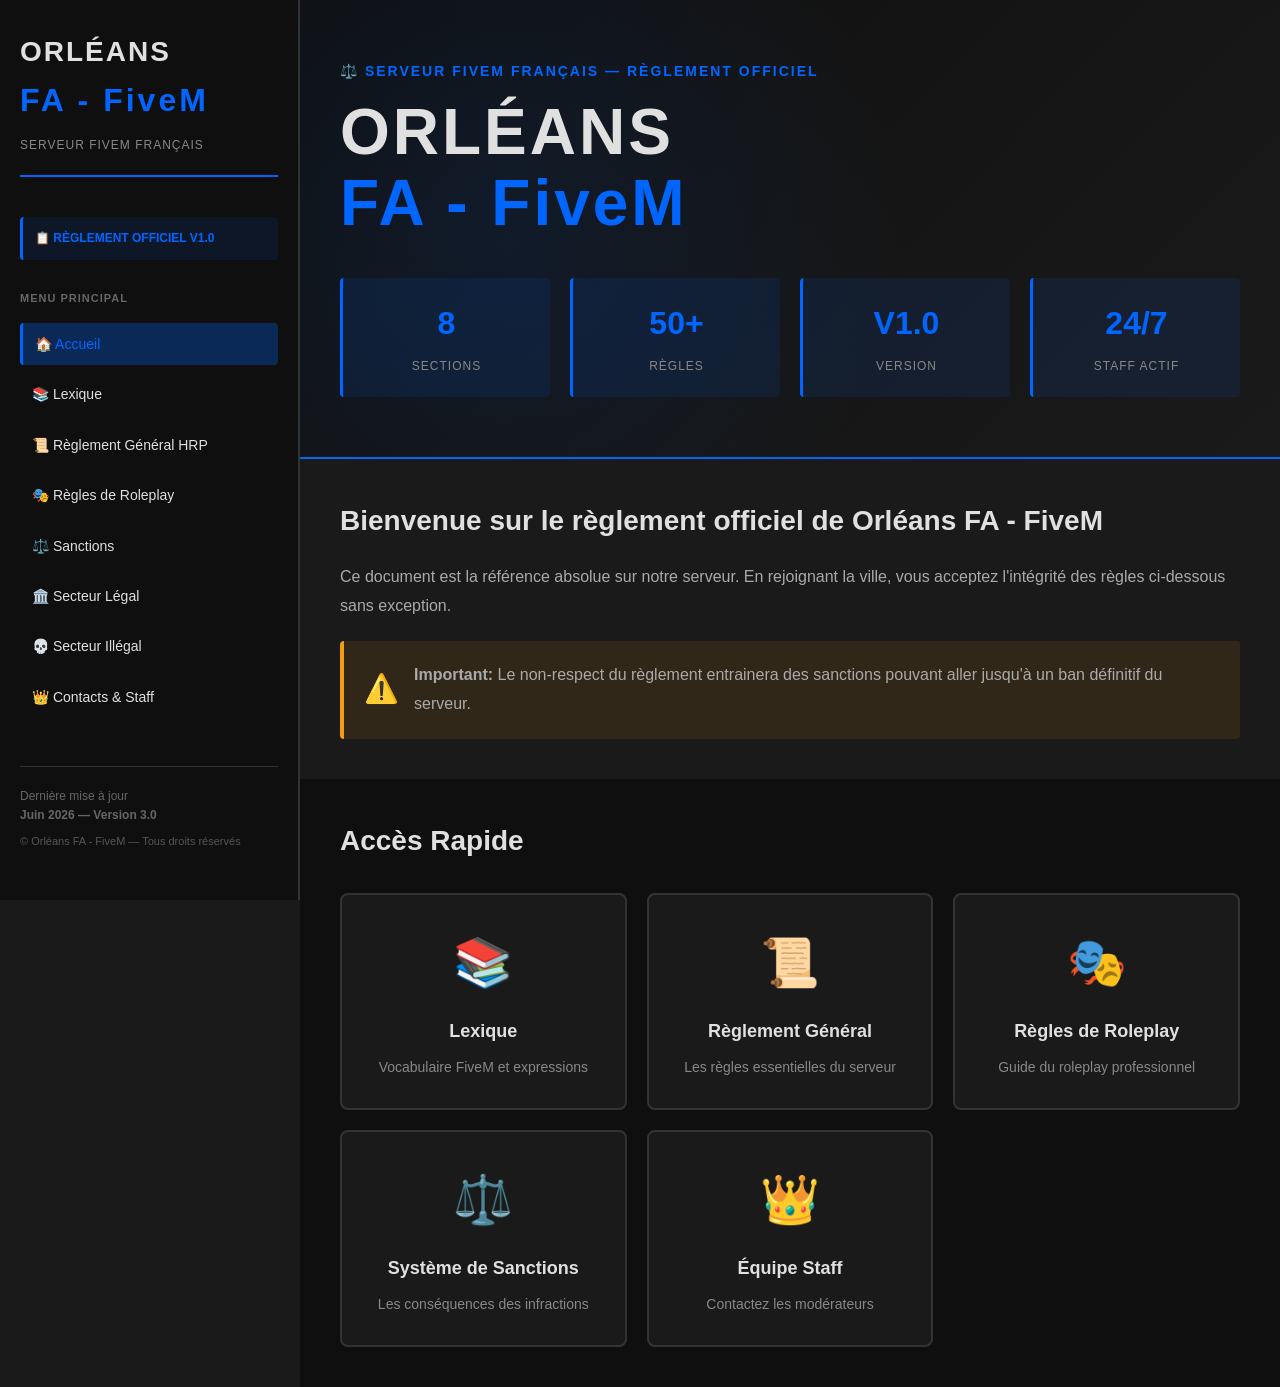
<file: index.html>
﻿<!DOCTYPE html>
<html lang="fr">
<head>
    <meta charset="UTF-8">
    <meta name="viewport" content="width=device-width, initial-scale=1.0">
    <title>Orléans FA - FiveM | Règlement Officiel</title>
    <link rel="stylesheet" href="styles.css">
</head>
<body>
    <!-- Écran de Chargement -->
    <div class="loader-container" id="loaderContainer">
        <div class="loader">
            <div class="loader-text">ORLÉANS FA - FIVEM</div>
            <div class="loader-bar"></div>
        </div>
    </div>

    <!-- Barre de Défilement -->
    <div class="scroll-progress" id="scrollProgress"></div>

    <!-- Bouton Scroll to Top -->
    <button id="scrollToTopBtn" title="Retour en haut" aria-label="Retour en haut"></button>

    <div class="container">
        <!-- Sidebar Navigation -->
        <aside class="sidebar">
            <div class="logo-section">
                <h1>ORLÉANS</h1>
                <h2>FA - FiveM</h2>
                <p class="subtitle">SERVEUR FIVEM FRANÇAIS</p>
            </div>

            <div class="version-info">
                <p class="version-title">📋 RÈGLEMENT OFFICIEL V1.0</p>
            </div>

            <nav class="menu-principal">
                <h3>MENU PRINCIPAL</h3>
                <ul>
                    <li><a href="index.html" class="nav-link active">🏠 Accueil</a></li>
                    <li><a href="pages/lexique.html" class="nav-link">📚 Lexique</a></li>
                    <li><a href="pages/reglement-general.html" class="nav-link">📜 Règlement Général HRP</a></li>
                    <li><a href="pages/regles-roleplay.html" class="nav-link">🎭 Règles de Roleplay</a></li>
                    <li><a href="pages/sanctions.html" class="nav-link">⚖️ Sanctions</a></li>
                    <li><a href="pages/secteur-legal.html" class="nav-link">🏛️ Secteur Légal</a></li>
                    <li><a href="pages/secteur-illegal.html" class="nav-link">💀 Secteur Illégal</a></li>
                    <li><a href="pages/contacts-staff.html" class="nav-link">👑 Contacts & Staff</a></li>
                </ul>
            </nav>

            <div class="footer-sidebar">
                <p>Dernière mise à jour<br><strong>Juin 2026 — Version 3.0</strong></p>
                <p class="copyright">© Orléans FA - FiveM — Tous droits réservés</p>
            </div>
        </aside>

        <!-- Menu Hamburger pour Mobile -->
        <div class="mobile-menu-toggle" id="mobileMenuToggle">
            <span></span>
            <span></span>
            <span></span>
        </div>

        <!-- Main Content -->
        <main class="main-content">
            <header class="header-banner">
                <div class="banner-content">
                    <p class="banner-subtitle">⚖️ SERVEUR FIVEM FRANÇAIS — RÈGLEMENT OFFICIEL</p>
                    <h1 class="banner-title">ORLÉANS<br><span class="highlight">FA - FiveM</span></h1>
                    <div class="stats">
                        <div class="stat-box">
                            <span class="stat-number">8</span>
                            <span class="stat-label">SECTIONS</span>
                        </div>
                        <div class="stat-box">
                            <span class="stat-number">50+</span>
                            <span class="stat-label">RÈGLES</span>
                        </div>
                        <div class="stat-box">
                            <span class="stat-number">V1.0</span>
                            <span class="stat-label">VERSION</span>
                        </div>
                        <div class="stat-box">
                            <span class="stat-number">24/7</span>
                            <span class="stat-label">STAFF ACTIF</span>
                        </div>
                    </div>
                </div>
            </header>

            <section class="welcome-section">
                <h2>Bienvenue sur le règlement officiel de <strong>Orléans FA - FiveM</strong></h2>
                <p>Ce document est la référence absolue sur notre serveur. En rejoignant la ville, vous acceptez l'intégrité des règles ci-dessous sans exception.</p>
                <div class="alert-banner">
                    <span class="alert-icon">⚠️</span>
                    <p><strong>Important:</strong> Le non-respect du règlement entrainera des sanctions pouvant aller jusqu'à un ban définitif du serveur.</p>
                </div>
            </section>

            <section class="quick-access">
                <h2>Accès Rapide</h2>
                <div class="quick-cards">
                    <a href="pages/lexique.html" class="quick-card">
                        <span class="card-icon">📚</span>
                        <h3>Lexique</h3>
                        <p>Vocabulaire FiveM et expressions</p>
                    </a>
                    <a href="pages/reglement-general.html" class="quick-card">
                        <span class="card-icon">📜</span>
                        <h3>Règlement Général</h3>
                        <p>Les règles essentielles du serveur</p>
                    </a>
                    <a href="pages/regles-roleplay.html" class="quick-card">
                        <span class="card-icon">🎭</span>
                        <h3>Règles de Roleplay</h3>
                        <p>Guide du roleplay professionnel</p>
                    </a>
                    <a href="pages/sanctions.html" class="quick-card">
                        <span class="card-icon">⚖️</span>
                        <h3>Système de Sanctions</h3>
                        <p>Les conséquences des infractions</p>
                    </a>
                    <a href="pages/contacts-staff.html" class="quick-card">
                        <span class="card-icon">👑</span>
                        <h3>Équipe Staff</h3>
                        <p>Contactez les modérateurs</p>
                    </a>
                </div>
            </section>
        </main>
    </div>

    <script src="script.js"></script>
</body>
</html>
</file>
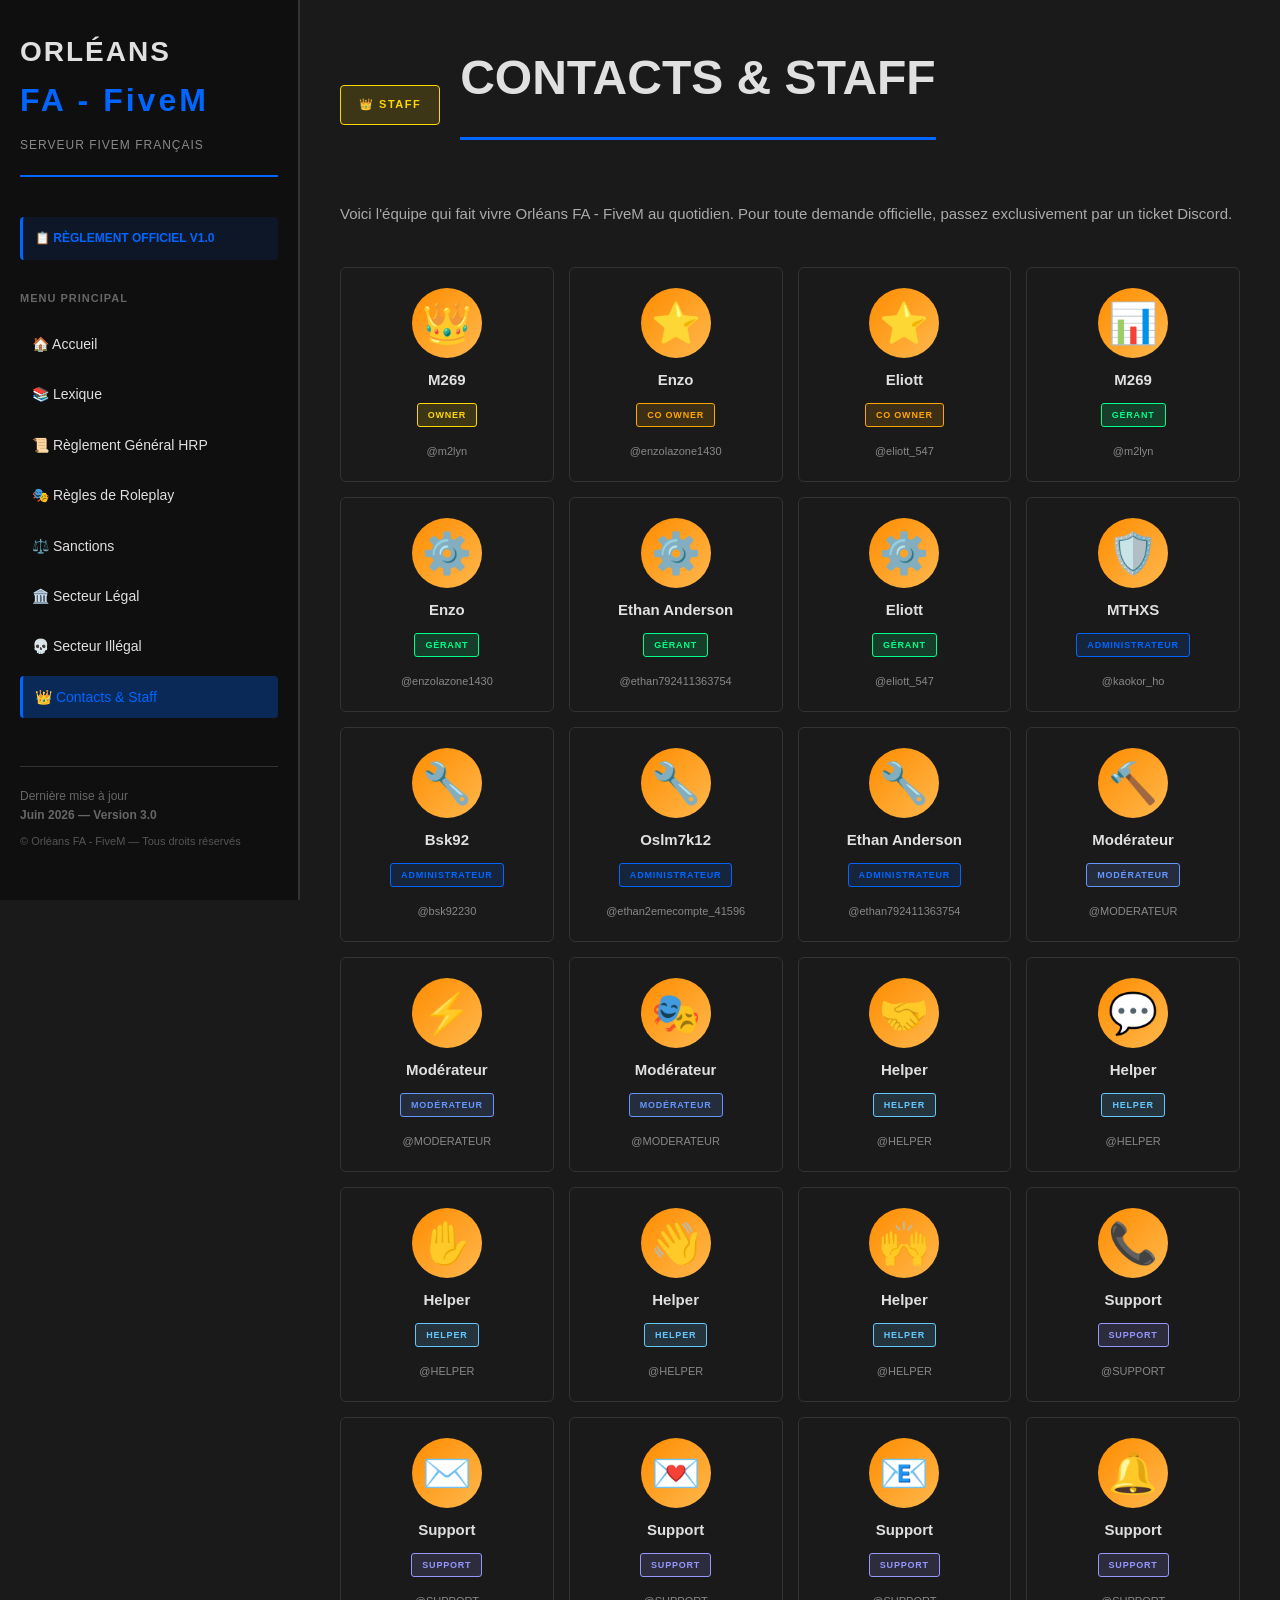
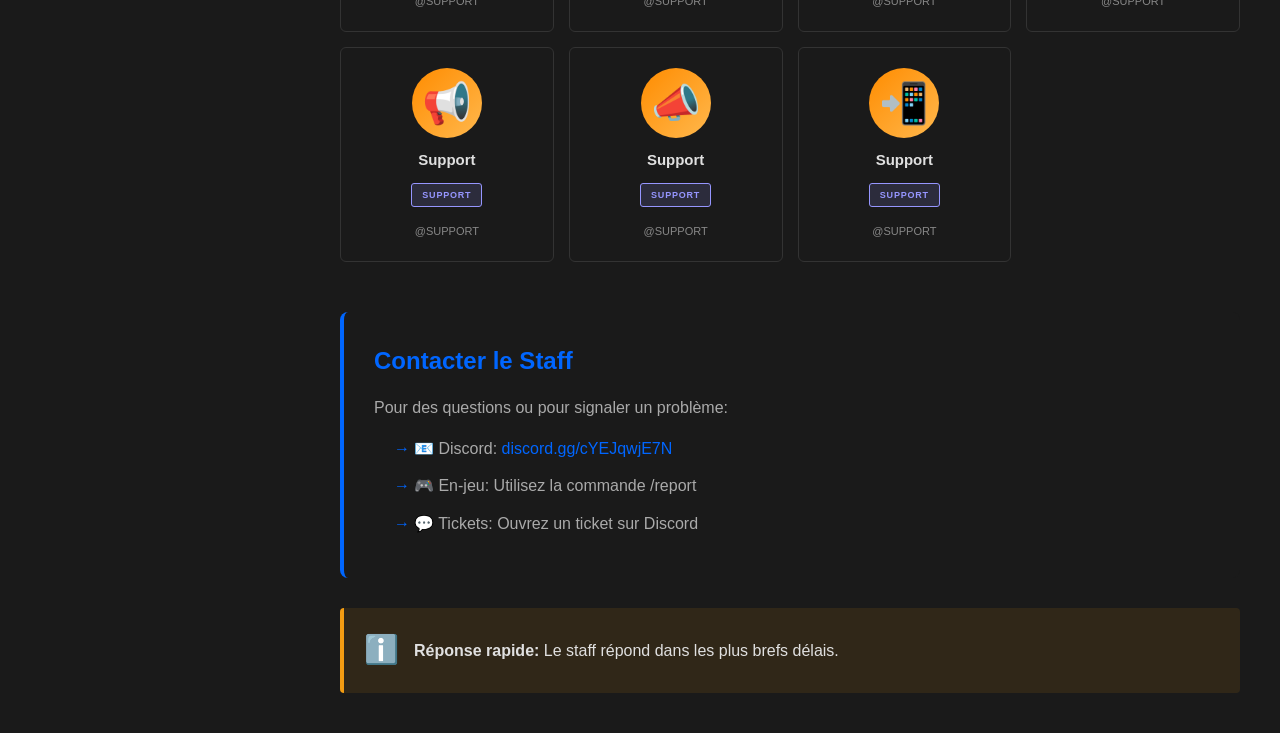
<file: pages/contacts-staff.html>
﻿<!DOCTYPE html>
<html lang="fr">
<head>
    <meta charset="UTF-8">
    <meta name="viewport" content="width=device-width, initial-scale=1.0">
    <title>Équipe Staff - Orléans FA - FiveM</title>
    <link rel="stylesheet" href="../styles.css">
    <link rel="stylesheet" href="../staff-styles.css">
</head>
<body>
    <div class="loader-container" id="loaderContainer">
        <div class="loader">
            <div class="loader-text">ORLÉANS FA - FIVEM</div>
            <div class="loader-bar"></div>
        </div>
    </div>

    <div class="scroll-progress" id="scrollProgress"></div>

    <button id="scrollToTopBtn" title="Retour en haut" aria-label="Retour en haut"></button>

    <div class="container">
        <aside class="sidebar">
            <div class="logo-section">
                <h1>ORLÉANS</h1>
                <h2>FA - FiveM</h2>
                <p class="subtitle">SERVEUR FIVEM FRANÇAIS</p>
            </div>

            <div class="version-info">
                <p class="version-title">📋 RÈGLEMENT OFFICIEL V1.0</p>
            </div>

            <nav class="menu-principal">
                <h3>MENU PRINCIPAL</h3>
                <ul>
                    <li><a href="../index.html" class="nav-link">🏠 Accueil</a></li>
                    <li><a href="lexique.html" class="nav-link">📚 Lexique</a></li>
                    <li><a href="reglement-general.html" class="nav-link">📜 Règlement Général HRP</a></li>
                    <li><a href="regles-roleplay.html" class="nav-link">🎭 Règles de Roleplay</a></li>
                    <li><a href="sanctions.html" class="nav-link">⚖️ Sanctions</a></li>
                    <li><a href="secteur-legal.html" class="nav-link">🏛️ Secteur Légal</a></li>
                    <li><a href="secteur-illegal.html" class="nav-link">💀 Secteur Illégal</a></li>
                    <li><a href="contacts-staff.html" class="nav-link active">👑 Contacts & Staff</a></li>
                </ul>
            </nav>

            <div class="footer-sidebar">
                <p>Dernière mise à jour<br><strong>Juin 2026 — Version 3.0</strong></p>
                <p class="copyright">© Orléans FA - FiveM — Tous droits réservés</p>
            </div>
        </aside>

        <div class="mobile-menu-toggle" id="mobileMenuToggle">
            <span></span>
            <span></span>
            <span></span>
        </div>

        <main class="main-content">
            <div class="page-content staff-page">
                <div class="staff-header">
                    <div class="staff-badge">👑 STAFF</div>
                    <h1 class="page-title">CONTACTS & STAFF</h1>
                </div>

                <p class="staff-intro">Voici l'équipe qui fait vivre Orléans FA - FiveM au quotidien. Pour toute demande officielle, passez exclusivement par un ticket Discord.</p>

                <!-- ALL STAFF GRID -->
                <div class="staff-grid">
                    <!-- OWNER -->
                    <div class="staff-card" data-role="Owner">
                        <div class="staff-card-hover-bar"></div>
                        <div class="staff-avatar">👑</div>
                        <h3 class="staff-name">M269</h3>
                        <div class="staff-role owner">Owner</div>
                        <p class="staff-discord">@m2lyn</p>
                    </div>

                    <!-- CO-OWNER -->
                    <div class="staff-card" data-role="Co Owner">
                        <div class="staff-card-hover-bar"></div>
                        <div class="staff-avatar">⭐</div>
                        <h3 class="staff-name">Enzo</h3>
                        <div class="staff-role co-owner">Co Owner</div>
                        <p class="staff-discord">@enzolazone1430</p>
                    </div>

                    <div class="staff-card" data-role="Co Owner">
                        <div class="staff-card-hover-bar"></div>
                        <div class="staff-avatar">⭐</div>
                        <h3 class="staff-name">Eliott</h3>
                        <div class="staff-role co-owner">Co Owner</div>
                        <p class="staff-discord">@eliott_547</p>
                    </div>

                    <!-- GÉRANTS -->
                    <div class="staff-card" data-role="Gérant">
                        <div class="staff-card-hover-bar"></div>
                        <div class="staff-avatar">📊</div>
                        <h3 class="staff-name">M269</h3>
                        <div class="staff-role gerant">Gérant</div>
                        <p class="staff-discord">@m2lyn</p>
                    </div>

                    <div class="staff-card" data-role="Gérant">
                        <div class="staff-card-hover-bar"></div>
                        <div class="staff-avatar">⚙️</div>
                        <h3 class="staff-name">Enzo</h3>
                        <div class="staff-role gerant">Gérant</div>
                        <p class="staff-discord">@enzolazone1430</p>
                    </div>

                    <div class="staff-card" data-role="Gérant">
                        <div class="staff-card-hover-bar"></div>
                        <div class="staff-avatar">⚙️</div>
                        <h3 class="staff-name">Ethan Anderson</h3>
                        <div class="staff-role gerant">Gérant</div>
                        <p class="staff-discord">@ethan792411363754</p>
                    </div>

                    <div class="staff-card" data-role="Gérant">
                        <div class="staff-card-hover-bar"></div>
                        <div class="staff-avatar">⚙️</div>
                        <h3 class="staff-name">Eliott</h3>
                        <div class="staff-role gerant">Gérant</div>
                        <p class="staff-discord">@eliott_547</p>
                    </div>

                    <!-- ADMINISTRATEURS -->
                    <div class="staff-card" data-role="Administrateur">
                        <div class="staff-card-hover-bar"></div>
                        <div class="staff-avatar">🛡️</div>
                        <h3 class="staff-name">MTHXS</h3>
                        <div class="staff-role admin">Administrateur</div>
                        <p class="staff-discord">@kaokor_ho</p>
                    </div>

                    <div class="staff-card" data-role="Administrateur">
                        <div class="staff-card-hover-bar"></div>
                        <div class="staff-avatar">🔧</div>
                        <h3 class="staff-name">Bsk92</h3>
                        <div class="staff-role admin">Administrateur</div>
                        <p class="staff-discord">@bsk92230</p>
                    </div>

                    <div class="staff-card" data-role="Administrateur">
                        <div class="staff-card-hover-bar"></div>
                        <div class="staff-avatar">🔧</div>
                        <h3 class="staff-name">Oslm7k12</h3>
                        <div class="staff-role admin">Administrateur</div>
                        <p class="staff-discord">@ethan2emecompte_41596</p>
                    </div>

                    <div class="staff-card" data-role="Administrateur">
                        <div class="staff-card-hover-bar"></div>
                        <div class="staff-avatar">🔧</div>
                        <h3 class="staff-name">Ethan Anderson</h3>
                        <div class="staff-role admin">Administrateur</div>
                        <p class="staff-discord">@ethan792411363754</p>
                    </div>

                    <!-- MODÉRATEURS -->
                    <div class="staff-card" data-role="Modérateur">
                        <div class="staff-card-hover-bar"></div>
                        <div class="staff-avatar">🔨</div>
                        <h3 class="staff-name">Modérateur</h3>
                        <div class="staff-role moderator">Modérateur</div>
                        <p class="staff-discord">@MODERATEUR</p>
                    </div>

                    <div class="staff-card" data-role="Modérateur">
                        <div class="staff-card-hover-bar"></div>
                        <div class="staff-avatar">⚡</div>
                        <h3 class="staff-name">Modérateur</h3>
                        <div class="staff-role moderator">Modérateur</div>
                        <p class="staff-discord">@MODERATEUR</p>
                    </div>

                    <div class="staff-card" data-role="Modérateur">
                        <div class="staff-card-hover-bar"></div>
                        <div class="staff-avatar">🎭</div>
                        <h3 class="staff-name">Modérateur</h3>
                        <div class="staff-role moderator">Modérateur</div>
                        <p class="staff-discord">@MODERATEUR</p>
                    </div>

                    <!-- HELPERS -->
                    <div class="staff-card" data-role="Helper">
                        <div class="staff-card-hover-bar"></div>
                        <div class="staff-avatar">🤝</div>
                        <h3 class="staff-name">Helper</h3>
                        <div class="staff-role helper">Helper</div>
                        <p class="staff-discord">@HELPER</p>
                    </div>

                    <div class="staff-card" data-role="Helper">
                        <div class="staff-card-hover-bar"></div>
                        <div class="staff-avatar">💬</div>
                        <h3 class="staff-name">Helper</h3>
                        <div class="staff-role helper">Helper</div>
                        <p class="staff-discord">@HELPER</p>
                    </div>

                    <div class="staff-card" data-role="Helper">
                        <div class="staff-card-hover-bar"></div>
                        <div class="staff-avatar">✋</div>
                        <h3 class="staff-name">Helper</h3>
                        <div class="staff-role helper">Helper</div>
                        <p class="staff-discord">@HELPER</p>
                    </div>

                    <div class="staff-card" data-role="Helper">
                        <div class="staff-card-hover-bar"></div>
                        <div class="staff-avatar">👋</div>
                        <h3 class="staff-name">Helper</h3>
                        <div class="staff-role helper">Helper</div>
                        <p class="staff-discord">@HELPER</p>
                    </div>

                    <div class="staff-card" data-role="Helper">
                        <div class="staff-card-hover-bar"></div>
                        <div class="staff-avatar">🙌</div>
                        <h3 class="staff-name">Helper</h3>
                        <div class="staff-role helper">Helper</div>
                        <p class="staff-discord">@HELPER</p>
                    </div>

                    <!-- SUPPORT -->
                    <div class="staff-card" data-role="Support">
                        <div class="staff-card-hover-bar"></div>
                        <div class="staff-avatar">📞</div>
                        <h3 class="staff-name">Support</h3>
                        <div class="staff-role support">Support</div>
                        <p class="staff-discord">@SUPPORT</p>
                    </div>

                    <div class="staff-card" data-role="Support">
                        <div class="staff-card-hover-bar"></div>
                        <div class="staff-avatar">✉️</div>
                        <h3 class="staff-name">Support</h3>
                        <div class="staff-role support">Support</div>
                        <p class="staff-discord">@SUPPORT</p>
                    </div>

                    <div class="staff-card" data-role="Support">
                        <div class="staff-card-hover-bar"></div>
                        <div class="staff-avatar">💌</div>
                        <h3 class="staff-name">Support</h3>
                        <div class="staff-role support">Support</div>
                        <p class="staff-discord">@SUPPORT</p>
                    </div>

                    <div class="staff-card" data-role="Support">
                        <div class="staff-card-hover-bar"></div>
                        <div class="staff-avatar">📧</div>
                        <h3 class="staff-name">Support</h3>
                        <div class="staff-role support">Support</div>
                        <p class="staff-discord">@SUPPORT</p>
                    </div>

                    <div class="staff-card" data-role="Support">
                        <div class="staff-card-hover-bar"></div>
                        <div class="staff-avatar">🔔</div>
                        <h3 class="staff-name">Support</h3>
                        <div class="staff-role support">Support</div>
                        <p class="staff-discord">@SUPPORT</p>
                    </div>

                    <div class="staff-card" data-role="Support">
                        <div class="staff-card-hover-bar"></div>
                        <div class="staff-avatar">📢</div>
                        <h3 class="staff-name">Support</h3>
                        <div class="staff-role support">Support</div>
                        <p class="staff-discord">@SUPPORT</p>
                    </div>

                    <div class="staff-card" data-role="Support">
                        <div class="staff-card-hover-bar"></div>
                        <div class="staff-avatar">📣</div>
                        <h3 class="staff-name">Support</h3>
                        <div class="staff-role support">Support</div>
                        <p class="staff-discord">@SUPPORT</p>
                    </div>

                    <div class="staff-card" data-role="Support">
                        <div class="staff-card-hover-bar"></div>
                        <div class="staff-avatar">📲</div>
                        <h3 class="staff-name">Support</h3>
                        <div class="staff-role support">Support</div>
                        <p class="staff-discord">@SUPPORT</p>
                    </div>
                </div>

                <!-- CONTACT INFO -->
                <div class="contact-section">
                    <h2>Contacter le Staff</h2>
                    <p>Pour des questions ou pour signaler un problème:</p>
                    <ul>
                        <li>📧 Discord: <a href="https://discord.gg/cYEJqwjE7N" target="_blank" style="color: #0066FF; text-decoration: none;">discord.gg/cYEJqwjE7N</a></li>
                        <li>🎮 En-jeu: Utilisez la commande /report</li>
                        <li>💬 Tickets: Ouvrez un ticket sur Discord</li>
                    </ul>
                </div>

                <div class="alert-banner">
                    <span class="alert-icon">ℹ️</span>
                    <p><strong>Réponse rapide:</strong> Le staff répond dans les plus brefs délais.</p>
                </div>
            </div>
        </main>
    </div>

    <script src="../script.js"></script>
    <script src="../staff-script.js"></script>
</body>
</html>
</file>
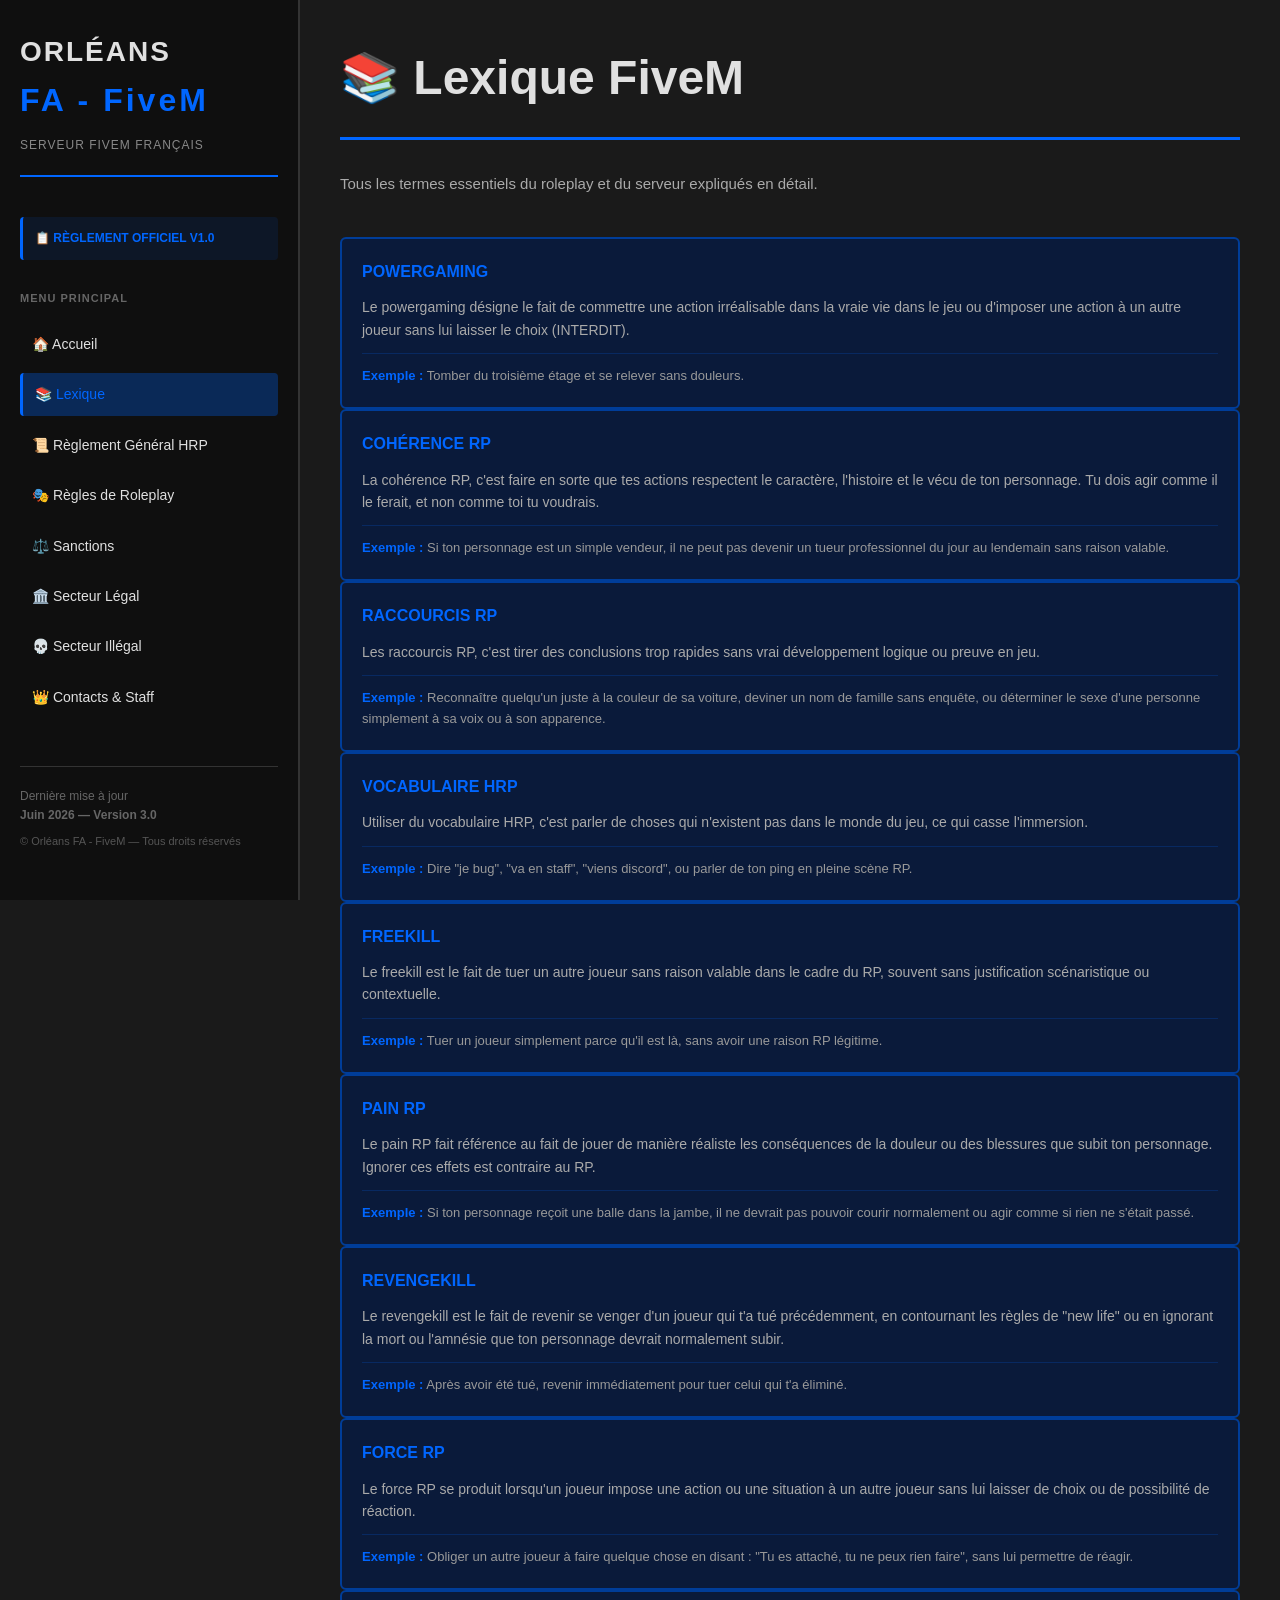
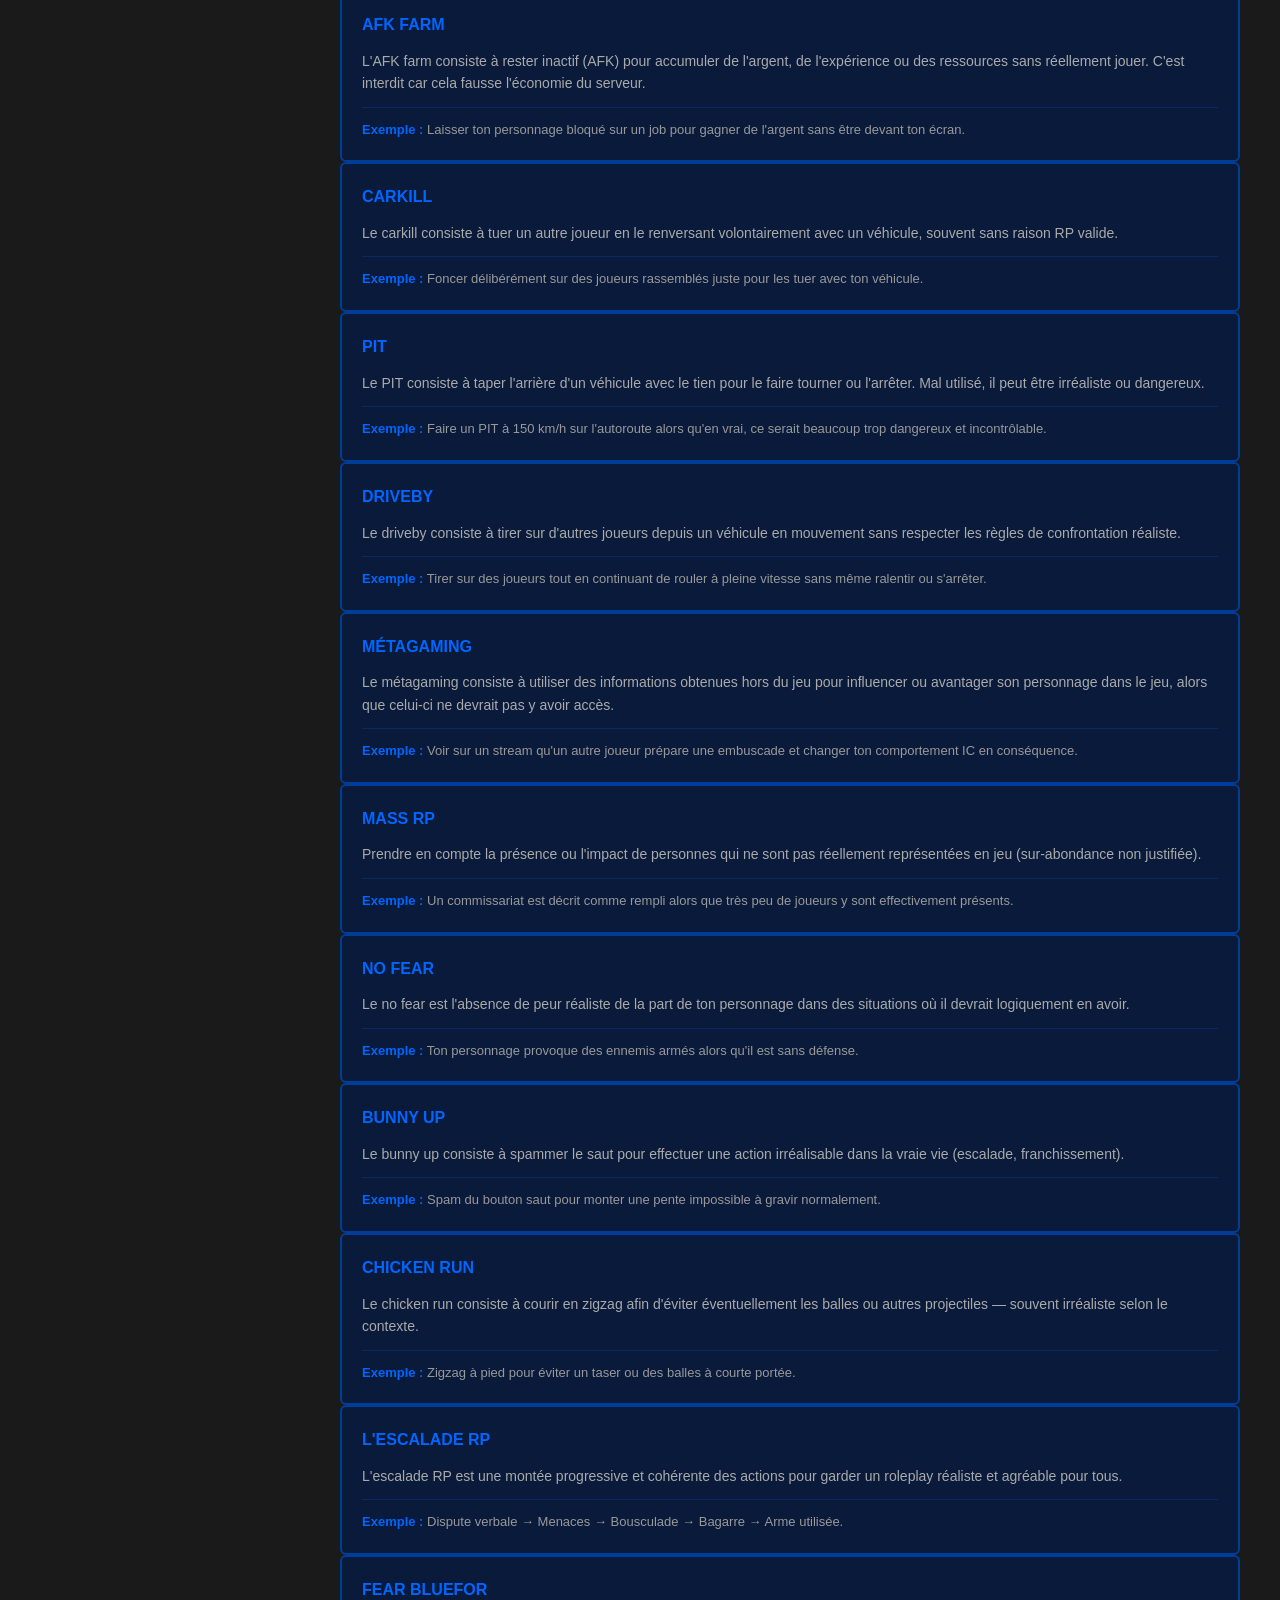
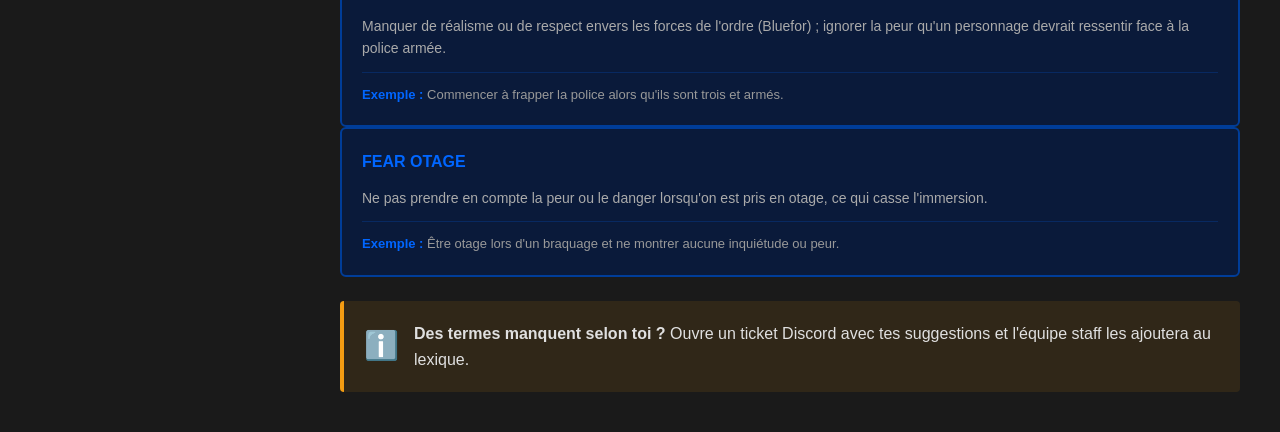
<file: pages/lexique.html>
﻿<!DOCTYPE html>
<html lang="fr">
<head>
  <meta charset="utf-8" />
  <meta name="viewport" content="width=device-width,initial-scale=1" />
  <title>Lexique FiveM - Orléans FA - FiveM</title>
  <link rel="stylesheet" href="../styles.css">
</head>
<body>
  <div class="loader-container" id="loaderContainer">
    <div class="loader">
      <div class="loader-text">ORLÉANS FA - FIVEM</div>
      <div class="loader-bar"></div>
    </div>
  </div>

  <div class="scroll-progress" id="scrollProgress"></div>
  <button id="scrollToTopBtn" title="Retour en haut"></button>

  <div class="container">
    <aside class="sidebar">
      <div class="logo-section">
        <h1>ORLÉANS</h1>
        <h2>FA - FiveM</h2>
        <p class="subtitle">SERVEUR FIVEM FRANÇAIS</p>
      </div>

      <div class="version-info">
        <p class="version-title">📋 RÈGLEMENT OFFICIEL V1.0</p>
      </div>

      <nav class="menu-principal">
        <h3>MENU PRINCIPAL</h3>
        <ul>
          <li><a href="../index.html" class="nav-link">🏠 Accueil</a></li>
          <li><a href="lexique.html" class="nav-link active">📚 Lexique</a></li>
          <li><a href="reglement-general.html" class="nav-link">📜 Règlement Général HRP</a></li>
          <li><a href="regles-roleplay.html" class="nav-link">🎭 Règles de Roleplay</a></li>
          <li><a href="sanctions.html" class="nav-link">⚖️ Sanctions</a></li>
          <li><a href="secteur-legal.html" class="nav-link">🏛️ Secteur Légal</a></li>
          <li><a href="secteur-illegal.html" class="nav-link">💀 Secteur Illégal</a></li>
          <li><a href="contacts-staff.html" class="nav-link">👑 Contacts & Staff</a></li>
        </ul>
      </nav>

      <div class="footer-sidebar">
        <p>Dernière mise à jour<br><strong>Juin 2026 — Version 3.0</strong></p>
        <p class="copyright">© Orléans FA - FiveM — Tous droits réservés</p>
      </div>
    </aside>

    <div class="mobile-menu-toggle" id="mobileMenuToggle">
      <span></span><span></span><span></span>
    </div>

    <main class="main-content">
      <div class="page-content">
        <h1 class="page-title">📚 Lexique FiveM</h1>
        <p class="staff-intro">Tous les termes essentiels du roleplay et du serveur expliqués en détail.</p>

        <section class="lexique-cards">

          <article class="lex-card">
            <header class="lex-card-header">POWERGAMING</header>
            <div class="lex-card-body">
              <p class="lex-desc">Le powergaming désigne le fait de commettre une action irréalisable dans la vraie vie dans le jeu ou d'imposer une action à un autre joueur sans lui laisser le choix (INTERDIT).</p>
              <p class="lex-example"><strong>Exemple :</strong> Tomber du troisième étage et se relever sans douleurs.</p>
            </div>
          </article>

          <article class="lex-card">
            <header class="lex-card-header">COHÉRENCE RP</header>
            <div class="lex-card-body">
              <p class="lex-desc">La cohérence RP, c'est faire en sorte que tes actions respectent le caractère, l'histoire et le vécu de ton personnage. Tu dois agir comme il le ferait, et non comme toi tu voudrais.</p>
              <p class="lex-example"><strong>Exemple :</strong> Si ton personnage est un simple vendeur, il ne peut pas devenir un tueur professionnel du jour au lendemain sans raison valable.</p>
            </div>
          </article>

          <article class="lex-card">
            <header class="lex-card-header">RACCOURCIS RP</header>
            <div class="lex-card-body">
              <p class="lex-desc">Les raccourcis RP, c'est tirer des conclusions trop rapides sans vrai développement logique ou preuve en jeu.</p>
              <p class="lex-example"><strong>Exemple :</strong> Reconnaître quelqu'un juste à la couleur de sa voiture, deviner un nom de famille sans enquête, ou déterminer le sexe d'une personne simplement à sa voix ou à son apparence.</p>
            </div>
          </article>

          <article class="lex-card">
            <header class="lex-card-header">VOCABULAIRE HRP</header>
            <div class="lex-card-body">
              <p class="lex-desc">Utiliser du vocabulaire HRP, c'est parler de choses qui n'existent pas dans le monde du jeu, ce qui casse l'immersion.</p>
              <p class="lex-example"><strong>Exemple :</strong> Dire "je bug", "va en staff", "viens discord", ou parler de ton ping en pleine scène RP.</p>
            </div>
          </article>

          <article class="lex-card">
            <header class="lex-card-header">FREEKILL</header>
            <div class="lex-card-body">
              <p class="lex-desc">Le freekill est le fait de tuer un autre joueur sans raison valable dans le cadre du RP, souvent sans justification scénaristique ou contextuelle.</p>
              <p class="lex-example"><strong>Exemple :</strong> Tuer un joueur simplement parce qu'il est là, sans avoir une raison RP légitime.</p>
            </div>
          </article>

          <article class="lex-card">
            <header class="lex-card-header">PAIN RP</header>
            <div class="lex-card-body">
              <p class="lex-desc">Le pain RP fait référence au fait de jouer de manière réaliste les conséquences de la douleur ou des blessures que subit ton personnage. Ignorer ces effets est contraire au RP.</p>
              <p class="lex-example"><strong>Exemple :</strong> Si ton personnage reçoit une balle dans la jambe, il ne devrait pas pouvoir courir normalement ou agir comme si rien ne s'était passé.</p>
            </div>
          </article>

          <article class="lex-card">
            <header class="lex-card-header">REVENGEKILL</header>
            <div class="lex-card-body">
              <p class="lex-desc">Le revengekill est le fait de revenir se venger d'un joueur qui t'a tué précédemment, en contournant les règles de "new life" ou en ignorant la mort ou l'amnésie que ton personnage devrait normalement subir.</p>
              <p class="lex-example"><strong>Exemple :</strong> Après avoir été tué, revenir immédiatement pour tuer celui qui t'a éliminé.</p>
            </div>
          </article>

          <article class="lex-card">
            <header class="lex-card-header">FORCE RP</header>
            <div class="lex-card-body">
              <p class="lex-desc">Le force RP se produit lorsqu'un joueur impose une action ou une situation à un autre joueur sans lui laisser de choix ou de possibilité de réaction.</p>
              <p class="lex-example"><strong>Exemple :</strong> Obliger un autre joueur à faire quelque chose en disant : "Tu es attaché, tu ne peux rien faire", sans lui permettre de réagir.</p>
            </div>
          </article>

          <article class="lex-card">
            <header class="lex-card-header">AFK FARM</header>
            <div class="lex-card-body">
              <p class="lex-desc">L'AFK farm consiste à rester inactif (AFK) pour accumuler de l'argent, de l'expérience ou des ressources sans réellement jouer. C'est interdit car cela fausse l'économie du serveur.</p>
              <p class="lex-example"><strong>Exemple :</strong> Laisser ton personnage bloqué sur un job pour gagner de l'argent sans être devant ton écran.</p>
            </div>
          </article>

          <article class="lex-card">
            <header class="lex-card-header">CARKILL</header>
            <div class="lex-card-body">
              <p class="lex-desc">Le carkill consiste à tuer un autre joueur en le renversant volontairement avec un véhicule, souvent sans raison RP valide.</p>
              <p class="lex-example"><strong>Exemple :</strong> Foncer délibérément sur des joueurs rassemblés juste pour les tuer avec ton véhicule.</p>
            </div>
          </article>

          <article class="lex-card">
            <header class="lex-card-header">PIT</header>
            <div class="lex-card-body">
              <p class="lex-desc">Le PIT consiste à taper l'arrière d'un véhicule avec le tien pour le faire tourner ou l'arrêter. Mal utilisé, il peut être irréaliste ou dangereux.</p>
              <p class="lex-example"><strong>Exemple :</strong> Faire un PIT à 150 km/h sur l'autoroute alors qu'en vrai, ce serait beaucoup trop dangereux et incontrôlable.</p>
            </div>
          </article>

          <article class="lex-card">
            <header class="lex-card-header">DRIVEBY</header>
            <div class="lex-card-body">
              <p class="lex-desc">Le driveby consiste à tirer sur d'autres joueurs depuis un véhicule en mouvement sans respecter les règles de confrontation réaliste.</p>
              <p class="lex-example"><strong>Exemple :</strong> Tirer sur des joueurs tout en continuant de rouler à pleine vitesse sans même ralentir ou s'arrêter.</p>
            </div>
          </article>

          <article class="lex-card">
            <header class="lex-card-header">MÉTAGAMING</header>
            <div class="lex-card-body">
              <p class="lex-desc">Le métagaming consiste à utiliser des informations obtenues hors du jeu pour influencer ou avantager son personnage dans le jeu, alors que celui-ci ne devrait pas y avoir accès.</p>
              <p class="lex-example"><strong>Exemple :</strong> Voir sur un stream qu'un autre joueur prépare une embuscade et changer ton comportement IC en conséquence.</p>
            </div>
          </article>

          <article class="lex-card">
            <header class="lex-card-header">MASS RP</header>
            <div class="lex-card-body">
              <p class="lex-desc">Prendre en compte la présence ou l'impact de personnes qui ne sont pas réellement représentées en jeu (sur-abondance non justifiée).</p>
              <p class="lex-example"><strong>Exemple :</strong> Un commissariat est décrit comme rempli alors que très peu de joueurs y sont effectivement présents.</p>
            </div>
          </article>

          <article class="lex-card">
            <header class="lex-card-header">NO FEAR</header>
            <div class="lex-card-body">
              <p class="lex-desc">Le no fear est l'absence de peur réaliste de la part de ton personnage dans des situations où il devrait logiquement en avoir.</p>
              <p class="lex-example"><strong>Exemple :</strong> Ton personnage provoque des ennemis armés alors qu'il est sans défense.</p>
            </div>
          </article>

          <article class="lex-card">
            <header class="lex-card-header">BUNNY UP</header>
            <div class="lex-card-body">
              <p class="lex-desc">Le bunny up consiste à spammer le saut pour effectuer une action irréalisable dans la vraie vie (escalade, franchissement).</p>
              <p class="lex-example"><strong>Exemple :</strong> Spam du bouton saut pour monter une pente impossible à gravir normalement.</p>
            </div>
          </article>

          <article class="lex-card">
            <header class="lex-card-header">CHICKEN RUN</header>
            <div class="lex-card-body">
              <p class="lex-desc">Le chicken run consiste à courir en zigzag afin d'éviter éventuellement les balles ou autres projectiles — souvent irréaliste selon le contexte.</p>
              <p class="lex-example"><strong>Exemple :</strong> Zigzag à pied pour éviter un taser ou des balles à courte portée.</p>
            </div>
          </article>

          <article class="lex-card">
            <header class="lex-card-header">L'ESCALADE RP</header>
            <div class="lex-card-body">
              <p class="lex-desc">L'escalade RP est une montée progressive et cohérente des actions pour garder un roleplay réaliste et agréable pour tous.</p>
              <p class="lex-example"><strong>Exemple :</strong> Dispute verbale → Menaces → Bousculade → Bagarre → Arme utilisée.</p>
            </div>
          </article>

          <article class="lex-card">
            <header class="lex-card-header">FEAR BLUEFOR</header>
            <div class="lex-card-body">
              <p class="lex-desc">Manquer de réalisme ou de respect envers les forces de l'ordre (Bluefor) ; ignorer la peur qu'un personnage devrait ressentir face à la police armée.</p>
              <p class="lex-example"><strong>Exemple :</strong> Commencer à frapper la police alors qu'ils sont trois et armés.</p>
            </div>
          </article>

          <article class="lex-card">
            <header class="lex-card-header">FEAR OTAGE</header>
            <div class="lex-card-body">
              <p class="lex-desc">Ne pas prendre en compte la peur ou le danger lorsqu'on est pris en otage, ce qui casse l'immersion.</p>
              <p class="lex-example"><strong>Exemple :</strong> Être otage lors d'un braquage et ne montrer aucune inquiétude ou peur.</p>
            </div>
          </article>

        </section>

        <div class="alert-banner" style="margin-top:24px;">
          <span class="alert-icon">ℹ️</span>
          <p><strong>Des termes manquent selon toi ?</strong> Ouvre un ticket Discord avec tes suggestions et l'équipe staff les ajoutera au lexique.</p>
        </div>
      </div>
    </main>
  </div>

  <script src="../script.js"></script>
</body>
</html>
</file>
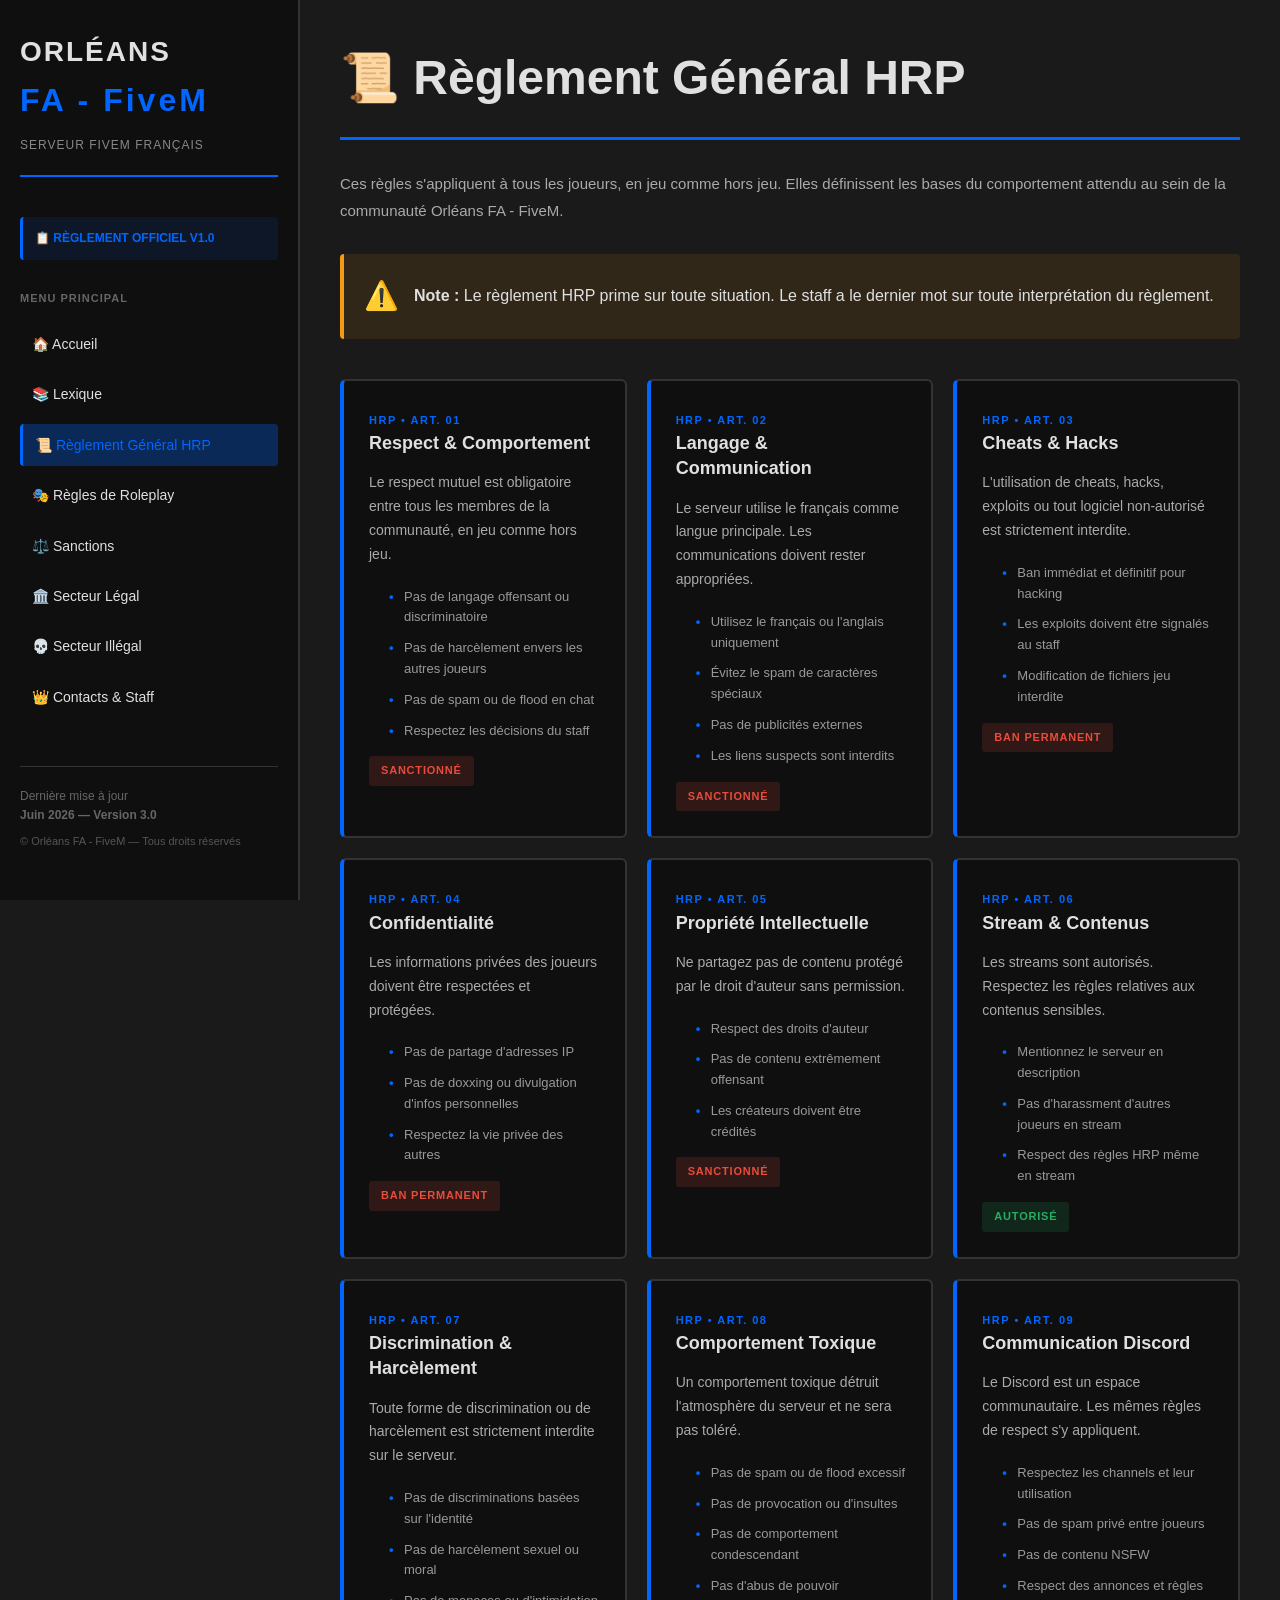
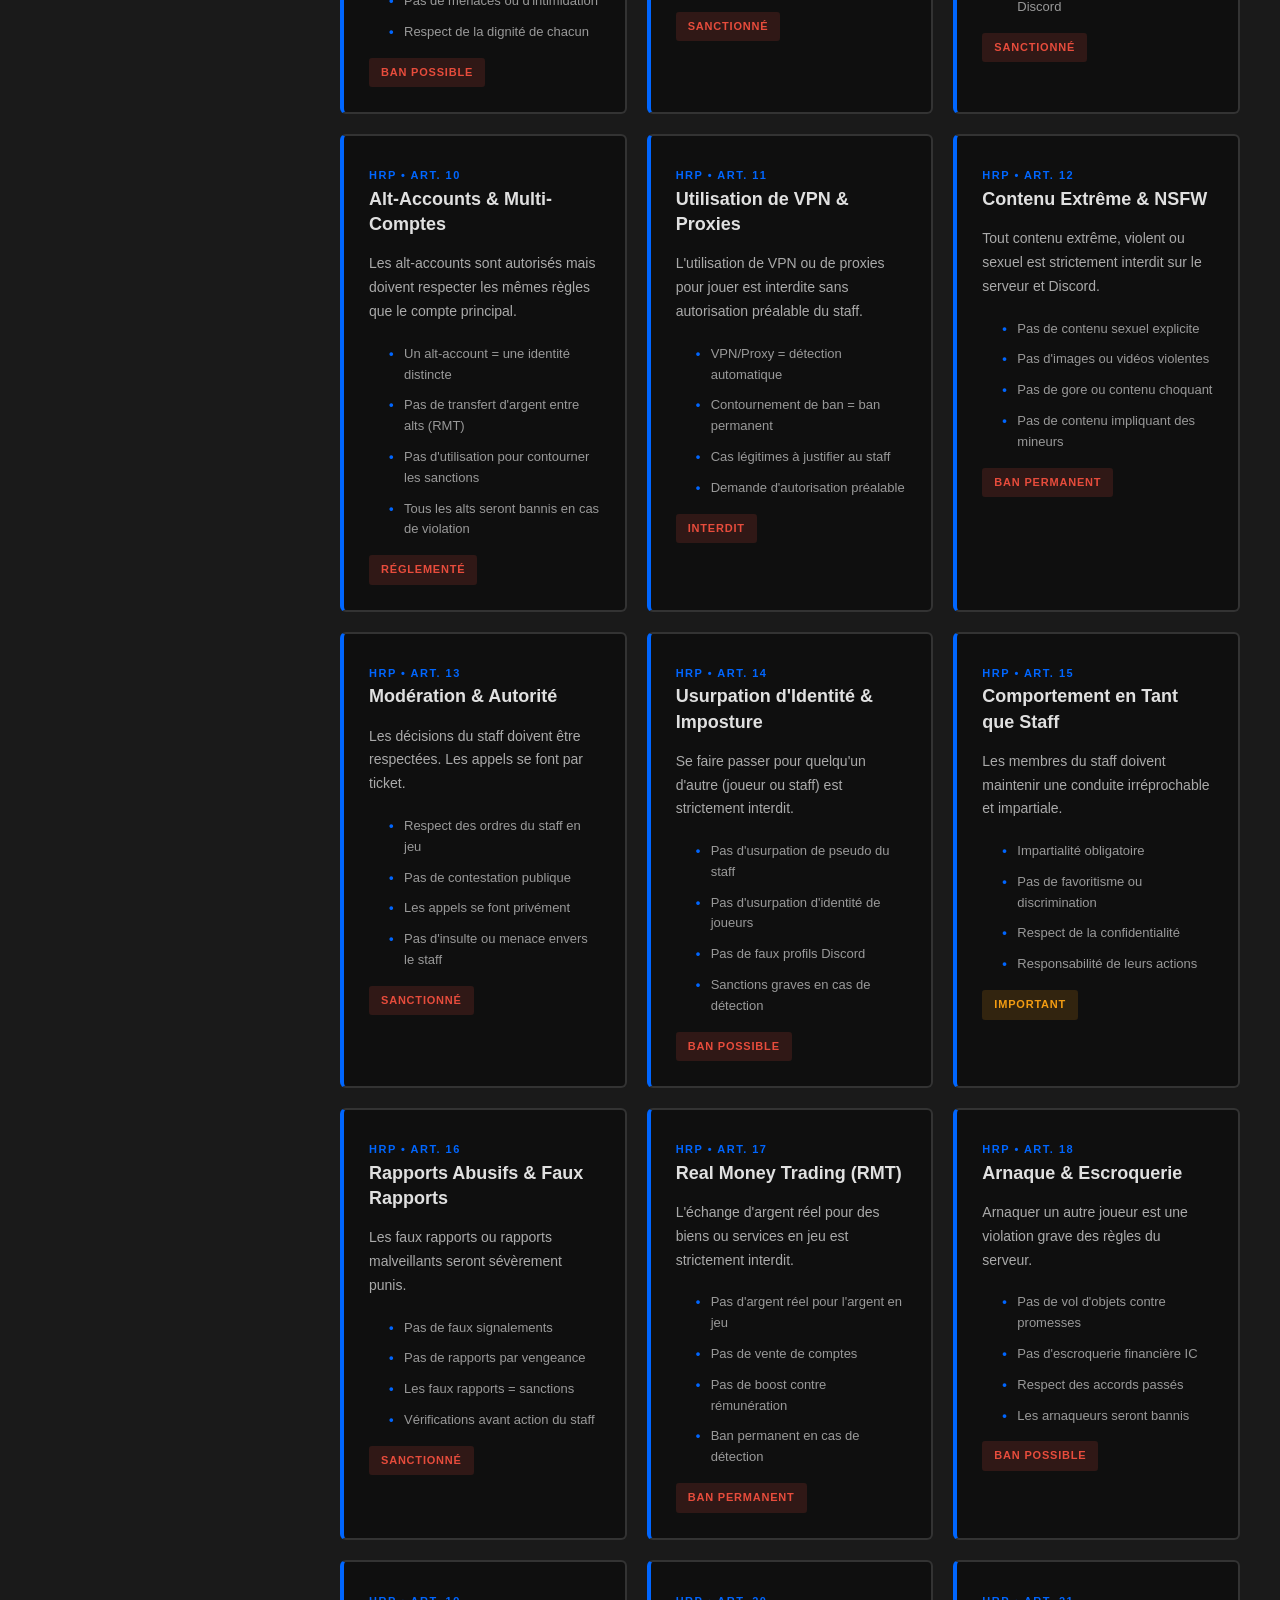
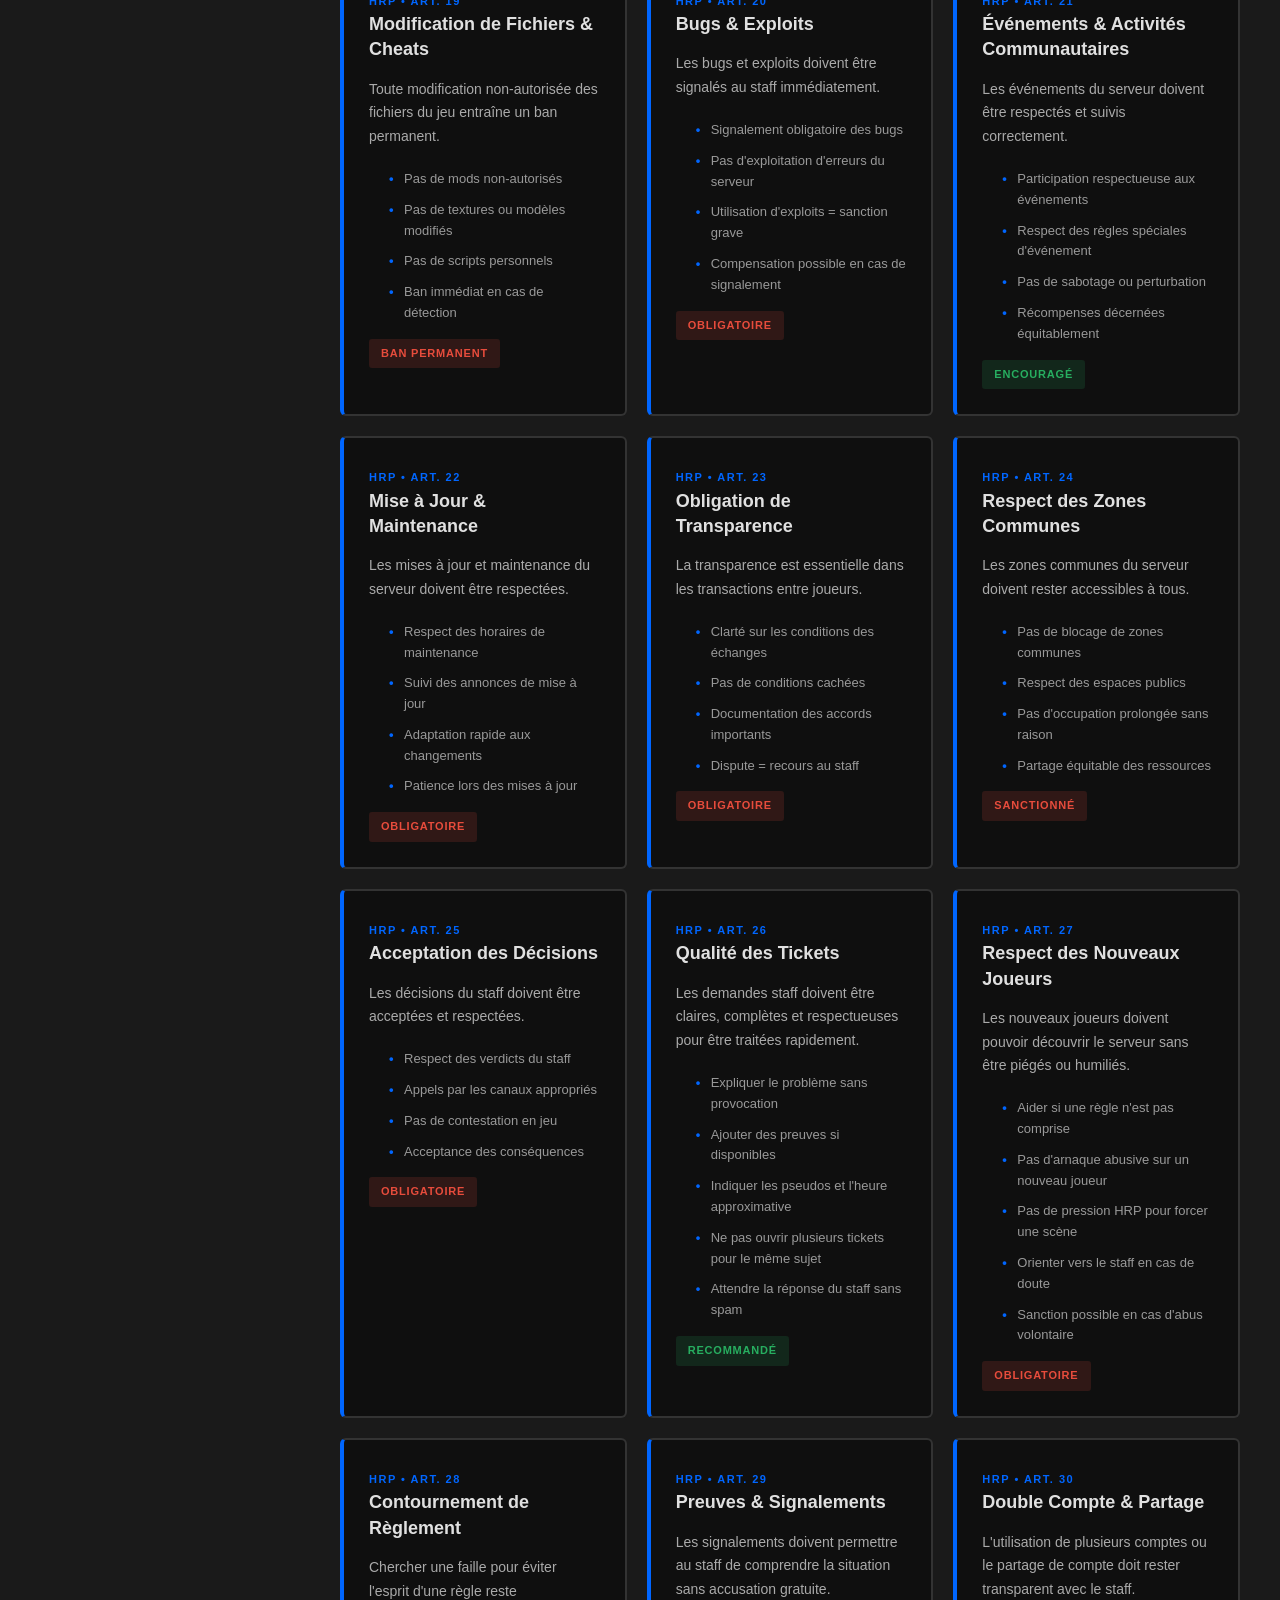
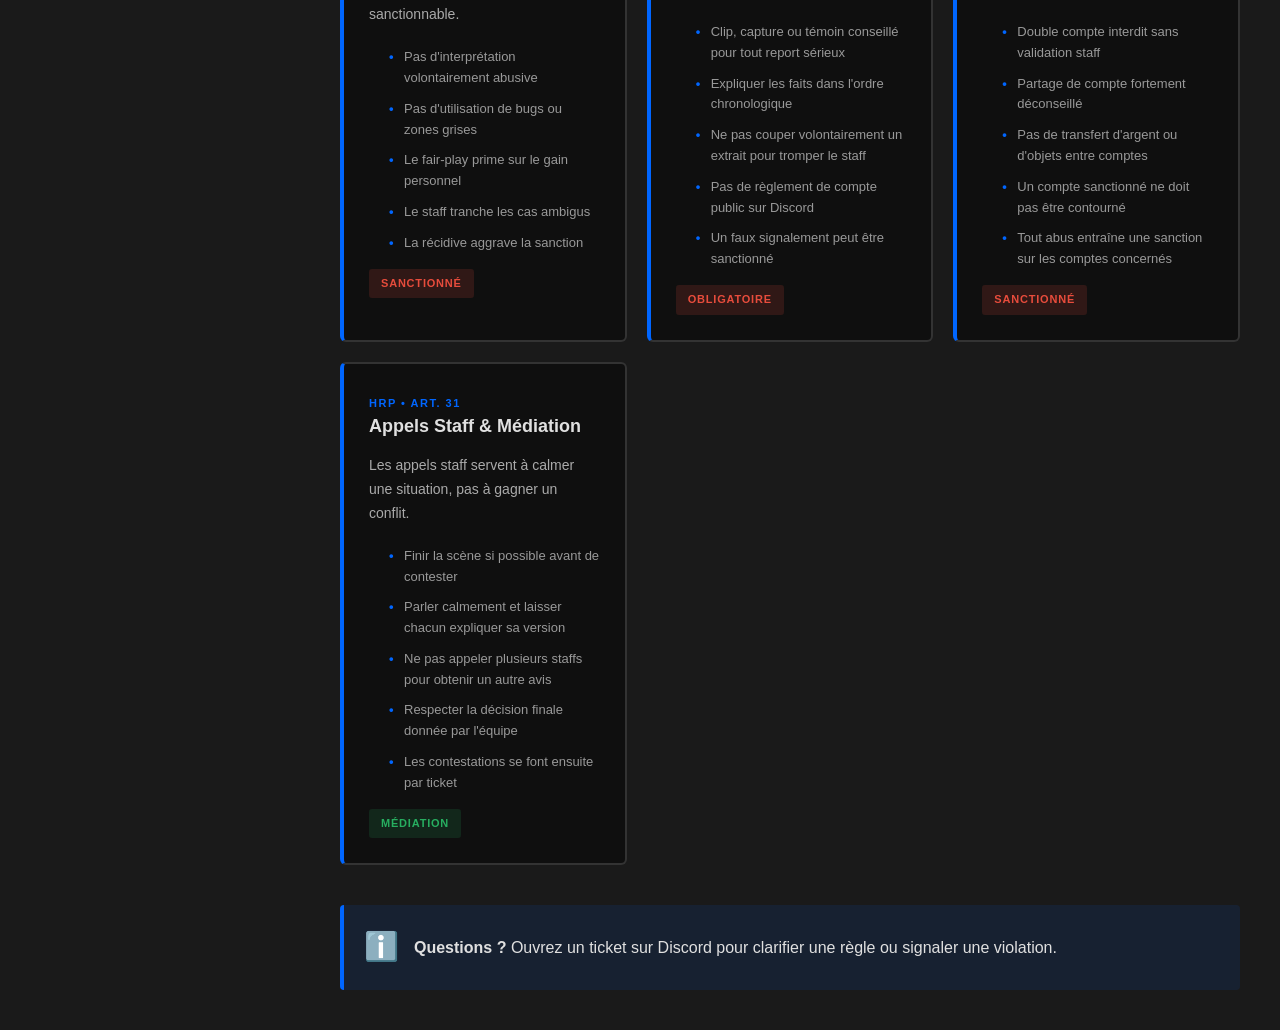
<file: pages/reglement-general.html>
﻿<!DOCTYPE html>
<html lang="fr">
<head>
    <meta charset="UTF-8">
    <meta name="viewport" content="width=device-width, initial-scale=1.0">
    <title>Règlement Général - Orléans FA - FiveM</title>
    <link rel="stylesheet" href="../styles.css">
</head>
<body>
    <div class="loader-container" id="loaderContainer">
        <div class="loader">
            <div class="loader-text">ORLÉANS FA - FIVEM</div>
            <div class="loader-bar"></div>
        </div>
    </div>

    <div class="scroll-progress" id="scrollProgress"></div>

    <button id="scrollToTopBtn" title="Retour en haut"></button>

    <div class="container">
        <aside class="sidebar">
            <div class="logo-section">
                <h1>ORLÉANS</h1>
                <h2>FA - FiveM</h2>
                <p class="subtitle">SERVEUR FIVEM FRANÇAIS</p>
            </div>

            <div class="version-info">
                <p class="version-title">📋 RÈGLEMENT OFFICIEL V1.0</p>
            </div>

            <nav class="menu-principal">
                <h3>MENU PRINCIPAL</h3>
                <ul>
                    <li><a href="../index.html" class="nav-link">🏠 Accueil</a></li>
                    <li><a href="lexique.html" class="nav-link">📚 Lexique</a></li>
                    <li><a href="reglement-general.html" class="nav-link active">📜 Règlement Général HRP</a></li>
                    <li><a href="regles-roleplay.html" class="nav-link">🎭 Règles de Roleplay</a></li>
                    <li><a href="sanctions.html" class="nav-link">⚖️ Sanctions</a></li>
                    <li><a href="secteur-legal.html" class="nav-link">🏛️ Secteur Légal</a></li>
                    <li><a href="secteur-illegal.html" class="nav-link">💀 Secteur Illégal</a></li>
                    <li><a href="contacts-staff.html" class="nav-link">👑 Contacts & Staff</a></li>
                </ul>
            </nav>

            <div class="footer-sidebar">
                <p>Dernière mise à jour<br><strong>Juin 2026 — Version 3.0</strong></p>
                <p class="copyright">© Orléans FA - FiveM — Tous droits réservés</p>
            </div>
        </aside>

        <div class="mobile-menu-toggle" id="mobileMenuToggle">
            <span></span>
            <span></span>
            <span></span>
        </div>

        <main class="main-content">
            <div class="page-content">
                <h1 class="page-title">📜 Règlement Général HRP</h1>

                <p style="color: #aaa; margin-bottom: 30px; font-size: 15px; line-height: 1.8;">Ces règles s'appliquent à tous les joueurs, en jeu comme hors jeu. Elles définissent les bases du comportement attendu au sein de la communauté Orléans FA - FiveM.</p>

                <div class="alert-banner" style="margin-bottom: 40px;">
                    <span class="alert-icon">⚠️</span>
                    <p><strong>Note :</strong> Le règlement HRP prime sur toute situation. Le staff a le dernier mot sur toute interprétation du règlement.</p>
                </div>

                <div class="articles-grid">
                    <div class="article-card">
                        <span class="article-label">HRP • ART. 01</span>
                        <h3 class="article-title">Respect & Comportement</h3>
                        <div class="article-content">
                            Le respect mutuel est obligatoire entre tous les membres de la communauté, en jeu comme hors jeu.
                        </div>
                        <ul class="article-list">
                            <li>Pas de langage offensant ou discriminatoire</li>
                            <li>Pas de harcèlement envers les autres joueurs</li>
                            <li>Pas de spam ou de flood en chat</li>
                            <li>Respectez les décisions du staff</li>
                        </ul>
                        <span class="article-tag">SANCTIONNÉ</span>
                    </div>

                    <div class="article-card">
                        <span class="article-label">HRP • ART. 02</span>
                        <h3 class="article-title">Langage & Communication</h3>
                        <div class="article-content">
                            Le serveur utilise le français comme langue principale. Les communications doivent rester appropriées.
                        </div>
                        <ul class="article-list">
                            <li>Utilisez le français ou l'anglais uniquement</li>
                            <li>Évitez le spam de caractères spéciaux</li>
                            <li>Pas de publicités externes</li>
                            <li>Les liens suspects sont interdits</li>
                        </ul>
                        <span class="article-tag">SANCTIONNÉ</span>
                    </div>

                    <div class="article-card">
                        <span class="article-label">HRP • ART. 03</span>
                        <h3 class="article-title">Cheats & Hacks</h3>
                        <div class="article-content">
                            L'utilisation de cheats, hacks, exploits ou tout logiciel non-autorisé est strictement interdite.
                        </div>
                        <ul class="article-list">
                            <li>Ban immédiat et définitif pour hacking</li>
                            <li>Les exploits doivent être signalés au staff</li>
                            <li>Modification de fichiers jeu interdite</li>
                        </ul>
                        <span class="article-tag danger">BAN PERMANENT</span>
                    </div>

                    <div class="article-card">
                        <span class="article-label">HRP • ART. 04</span>
                        <h3 class="article-title">Confidentialité</h3>
                        <div class="article-content">
                            Les informations privées des joueurs doivent être respectées et protégées.
                        </div>
                        <ul class="article-list">
                            <li>Pas de partage d'adresses IP</li>
                            <li>Pas de doxxing ou divulgation d'infos personnelles</li>
                            <li>Respectez la vie privée des autres</li>
                        </ul>
                        <span class="article-tag danger">BAN PERMANENT</span>
                    </div>

                    <div class="article-card">
                        <span class="article-label">HRP • ART. 05</span>
                        <h3 class="article-title">Propriété Intellectuelle</h3>
                        <div class="article-content">
                            Ne partagez pas de contenu protégé par le droit d'auteur sans permission.
                        </div>
                        <ul class="article-list">
                            <li>Respect des droits d'auteur</li>
                            <li>Pas de contenu extrêmement offensant</li>
                            <li>Les créateurs doivent être crédités</li>
                        </ul>
                        <span class="article-tag">SANCTIONNÉ</span>
                    </div>

                    <div class="article-card">
                        <span class="article-label">HRP • ART. 06</span>
                        <h3 class="article-title">Stream & Contenus</h3>
                        <div class="article-content">
                            Les streams sont autorisés. Respectez les règles relatives aux contenus sensibles.
                        </div>
                        <ul class="article-list">
                            <li>Mentionnez le serveur en description</li>
                            <li>Pas d'harassment d'autres joueurs en stream</li>
                            <li>Respect des règles HRP même en stream</li>
                        </ul>
                        <span class="article-tag success">AUTORISÉ</span>
                    </div>

                    <div class="article-card">
                        <span class="article-label">HRP • ART. 07</span>
                        <h3 class="article-title">Discrimination & Harcèlement</h3>
                        <div class="article-content">
                            Toute forme de discrimination ou de harcèlement est strictement interdite sur le serveur.
                        </div>
                        <ul class="article-list">
                            <li>Pas de discriminations basées sur l'identité</li>
                            <li>Pas de harcèlement sexuel ou moral</li>
                            <li>Pas de menaces ou d'intimidation</li>
                            <li>Respect de la dignité de chacun</li>
                        </ul>
                        <span class="article-tag danger">BAN POSSIBLE</span>
                    </div>

                    <div class="article-card">
                        <span class="article-label">HRP • ART. 08</span>
                        <h3 class="article-title">Comportement Toxique</h3>
                        <div class="article-content">
                            Un comportement toxique détruit l'atmosphère du serveur et ne sera pas toléré.
                        </div>
                        <ul class="article-list">
                            <li>Pas de spam ou de flood excessif</li>
                            <li>Pas de provocation ou d'insultes</li>
                            <li>Pas de comportement condescendant</li>
                            <li>Pas d'abus de pouvoir</li>
                        </ul>
                        <span class="article-tag">SANCTIONNÉ</span>
                    </div>

                    <div class="article-card">
                        <span class="article-label">HRP • ART. 09</span>
                        <h3 class="article-title">Communication Discord</h3>
                        <div class="article-content">
                            Le Discord est un espace communautaire. Les mêmes règles de respect s'y appliquent.
                        </div>
                        <ul class="article-list">
                            <li>Respectez les channels et leur utilisation</li>
                            <li>Pas de spam privé entre joueurs</li>
                            <li>Pas de contenu NSFW</li>
                            <li>Respect des annonces et règles Discord</li>
                        </ul>
                        <span class="article-tag">SANCTIONNÉ</span>
                    </div>

                    <div class="article-card">
                        <span class="article-label">HRP • ART. 10</span>
                        <h3 class="article-title">Alt-Accounts & Multi-Comptes</h3>
                        <div class="article-content">
                            Les alt-accounts sont autorisés mais doivent respecter les mêmes règles que le compte principal.
                        </div>
                        <ul class="article-list">
                            <li>Un alt-account = une identité distincte</li>
                            <li>Pas de transfert d'argent entre alts (RMT)</li>
                            <li>Pas d'utilisation pour contourner les sanctions</li>
                            <li>Tous les alts seront bannis en cas de violation</li>
                        </ul>
                        <span class="article-tag">RÉGLEMENTÉ</span>
                    </div>

                    <div class="article-card">
                        <span class="article-label">HRP • ART. 11</span>
                        <h3 class="article-title">Utilisation de VPN & Proxies</h3>
                        <div class="article-content">
                            L'utilisation de VPN ou de proxies pour jouer est interdite sans autorisation préalable du staff.
                        </div>
                        <ul class="article-list">
                            <li>VPN/Proxy = détection automatique</li>
                            <li>Contournement de ban = ban permanent</li>
                            <li>Cas légitimes à justifier au staff</li>
                            <li>Demande d'autorisation préalable</li>
                        </ul>
                        <span class="article-tag danger">INTERDIT</span>
                    </div>

                    <div class="article-card">
                        <span class="article-label">HRP • ART. 12</span>
                        <h3 class="article-title">Contenu Extrême & NSFW</h3>
                        <div class="article-content">
                            Tout contenu extrême, violent ou sexuel est strictement interdit sur le serveur et Discord.
                        </div>
                        <ul class="article-list">
                            <li>Pas de contenu sexuel explicite</li>
                            <li>Pas d'images ou vidéos violentes</li>
                            <li>Pas de gore ou contenu choquant</li>
                            <li>Pas de contenu impliquant des mineurs</li>
                        </ul>
                        <span class="article-tag danger">BAN PERMANENT</span>
                    </div>

                    <div class="article-card">
                        <span class="article-label">HRP • ART. 13</span>
                        <h3 class="article-title">Modération & Autorité</h3>
                        <div class="article-content">
                            Les décisions du staff doivent être respectées. Les appels se font par ticket.
                        </div>
                        <ul class="article-list">
                            <li>Respect des ordres du staff en jeu</li>
                            <li>Pas de contestation publique</li>
                            <li>Les appels se font privément</li>
                            <li>Pas d'insulte ou menace envers le staff</li>
                        </ul>
                        <span class="article-tag danger">SANCTIONNÉ</span>
                    </div>

                    <div class="article-card">
                        <span class="article-label">HRP • ART. 14</span>
                        <h3 class="article-title">Usurpation d'Identité & Imposture</h3>
                        <div class="article-content">
                            Se faire passer pour quelqu'un d'autre (joueur ou staff) est strictement interdit.
                        </div>
                        <ul class="article-list">
                            <li>Pas d'usurpation de pseudo du staff</li>
                            <li>Pas d'usurpation d'identité de joueurs</li>
                            <li>Pas de faux profils Discord</li>
                            <li>Sanctions graves en cas de détection</li>
                        </ul>
                        <span class="article-tag danger">BAN POSSIBLE</span>
                    </div>

                    <div class="article-card">
                        <span class="article-label">HRP • ART. 15</span>
                        <h3 class="article-title">Comportement en Tant que Staff</h3>
                        <div class="article-content">
                            Les membres du staff doivent maintenir une conduite irréprochable et impartiale.
                        </div>
                        <ul class="article-list">
                            <li>Impartialité obligatoire</li>
                            <li>Pas de favoritisme ou discrimination</li>
                            <li>Respect de la confidentialité</li>
                            <li>Responsabilité de leurs actions</li>
                        </ul>
                        <span class="article-tag warning">IMPORTANT</span>
                    </div>

                    <div class="article-card">
                        <span class="article-label">HRP • ART. 16</span>
                        <h3 class="article-title">Rapports Abusifs & Faux Rapports</h3>
                        <div class="article-content">
                            Les faux rapports ou rapports malveillants seront sévèrement punis.
                        </div>
                        <ul class="article-list">
                            <li>Pas de faux signalements</li>
                            <li>Pas de rapports par vengeance</li>
                            <li>Les faux rapports = sanctions</li>
                            <li>Vérifications avant action du staff</li>
                        </ul>
                        <span class="article-tag">SANCTIONNÉ</span>
                    </div>

                    <div class="article-card">
                        <span class="article-label">HRP • ART. 17</span>
                        <h3 class="article-title">Real Money Trading (RMT)</h3>
                        <div class="article-content">
                            L'échange d'argent réel pour des biens ou services en jeu est strictement interdit.
                        </div>
                        <ul class="article-list">
                            <li>Pas d'argent réel pour l'argent en jeu</li>
                            <li>Pas de vente de comptes</li>
                            <li>Pas de boost contre rémunération</li>
                            <li>Ban permanent en cas de détection</li>
                        </ul>
                        <span class="article-tag danger">BAN PERMANENT</span>
                    </div>

                    <div class="article-card">
                        <span class="article-label">HRP • ART. 18</span>
                        <h3 class="article-title">Arnaque & Escroquerie</h3>
                        <div class="article-content">
                            Arnaquer un autre joueur est une violation grave des règles du serveur.
                        </div>
                        <ul class="article-list">
                            <li>Pas de vol d'objets contre promesses</li>
                            <li>Pas d'escroquerie financière IC</li>
                            <li>Respect des accords passés</li>
                            <li>Les arnaqueurs seront bannis</li>
                        </ul>
                        <span class="article-tag danger">BAN POSSIBLE</span>
                    </div>

                    <div class="article-card">
                        <span class="article-label">HRP • ART. 19</span>
                        <h3 class="article-title">Modification de Fichiers & Cheats</h3>
                        <div class="article-content">
                            Toute modification non-autorisée des fichiers du jeu entraîne un ban permanent.
                        </div>
                        <ul class="article-list">
                            <li>Pas de mods non-autorisés</li>
                            <li>Pas de textures ou modèles modifiés</li>
                            <li>Pas de scripts personnels</li>
                            <li>Ban immédiat en cas de détection</li>
                        </ul>
                        <span class="article-tag danger">BAN PERMANENT</span>
                    </div>

                    <div class="article-card">
                        <span class="article-label">HRP • ART. 20</span>
                        <h3 class="article-title">Bugs & Exploits</h3>
                        <div class="article-content">
                            Les bugs et exploits doivent être signalés au staff immédiatement.
                        </div>
                        <ul class="article-list">
                            <li>Signalement obligatoire des bugs</li>
                            <li>Pas d'exploitation d'erreurs du serveur</li>
                            <li>Utilisation d'exploits = sanction grave</li>
                            <li>Compensation possible en cas de signalement</li>
                        </ul>
                        <span class="article-tag">OBLIGATOIRE</span>
                    </div>

                    <div class="article-card">
                        <span class="article-label">HRP • ART. 21</span>
                        <h3 class="article-title">Événements & Activités Communautaires</h3>
                        <div class="article-content">
                            Les événements du serveur doivent être respectés et suivis correctement.
                        </div>
                        <ul class="article-list">
                            <li>Participation respectueuse aux événements</li>
                            <li>Respect des règles spéciales d'événement</li>
                            <li>Pas de sabotage ou perturbation</li>
                            <li>Récompenses décernées équitablement</li>
                        </ul>
                        <span class="article-tag success">ENCOURAGÉ</span>
                    </div>

                    <div class="article-card">
                        <span class="article-label">HRP • ART. 22</span>
                        <h3 class="article-title">Mise à Jour & Maintenance</h3>
                        <div class="article-content">
                            Les mises à jour et maintenance du serveur doivent être respectées.
                        </div>
                        <ul class="article-list">
                            <li>Respect des horaires de maintenance</li>
                            <li>Suivi des annonces de mise à jour</li>
                            <li>Adaptation rapide aux changements</li>
                            <li>Patience lors des mises à jour</li>
                        </ul>
                        <span class="article-tag">OBLIGATOIRE</span>
                    </div>

                    <div class="article-card">
                        <span class="article-label">HRP • ART. 23</span>
                        <h3 class="article-title">Obligation de Transparence</h3>
                        <div class="article-content">
                            La transparence est essentielle dans les transactions entre joueurs.
                        </div>
                        <ul class="article-list">
                            <li>Clarté sur les conditions des échanges</li>
                            <li>Pas de conditions cachées</li>
                            <li>Documentation des accords importants</li>
                            <li>Dispute = recours au staff</li>
                        </ul>
                        <span class="article-tag">OBLIGATOIRE</span>
                    </div>

                    <div class="article-card">
                        <span class="article-label">HRP • ART. 24</span>
                        <h3 class="article-title">Respect des Zones Communes</h3>
                        <div class="article-content">
                            Les zones communes du serveur doivent rester accessibles à tous.
                        </div>
                        <ul class="article-list">
                            <li>Pas de blocage de zones communes</li>
                            <li>Respect des espaces publics</li>
                            <li>Pas d'occupation prolongée sans raison</li>
                            <li>Partage équitable des ressources</li>
                        </ul>
                        <span class="article-tag">SANCTIONNÉ</span>
                    </div>

                    <div class="article-card">
                        <span class="article-label">HRP • ART. 25</span>
                        <h3 class="article-title">Acceptation des Décisions</h3>
                        <div class="article-content">
                            Les décisions du staff doivent être acceptées et respectées.
                        </div>
                        <ul class="article-list">
                            <li>Respect des verdicts du staff</li>
                            <li>Appels par les canaux appropriés</li>
                            <li>Pas de contestation en jeu</li>
                            <li>Acceptance des conséquences</li>
                        </ul>
                        <span class="article-tag">OBLIGATOIRE</span>
                    </div>

                    <div class="article-card">
                        <span class="article-label">HRP • ART. 26</span>
                        <h3 class="article-title">Qualité des Tickets</h3>
                        <div class="article-content">
                            Les demandes staff doivent être claires, complètes et respectueuses pour être traitées rapidement.
                        </div>
                        <ul class="article-list">
                            <li>Expliquer le problème sans provocation</li>
                            <li>Ajouter des preuves si disponibles</li>
                            <li>Indiquer les pseudos et l'heure approximative</li>
                            <li>Ne pas ouvrir plusieurs tickets pour le même sujet</li>
                            <li>Attendre la réponse du staff sans spam</li>
                        </ul>
                        <span class="article-tag success">RECOMMANDÉ</span>
                    </div>

                    <div class="article-card">
                        <span class="article-label">HRP • ART. 27</span>
                        <h3 class="article-title">Respect des Nouveaux Joueurs</h3>
                        <div class="article-content">
                            Les nouveaux joueurs doivent pouvoir découvrir le serveur sans être piégés ou humiliés.
                        </div>
                        <ul class="article-list">
                            <li>Aider si une règle n'est pas comprise</li>
                            <li>Pas d'arnaque abusive sur un nouveau joueur</li>
                            <li>Pas de pression HRP pour forcer une scène</li>
                            <li>Orienter vers le staff en cas de doute</li>
                            <li>Sanction possible en cas d'abus volontaire</li>
                        </ul>
                        <span class="article-tag">OBLIGATOIRE</span>
                    </div>

                    <div class="article-card">
                        <span class="article-label">HRP • ART. 28</span>
                        <h3 class="article-title">Contournement de Règlement</h3>
                        <div class="article-content">
                            Chercher une faille pour éviter l'esprit d'une règle reste sanctionnable.
                        </div>
                        <ul class="article-list">
                            <li>Pas d'interprétation volontairement abusive</li>
                            <li>Pas d'utilisation de bugs ou zones grises</li>
                            <li>Le fair-play prime sur le gain personnel</li>
                            <li>Le staff tranche les cas ambigus</li>
                            <li>La récidive aggrave la sanction</li>
                        </ul>
                        <span class="article-tag danger">SANCTIONNÉ</span>
                    </div>

                    <div class="article-card">
                        <span class="article-label">HRP • ART. 29</span>
                        <h3 class="article-title">Preuves & Signalements</h3>
                        <div class="article-content">
                            Les signalements doivent permettre au staff de comprendre la situation sans accusation gratuite.
                        </div>
                        <ul class="article-list">
                            <li>Clip, capture ou témoin conseillé pour tout report sérieux</li>
                            <li>Expliquer les faits dans l'ordre chronologique</li>
                            <li>Ne pas couper volontairement un extrait pour tromper le staff</li>
                            <li>Pas de règlement de compte public sur Discord</li>
                            <li>Un faux signalement peut être sanctionné</li>
                        </ul>
                        <span class="article-tag">OBLIGATOIRE</span>
                    </div>

                    <div class="article-card">
                        <span class="article-label">HRP • ART. 30</span>
                        <h3 class="article-title">Double Compte & Partage</h3>
                        <div class="article-content">
                            L'utilisation de plusieurs comptes ou le partage de compte doit rester transparent avec le staff.
                        </div>
                        <ul class="article-list">
                            <li>Double compte interdit sans validation staff</li>
                            <li>Partage de compte fortement déconseillé</li>
                            <li>Pas de transfert d'argent ou d'objets entre comptes</li>
                            <li>Un compte sanctionné ne doit pas être contourné</li>
                            <li>Tout abus entraîne une sanction sur les comptes concernés</li>
                        </ul>
                        <span class="article-tag danger">SANCTIONNÉ</span>
                    </div>

                    <div class="article-card">
                        <span class="article-label">HRP • ART. 31</span>
                        <h3 class="article-title">Appels Staff & Médiation</h3>
                        <div class="article-content">
                            Les appels staff servent à calmer une situation, pas à gagner un conflit.
                        </div>
                        <ul class="article-list">
                            <li>Finir la scène si possible avant de contester</li>
                            <li>Parler calmement et laisser chacun expliquer sa version</li>
                            <li>Ne pas appeler plusieurs staffs pour obtenir un autre avis</li>
                            <li>Respecter la décision finale donnée par l'équipe</li>
                            <li>Les contestations se font ensuite par ticket</li>
                        </ul>
                        <span class="article-tag success">MÉDIATION</span>
                    </div>
                </div>

                <div class="alert-banner" style="margin-top: 40px; background-color: rgba(0, 102, 255, 0.1); border-left-color: #0066FF;">
                    <span class="alert-icon">ℹ️</span>
                    <p><strong>Questions ?</strong> Ouvrez un ticket sur Discord pour clarifier une règle ou signaler une violation.</p>
                </div>
            </div>
        </main>
    </div>

    <script src="../script.js"></script>
</body>
</html>
</file>
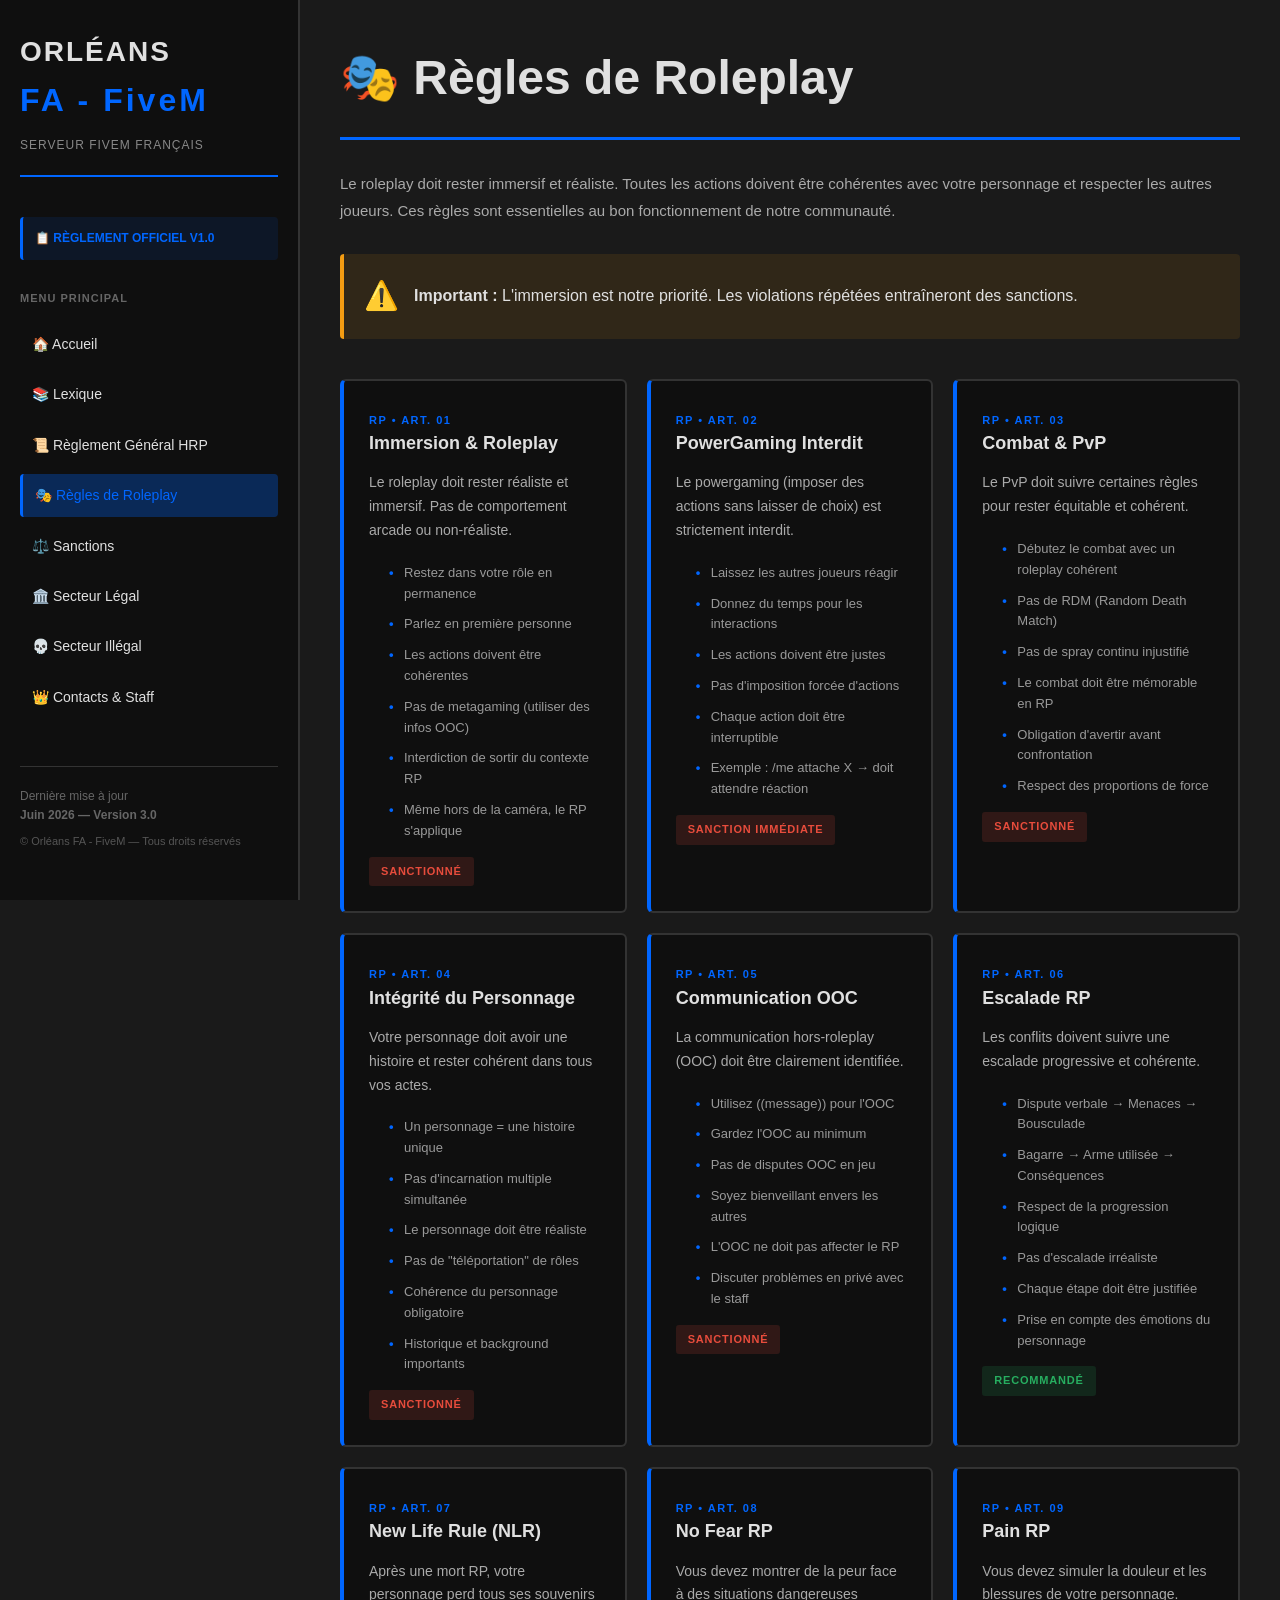
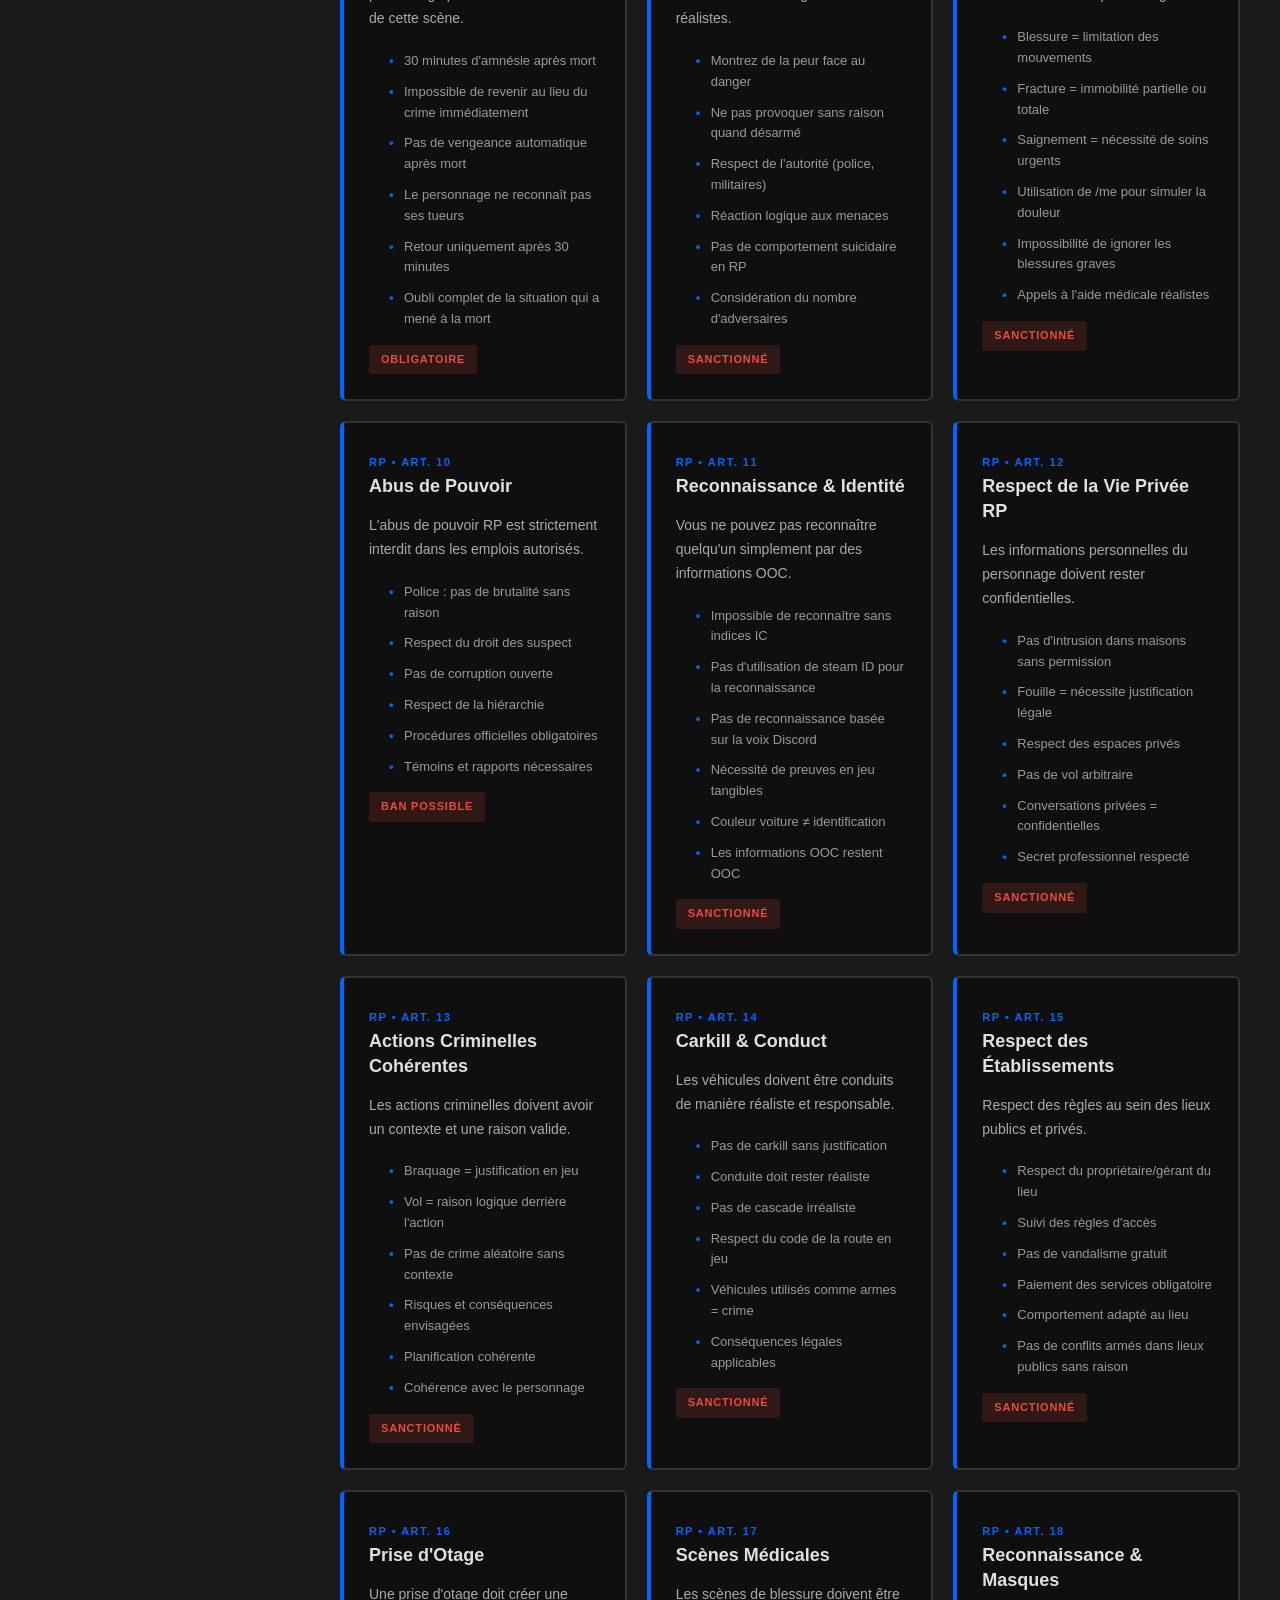
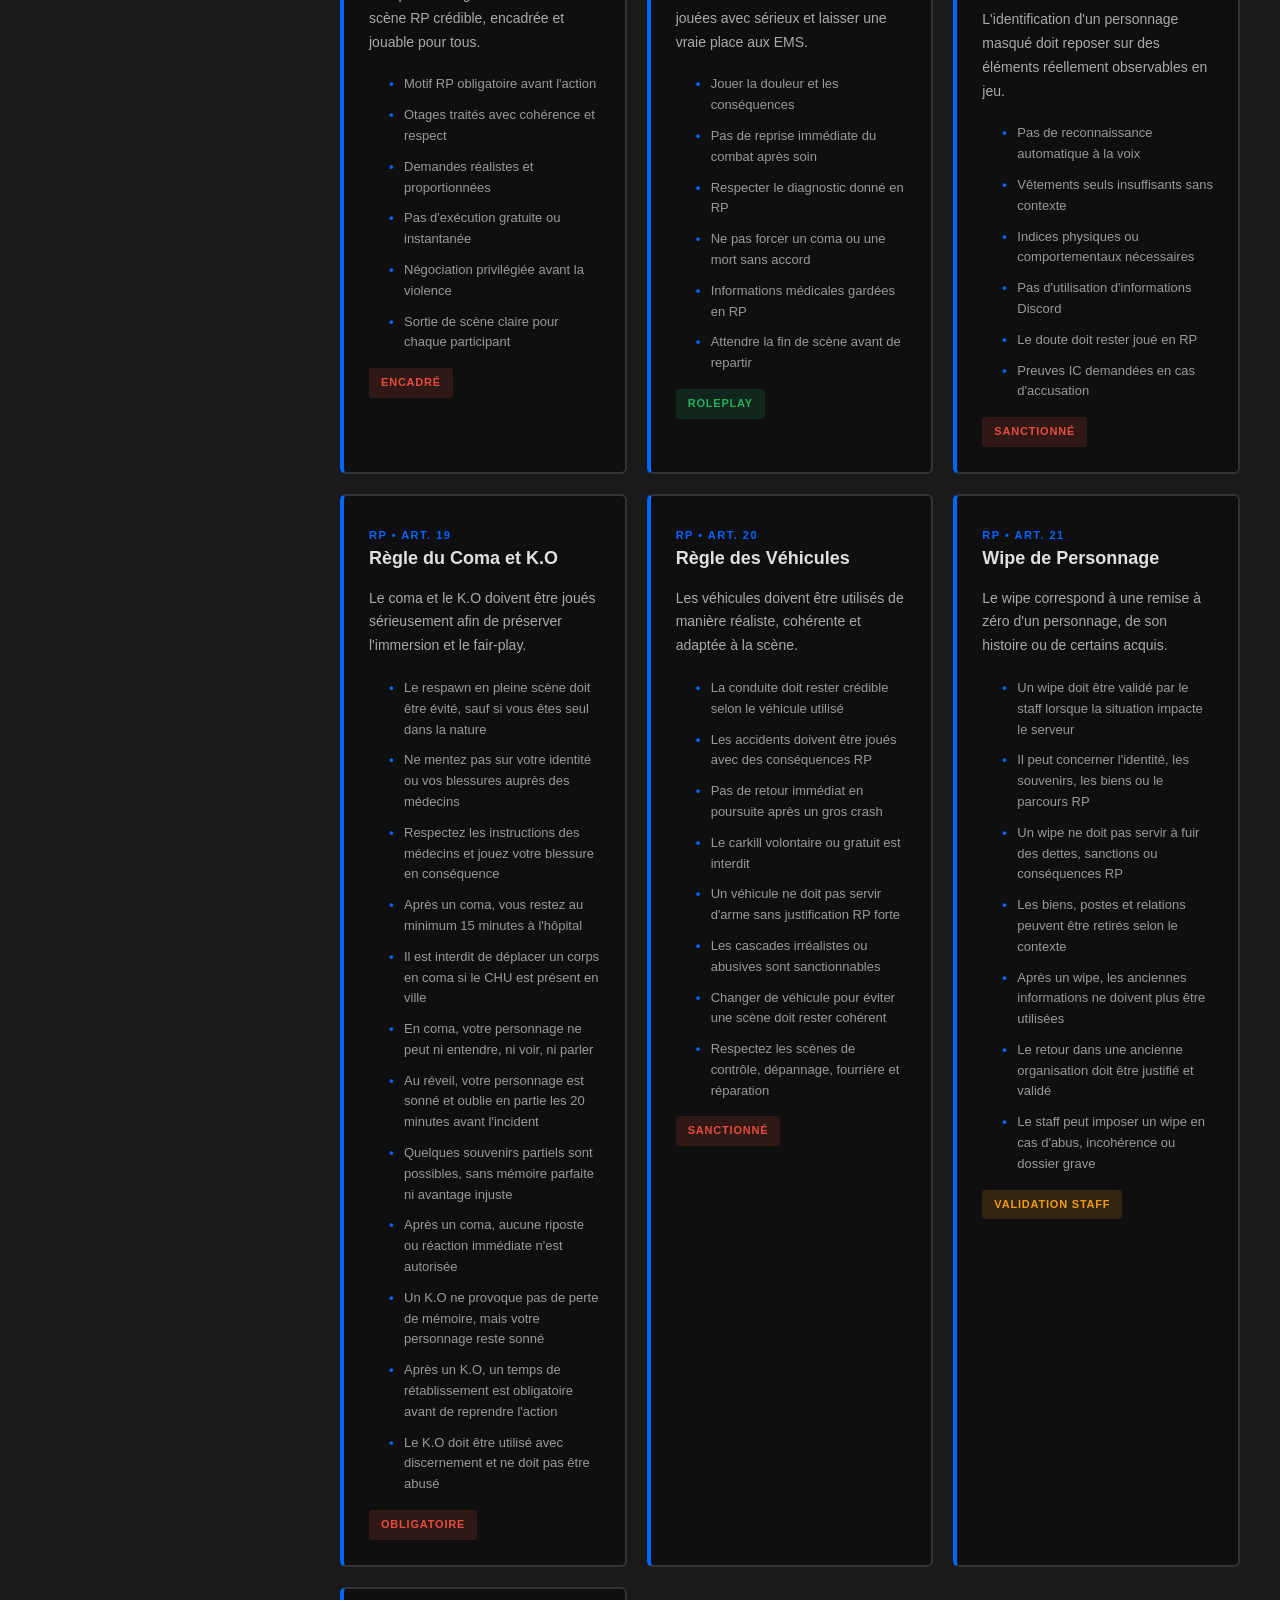
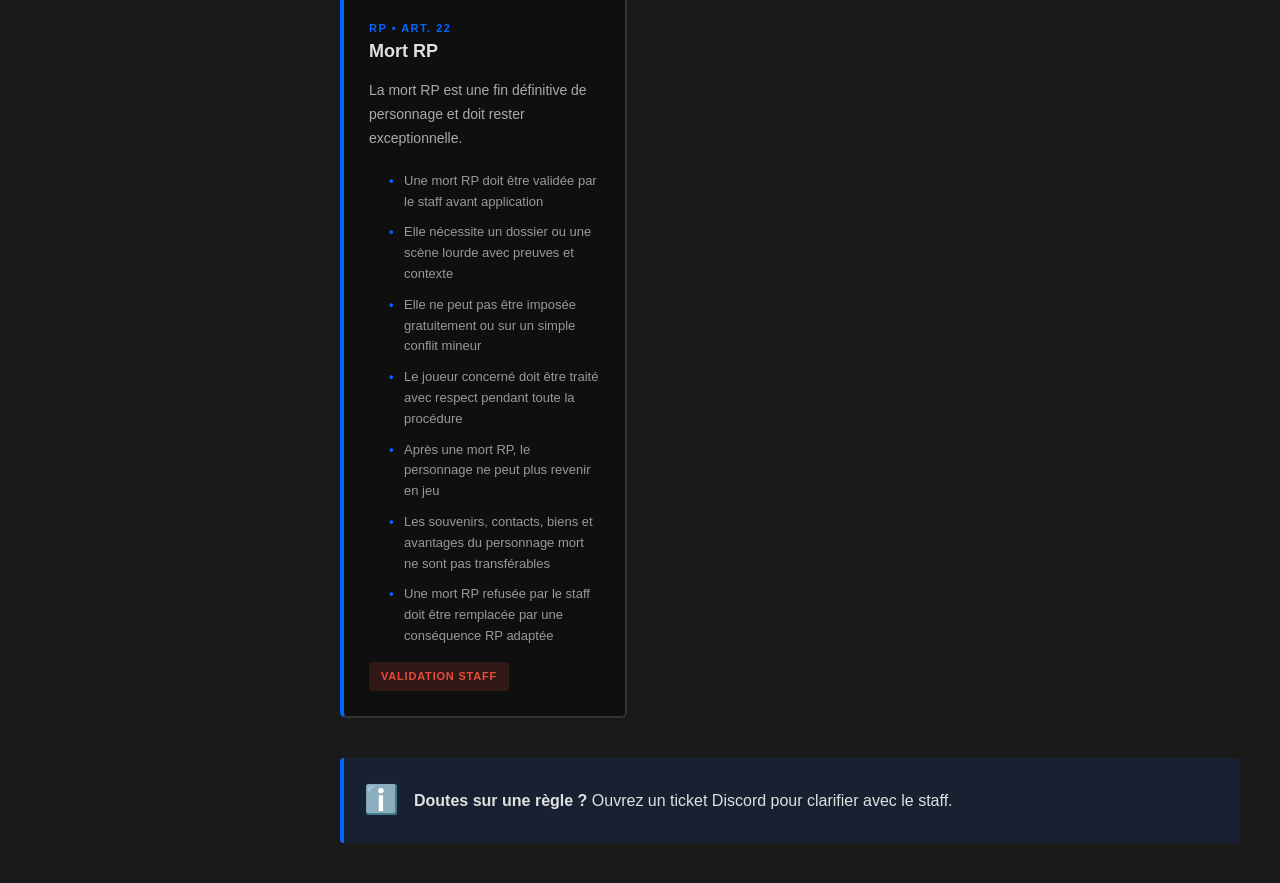
<file: pages/regles-roleplay.html>
﻿<!DOCTYPE html>
<html lang="fr">
<head>
    <meta charset="UTF-8">
    <meta name="viewport" content="width=device-width, initial-scale=1.0">
    <title>Règles de Roleplay - Orléans FA - FiveM</title>
    <link rel="stylesheet" href="../styles.css">
</head>
<body>
    <div class="loader-container" id="loaderContainer">
        <div class="loader">
            <div class="loader-text">ORLÉANS FA - FIVEM</div>
            <div class="loader-bar"></div>
        </div>
    </div>

    <div class="scroll-progress" id="scrollProgress"></div>
    <button id="scrollToTopBtn" title="Retour en haut"></button>

    <div class="container">
        <aside class="sidebar">
            <div class="logo-section">
                <h1>ORLÉANS</h1>
                <h2>FA - FiveM</h2>
                <p class="subtitle">SERVEUR FIVEM FRANÇAIS</p>
            </div>

            <div class="version-info">
                <p class="version-title">📋 RÈGLEMENT OFFICIEL V1.0</p>
            </div>

            <nav class="menu-principal">
                <h3>MENU PRINCIPAL</h3>
                <ul>
                    <li><a href="../index.html" class="nav-link">🏠 Accueil</a></li>
                    <li><a href="lexique.html" class="nav-link">📚 Lexique</a></li>
                    <li><a href="reglement-general.html" class="nav-link">📜 Règlement Général HRP</a></li>
                    <li><a href="regles-roleplay.html" class="nav-link active">🎭 Règles de Roleplay</a></li>
                    <li><a href="sanctions.html" class="nav-link">⚖️ Sanctions</a></li>
                    <li><a href="secteur-legal.html" class="nav-link">🏛️ Secteur Légal</a></li>
                    <li><a href="secteur-illegal.html" class="nav-link">💀 Secteur Illégal</a></li>
                    <li><a href="contacts-staff.html" class="nav-link">👑 Contacts & Staff</a></li>
                </ul>
            </nav>

            <div class="footer-sidebar">
                <p>Dernière mise à jour<br><strong>Juin 2026 — Version 3.0</strong></p>
                <p class="copyright">© Orléans FA - FiveM — Tous droits réservés</p>
            </div>
        </aside>

        <div class="mobile-menu-toggle" id="mobileMenuToggle">
            <span></span>
            <span></span>
            <span></span>
        </div>

        <main class="main-content">
            <div class="page-content">
                <h1 class="page-title">🎭 Règles de Roleplay</h1>

                <p style="color: #aaa; margin-bottom: 30px; font-size: 15px; line-height: 1.8;">Le roleplay doit rester immersif et réaliste. Toutes les actions doivent être cohérentes avec votre personnage et respecter les autres joueurs. Ces règles sont essentielles au bon fonctionnement de notre communauté.</p>

                <div class="alert-banner" style="margin-bottom: 40px;">
                    <span class="alert-icon">⚠️</span>
                    <p><strong>Important :</strong> L'immersion est notre priorité. Les violations répétées entraîneront des sanctions.</p>
                </div>

                <div class="articles-grid">
                    <div class="article-card">
                        <span class="article-label">RP • ART. 01</span>
                        <h3 class="article-title">Immersion & Roleplay</h3>
                        <div class="article-content">
                            Le roleplay doit rester réaliste et immersif. Pas de comportement arcade ou non-réaliste.
                        </div>
                        <ul class="article-list">
                            <li>Restez dans votre rôle en permanence</li>
                            <li>Parlez en première personne</li>
                            <li>Les actions doivent être cohérentes</li>
                            <li>Pas de metagaming (utiliser des infos OOC)</li>
                            <li>Interdiction de sortir du contexte RP</li>
                            <li>Même hors de la caméra, le RP s'applique</li>
                        </ul>
                        <span class="article-tag">SANCTIONNÉ</span>
                    </div>

                    <div class="article-card">
                        <span class="article-label">RP • ART. 02</span>
                        <h3 class="article-title">PowerGaming Interdit</h3>
                        <div class="article-content">
                            Le powergaming (imposer des actions sans laisser de choix) est strictement interdit.
                        </div>
                        <ul class="article-list">
                            <li>Laissez les autres joueurs réagir</li>
                            <li>Donnez du temps pour les interactions</li>
                            <li>Les actions doivent être justes</li>
                            <li>Pas d'imposition forcée d'actions</li>
                            <li>Chaque action doit être interruptible</li>
                            <li>Exemple : /me attache X → doit attendre réaction</li>
                        </ul>
                        <span class="article-tag danger">SANCTION IMMÉDIATE</span>
                    </div>

                    <div class="article-card">
                        <span class="article-label">RP • ART. 03</span>
                        <h3 class="article-title">Combat & PvP</h3>
                        <div class="article-content">
                            Le PvP doit suivre certaines règles pour rester équitable et cohérent.
                        </div>
                        <ul class="article-list">
                            <li>Débutez le combat avec un roleplay cohérent</li>
                            <li>Pas de RDM (Random Death Match)</li>
                            <li>Pas de spray continu injustifié</li>
                            <li>Le combat doit être mémorable en RP</li>
                            <li>Obligation d'avertir avant confrontation</li>
                            <li>Respect des proportions de force</li>
                        </ul>
                        <span class="article-tag">SANCTIONNÉ</span>
                    </div>

                    <div class="article-card">
                        <span class="article-label">RP • ART. 04</span>
                        <h3 class="article-title">Intégrité du Personnage</h3>
                        <div class="article-content">
                            Votre personnage doit avoir une histoire et rester cohérent dans tous vos actes.
                        </div>
                        <ul class="article-list">
                            <li>Un personnage = une histoire unique</li>
                            <li>Pas d'incarnation multiple simultanée</li>
                            <li>Le personnage doit être réaliste</li>
                            <li>Pas de "téléportation" de rôles</li>
                            <li>Cohérence du personnage obligatoire</li>
                            <li>Historique et background importants</li>
                        </ul>
                        <span class="article-tag">SANCTIONNÉ</span>
                    </div>

                    <div class="article-card">
                        <span class="article-label">RP • ART. 05</span>
                        <h3 class="article-title">Communication OOC</h3>
                        <div class="article-content">
                            La communication hors-roleplay (OOC) doit être clairement identifiée.
                        </div>
                        <ul class="article-list">
                            <li>Utilisez ((message)) pour l'OOC</li>
                            <li>Gardez l'OOC au minimum</li>
                            <li>Pas de disputes OOC en jeu</li>
                            <li>Soyez bienveillant envers les autres</li>
                            <li>L'OOC ne doit pas affecter le RP</li>
                            <li>Discuter problèmes en privé avec le staff</li>
                        </ul>
                        <span class="article-tag">SANCTIONNÉ</span>
                    </div>

                    <div class="article-card">
                        <span class="article-label">RP • ART. 06</span>
                        <h3 class="article-title">Escalade RP</h3>
                        <div class="article-content">
                            Les conflits doivent suivre une escalade progressive et cohérente.
                        </div>
                        <ul class="article-list">
                            <li>Dispute verbale → Menaces → Bousculade</li>
                            <li>Bagarre → Arme utilisée → Conséquences</li>
                            <li>Respect de la progression logique</li>
                            <li>Pas d'escalade irréaliste</li>
                            <li>Chaque étape doit être justifiée</li>
                            <li>Prise en compte des émotions du personnage</li>
                        </ul>
                        <span class="article-tag success">RECOMMANDÉ</span>
                    </div>

                    <div class="article-card">
                        <span class="article-label">RP • ART. 07</span>
                        <h3 class="article-title">New Life Rule (NLR)</h3>
                        <div class="article-content">
                            Après une mort RP, votre personnage perd tous ses souvenirs de cette scène.
                        </div>
                        <ul class="article-list">
                            <li>30 minutes d'amnésie après mort</li>
                            <li>Impossible de revenir au lieu du crime immédiatement</li>
                            <li>Pas de vengeance automatique après mort</li>
                            <li>Le personnage ne reconnaît pas ses tueurs</li>
                            <li>Retour uniquement après 30 minutes</li>
                            <li>Oubli complet de la situation qui a mené à la mort</li>
                        </ul>
                        <span class="article-tag danger">OBLIGATOIRE</span>
                    </div>

                    <div class="article-card">
                        <span class="article-label">RP • ART. 08</span>
                        <h3 class="article-title">No Fear RP</h3>
                        <div class="article-content">
                            Vous devez montrer de la peur face à des situations dangereuses réalistes.
                        </div>
                        <ul class="article-list">
                            <li>Montrez de la peur face au danger</li>
                            <li>Ne pas provoquer sans raison quand désarmé</li>
                            <li>Respect de l'autorité (police, militaires)</li>
                            <li>Réaction logique aux menaces</li>
                            <li>Pas de comportement suicidaire en RP</li>
                            <li>Considération du nombre d'adversaires</li>
                        </ul>
                        <span class="article-tag">SANCTIONNÉ</span>
                    </div>

                    <div class="article-card">
                        <span class="article-label">RP • ART. 09</span>
                        <h3 class="article-title">Pain RP</h3>
                        <div class="article-content">
                            Vous devez simuler la douleur et les blessures de votre personnage.
                        </div>
                        <ul class="article-list">
                            <li>Blessure = limitation des mouvements</li>
                            <li>Fracture = immobilité partielle ou totale</li>
                            <li>Saignement = nécessité de soins urgents</li>
                            <li>Utilisation de /me pour simuler la douleur</li>
                            <li>Impossibilité de ignorer les blessures graves</li>
                            <li>Appels à l'aide médicale réalistes</li>
                        </ul>
                        <span class="article-tag">SANCTIONNÉ</span>
                    </div>

                    <div class="article-card">
                        <span class="article-label">RP • ART. 10</span>
                        <h3 class="article-title">Abus de Pouvoir</h3>
                        <div class="article-content">
                            L'abus de pouvoir RP est strictement interdit dans les emplois autorisés.
                        </div>
                        <ul class="article-list">
                            <li>Police : pas de brutalité sans raison</li>
                            <li>Respect du droit des suspect</li>
                            <li>Pas de corruption ouverte</li>
                            <li>Respect de la hiérarchie</li>
                            <li>Procédures officielles obligatoires</li>
                            <li>Témoins et rapports nécessaires</li>
                        </ul>
                        <span class="article-tag danger">BAN POSSIBLE</span>
                    </div>

                    <div class="article-card">
                        <span class="article-label">RP • ART. 11</span>
                        <h3 class="article-title">Reconnaissance & Identité</h3>
                        <div class="article-content">
                            Vous ne pouvez pas reconnaître quelqu'un simplement par des informations OOC.
                        </div>
                        <ul class="article-list">
                            <li>Impossible de reconnaître sans indices IC</li>
                            <li>Pas d'utilisation de steam ID pour la reconnaissance</li>
                            <li>Pas de reconnaissance basée sur la voix Discord</li>
                            <li>Nécessité de preuves en jeu tangibles</li>
                            <li>Couleur voiture ≠ identification</li>
                            <li>Les informations OOC restent OOC</li>
                        </ul>
                        <span class="article-tag">SANCTIONNÉ</span>
                    </div>

                    <div class="article-card">
                        <span class="article-label">RP • ART. 12</span>
                        <h3 class="article-title">Respect de la Vie Privée RP</h3>
                        <div class="article-content">
                            Les informations personnelles du personnage doivent rester confidentielles.
                        </div>
                        <ul class="article-list">
                            <li>Pas d'intrusion dans maisons sans permission</li>
                            <li>Fouille = nécessite justification légale</li>
                            <li>Respect des espaces privés</li>
                            <li>Pas de vol arbitraire</li>
                            <li>Conversations privées = confidentielles</li>
                            <li>Secret professionnel respecté</li>
                        </ul>
                        <span class="article-tag">SANCTIONNÉ</span>
                    </div>

                    <div class="article-card">
                        <span class="article-label">RP • ART. 13</span>
                        <h3 class="article-title">Actions Criminelles Cohérentes</h3>
                        <div class="article-content">
                            Les actions criminelles doivent avoir un contexte et une raison valide.
                        </div>
                        <ul class="article-list">
                            <li>Braquage = justification en jeu</li>
                            <li>Vol = raison logique derrière l'action</li>
                            <li>Pas de crime aléatoire sans contexte</li>
                            <li>Risques et conséquences envisagées</li>
                            <li>Planification cohérente</li>
                            <li>Cohérence avec le personnage</li>
                        </ul>
                        <span class="article-tag">SANCTIONNÉ</span>
                    </div>

                    <div class="article-card">
                        <span class="article-label">RP • ART. 14</span>
                        <h3 class="article-title">Carkill & Conduct</h3>
                        <div class="article-content">
                            Les véhicules doivent être conduits de manière réaliste et responsable.
                        </div>
                        <ul class="article-list">
                            <li>Pas de carkill sans justification</li>
                            <li>Conduite doit rester réaliste</li>
                            <li>Pas de cascade irréaliste</li>
                            <li>Respect du code de la route en jeu</li>
                            <li>Véhicules utilisés comme armes = crime</li>
                            <li>Conséquences légales applicables</li>
                        </ul>
                        <span class="article-tag">SANCTIONNÉ</span>
                    </div>

                    <div class="article-card">
                        <span class="article-label">RP • ART. 15</span>
                        <h3 class="article-title">Respect des Établissements</h3>
                        <div class="article-content">
                            Respect des règles au sein des lieux publics et privés.
                        </div>
                        <ul class="article-list">
                            <li>Respect du propriétaire/gérant du lieu</li>
                            <li>Suivi des règles d'accès</li>
                            <li>Pas de vandalisme gratuit</li>
                            <li>Paiement des services obligatoire</li>
                            <li>Comportement adapté au lieu</li>
                            <li>Pas de conflits armés dans lieux publics sans raison</li>
                        </ul>
                        <span class="article-tag">SANCTIONNÉ</span>
                    </div>

                    <div class="article-card">
                        <span class="article-label">RP • ART. 16</span>
                        <h3 class="article-title">Prise d'Otage</h3>
                        <div class="article-content">
                            Une prise d'otage doit créer une scène RP crédible, encadrée et jouable pour tous.
                        </div>
                        <ul class="article-list">
                            <li>Motif RP obligatoire avant l'action</li>
                            <li>Otages traités avec cohérence et respect</li>
                            <li>Demandes réalistes et proportionnées</li>
                            <li>Pas d'exécution gratuite ou instantanée</li>
                            <li>Négociation privilégiée avant la violence</li>
                            <li>Sortie de scène claire pour chaque participant</li>
                        </ul>
                        <span class="article-tag">ENCADRÉ</span>
                    </div>

                    <div class="article-card">
                        <span class="article-label">RP • ART. 17</span>
                        <h3 class="article-title">Scènes Médicales</h3>
                        <div class="article-content">
                            Les scènes de blessure doivent être jouées avec sérieux et laisser une vraie place aux EMS.
                        </div>
                        <ul class="article-list">
                            <li>Jouer la douleur et les conséquences</li>
                            <li>Pas de reprise immédiate du combat après soin</li>
                            <li>Respecter le diagnostic donné en RP</li>
                            <li>Ne pas forcer un coma ou une mort sans accord</li>
                            <li>Informations médicales gardées en RP</li>
                            <li>Attendre la fin de scène avant de repartir</li>
                        </ul>
                        <span class="article-tag success">ROLEPLAY</span>
                    </div>

                    <div class="article-card">
                        <span class="article-label">RP • ART. 18</span>
                        <h3 class="article-title">Reconnaissance & Masques</h3>
                        <div class="article-content">
                            L'identification d'un personnage masqué doit reposer sur des éléments réellement observables en jeu.
                        </div>
                        <ul class="article-list">
                            <li>Pas de reconnaissance automatique à la voix</li>
                            <li>Vêtements seuls insuffisants sans contexte</li>
                            <li>Indices physiques ou comportementaux nécessaires</li>
                            <li>Pas d'utilisation d'informations Discord</li>
                            <li>Le doute doit rester joué en RP</li>
                            <li>Preuves IC demandées en cas d'accusation</li>
                        </ul>
                        <span class="article-tag">SANCTIONNÉ</span>
                    </div>

                    <div class="article-card">
                        <span class="article-label">RP • ART. 19</span>
                        <h3 class="article-title">Règle du Coma et K.O</h3>
                        <div class="article-content">
                            Le coma et le K.O doivent être joués sérieusement afin de préserver l'immersion et le fair-play.
                        </div>
                        <ul class="article-list">
                            <li>Le respawn en pleine scène doit être évité, sauf si vous êtes seul dans la nature</li>
                            <li>Ne mentez pas sur votre identité ou vos blessures auprès des médecins</li>
                            <li>Respectez les instructions des médecins et jouez votre blessure en conséquence</li>
                            <li>Après un coma, vous restez au minimum 15 minutes à l'hôpital</li>
                            <li>Il est interdit de déplacer un corps en coma si le CHU est présent en ville</li>
                            <li>En coma, votre personnage ne peut ni entendre, ni voir, ni parler</li>
                            <li>Au réveil, votre personnage est sonné et oublie en partie les 20 minutes avant l'incident</li>
                            <li>Quelques souvenirs partiels sont possibles, sans mémoire parfaite ni avantage injuste</li>
                            <li>Après un coma, aucune riposte ou réaction immédiate n'est autorisée</li>
                            <li>Un K.O ne provoque pas de perte de mémoire, mais votre personnage reste sonné</li>
                            <li>Après un K.O, un temps de rétablissement est obligatoire avant de reprendre l'action</li>
                            <li>Le K.O doit être utilisé avec discernement et ne doit pas être abusé</li>
                        </ul>
                        <span class="article-tag danger">OBLIGATOIRE</span>
                    </div>

                    <div class="article-card">
                        <span class="article-label">RP • ART. 20</span>
                        <h3 class="article-title">Règle des Véhicules</h3>
                        <div class="article-content">
                            Les véhicules doivent être utilisés de manière réaliste, cohérente et adaptée à la scène.
                        </div>
                        <ul class="article-list">
                            <li>La conduite doit rester crédible selon le véhicule utilisé</li>
                            <li>Les accidents doivent être joués avec des conséquences RP</li>
                            <li>Pas de retour immédiat en poursuite après un gros crash</li>
                            <li>Le carkill volontaire ou gratuit est interdit</li>
                            <li>Un véhicule ne doit pas servir d'arme sans justification RP forte</li>
                            <li>Les cascades irréalistes ou abusives sont sanctionnables</li>
                            <li>Changer de véhicule pour éviter une scène doit rester cohérent</li>
                            <li>Respectez les scènes de contrôle, dépannage, fourrière et réparation</li>
                        </ul>
                        <span class="article-tag">SANCTIONNÉ</span>
                    </div>

                    <div class="article-card">
                        <span class="article-label">RP • ART. 21</span>
                        <h3 class="article-title">Wipe de Personnage</h3>
                        <div class="article-content">
                            Le wipe correspond à une remise à zéro d'un personnage, de son histoire ou de certains acquis.
                        </div>
                        <ul class="article-list">
                            <li>Un wipe doit être validé par le staff lorsque la situation impacte le serveur</li>
                            <li>Il peut concerner l'identité, les souvenirs, les biens ou le parcours RP</li>
                            <li>Un wipe ne doit pas servir à fuir des dettes, sanctions ou conséquences RP</li>
                            <li>Les biens, postes et relations peuvent être retirés selon le contexte</li>
                            <li>Après un wipe, les anciennes informations ne doivent plus être utilisées</li>
                            <li>Le retour dans une ancienne organisation doit être justifié et validé</li>
                            <li>Le staff peut imposer un wipe en cas d'abus, incohérence ou dossier grave</li>
                        </ul>
                        <span class="article-tag warning">VALIDATION STAFF</span>
                    </div>

                    <div class="article-card">
                        <span class="article-label">RP • ART. 22</span>
                        <h3 class="article-title">Mort RP</h3>
                        <div class="article-content">
                            La mort RP est une fin définitive de personnage et doit rester exceptionnelle.
                        </div>
                        <ul class="article-list">
                            <li>Une mort RP doit être validée par le staff avant application</li>
                            <li>Elle nécessite un dossier ou une scène lourde avec preuves et contexte</li>
                            <li>Elle ne peut pas être imposée gratuitement ou sur un simple conflit mineur</li>
                            <li>Le joueur concerné doit être traité avec respect pendant toute la procédure</li>
                            <li>Après une mort RP, le personnage ne peut plus revenir en jeu</li>
                            <li>Les souvenirs, contacts, biens et avantages du personnage mort ne sont pas transférables</li>
                            <li>Une mort RP refusée par le staff doit être remplacée par une conséquence RP adaptée</li>
                        </ul>
                        <span class="article-tag danger">VALIDATION STAFF</span>
                    </div>
                </div>

                <div class="alert-banner" style="margin-top: 40px; background-color: rgba(0, 102, 255, 0.1); border-left-color: #0066FF;">
                    <span class="alert-icon">ℹ️</span>
                    <p><strong>Doutes sur une règle ?</strong> Ouvrez un ticket Discord pour clarifier avec le staff.</p>
                </div>
            </div>
        </main>
    </div>

    <script src="../script.js"></script>
</body>
</html>
</file>
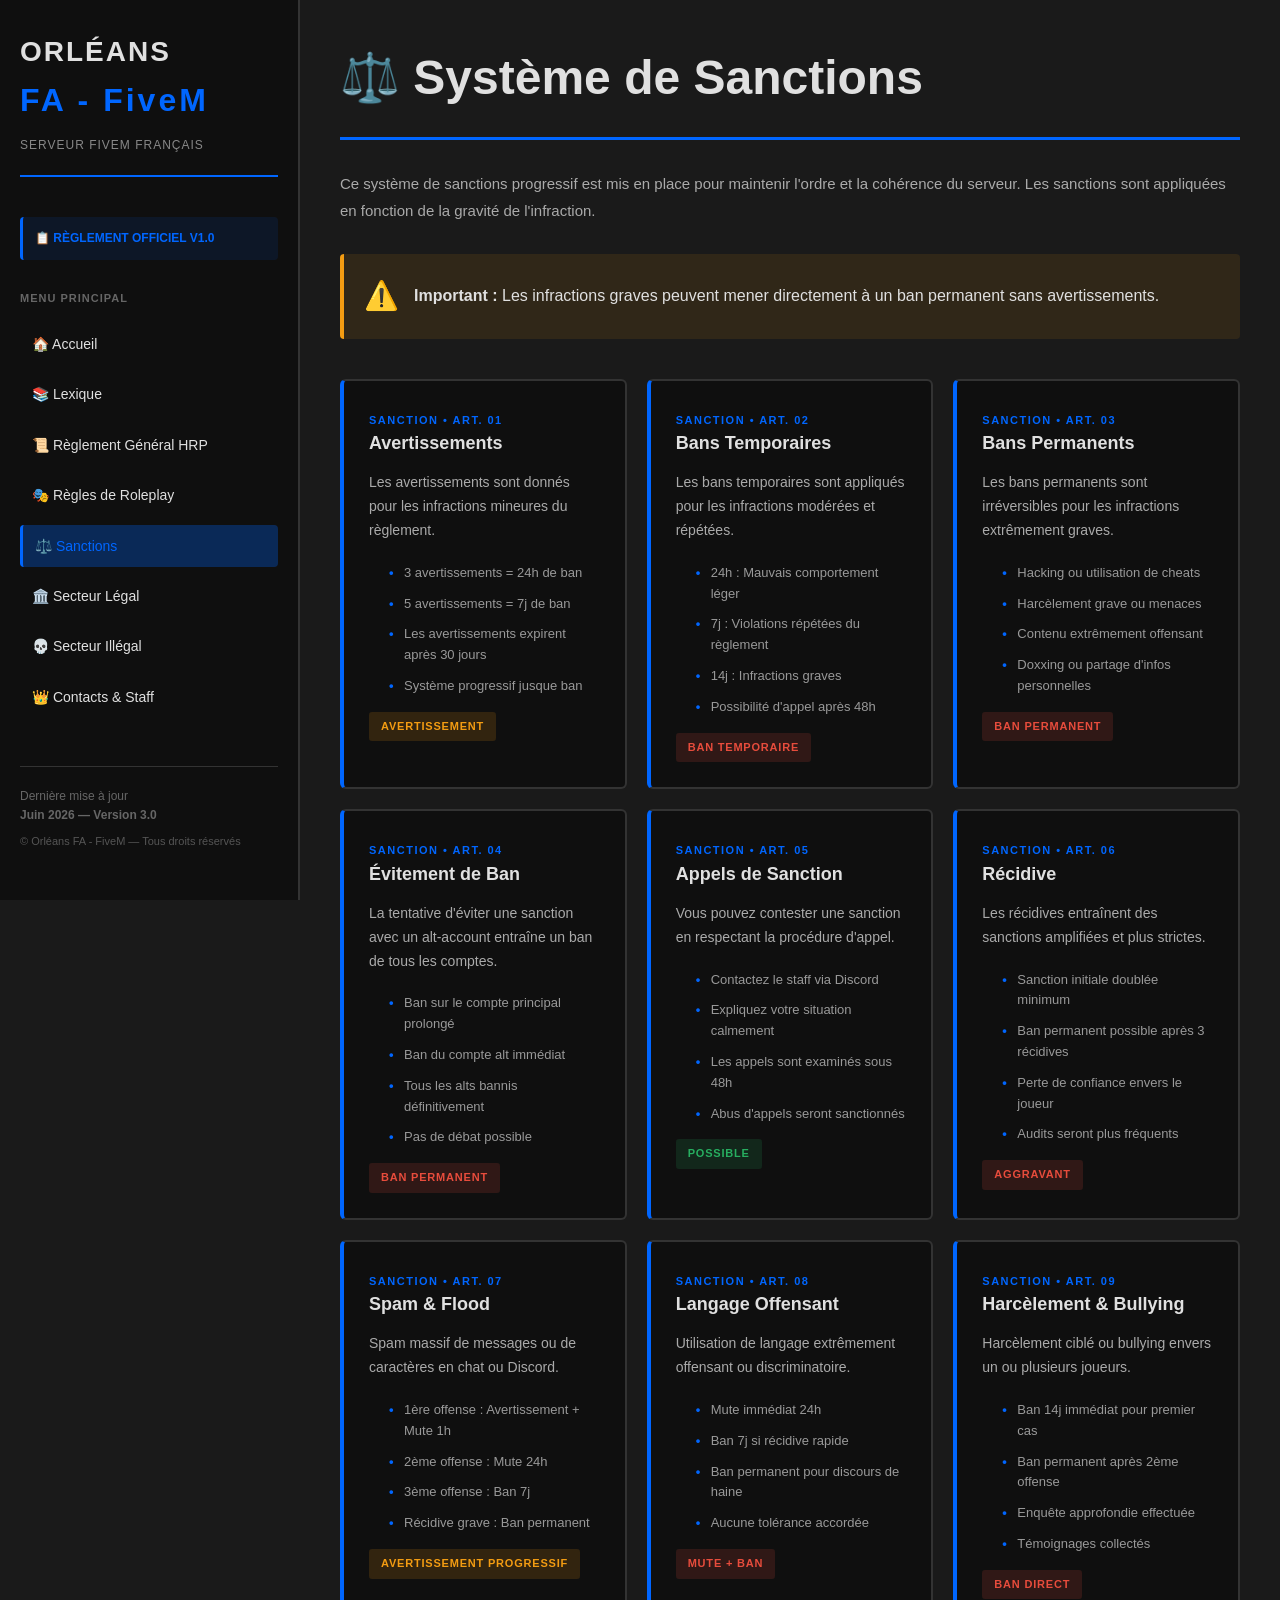
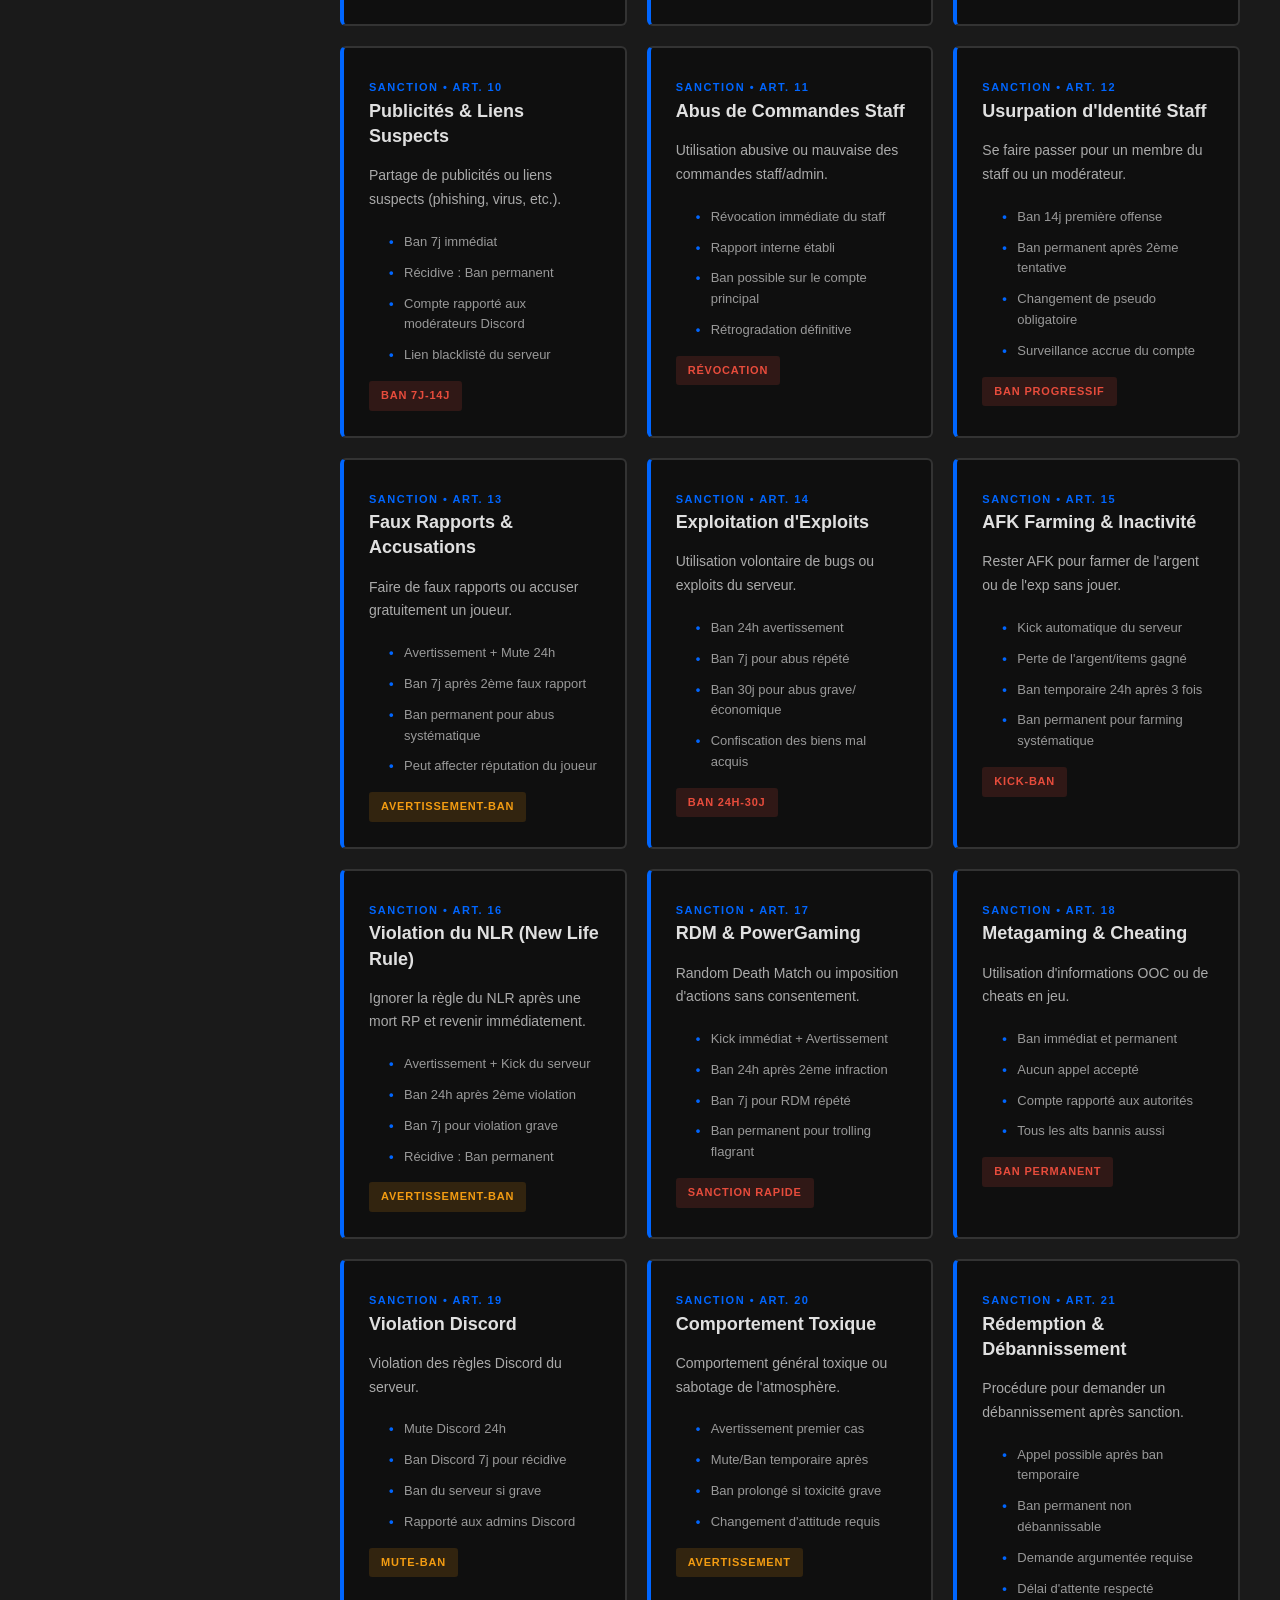
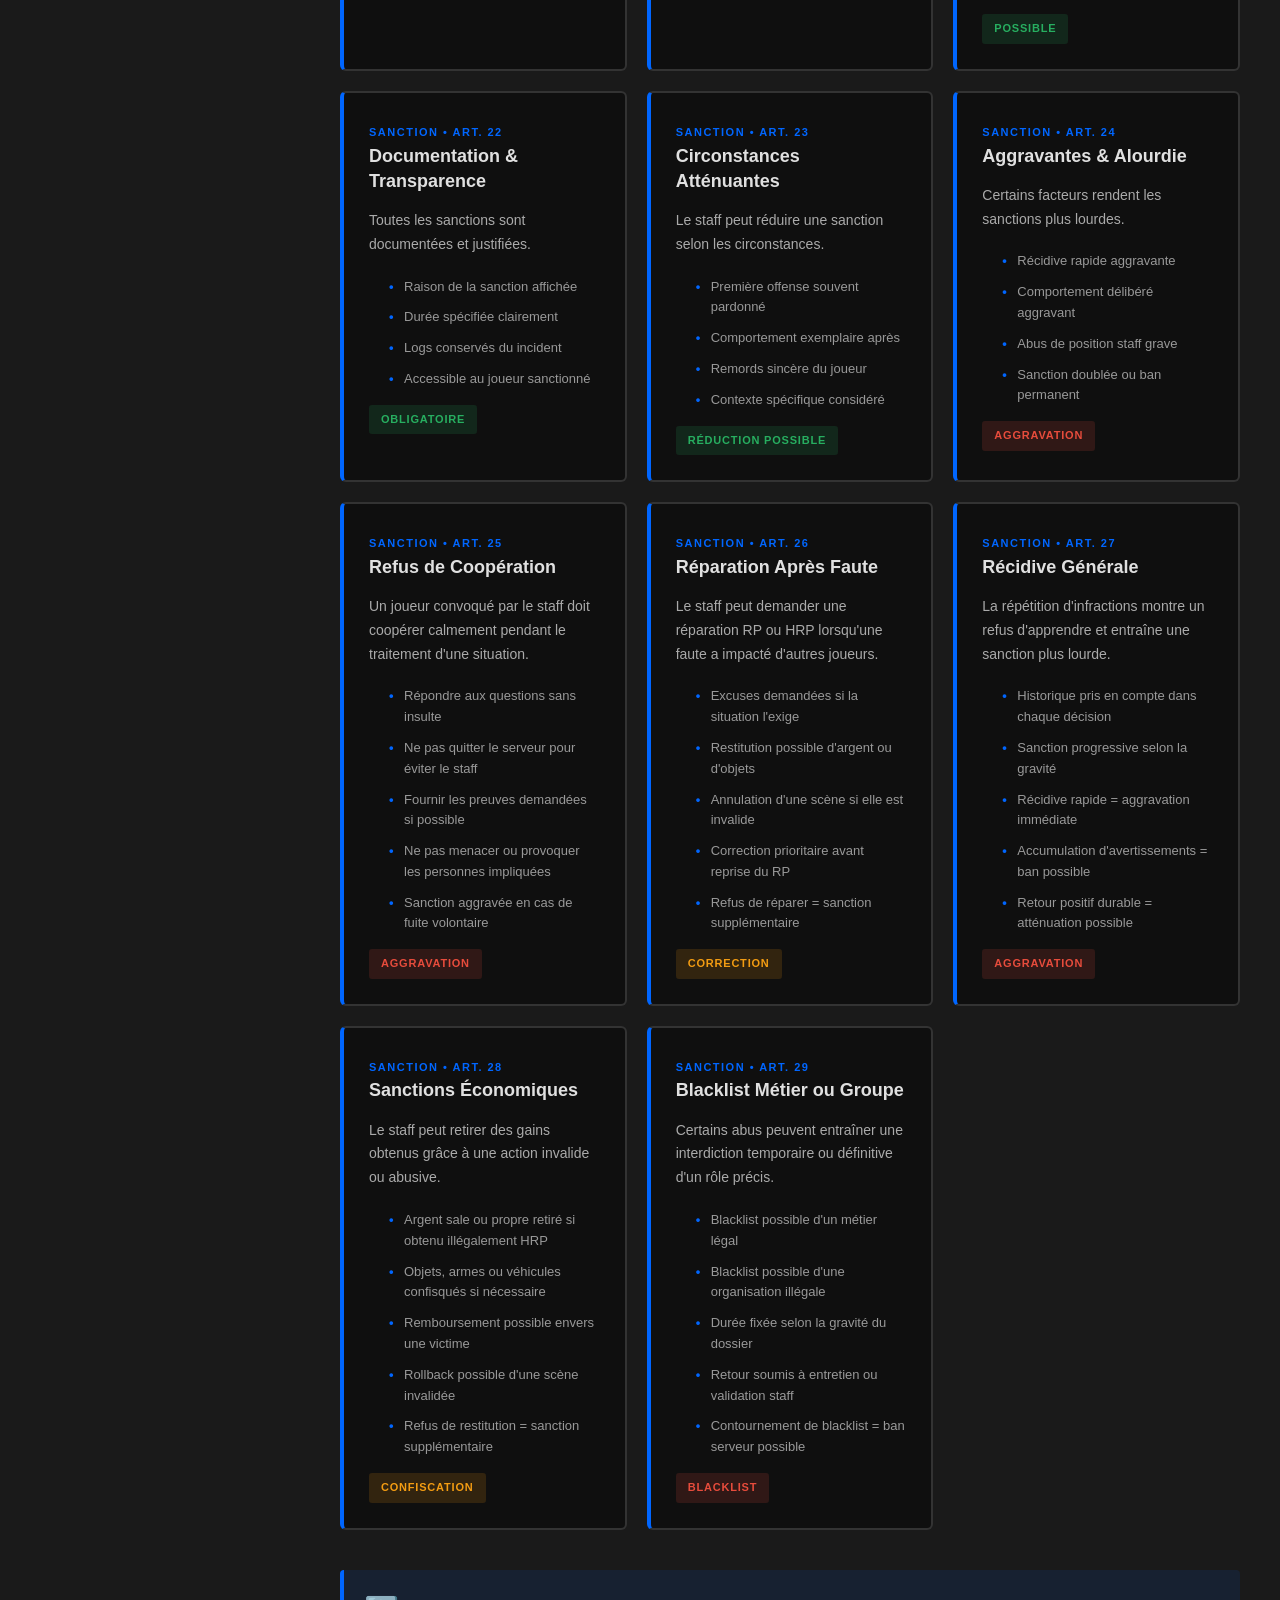
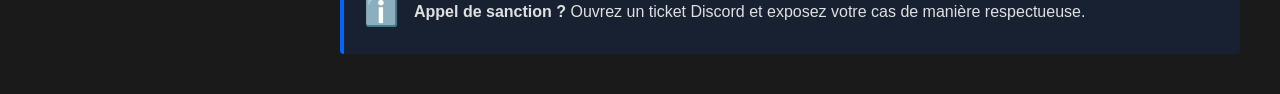
<file: pages/sanctions.html>
﻿<!DOCTYPE html>
<html lang="fr">
<head>
    <meta charset="UTF-8">
    <meta name="viewport" content="width=device-width, initial-scale=1.0">
    <title>Sanctions - Orléans FA - FiveM</title>
    <link rel="stylesheet" href="../styles.css">
</head>
<body>
    <div class="loader-container" id="loaderContainer">
        <div class="loader">
            <div class="loader-text">ORLÉANS FA - FIVEM</div>
            <div class="loader-bar"></div>
        </div>
    </div>

    <div class="scroll-progress" id="scrollProgress"></div>

    <button id="scrollToTopBtn" title="Retour en haut" aria-label="Retour en haut"></button>

    <div class="container">
        <aside class="sidebar">
            <div class="logo-section">
                <h1>ORLÉANS</h1>
                <h2>FA - FiveM</h2>
                <p class="subtitle">SERVEUR FIVEM FRANÇAIS</p>
            </div>

            <div class="version-info">
                <p class="version-title">📋 RÈGLEMENT OFFICIEL V1.0</p>
            </div>

            <nav class="menu-principal">
                <h3>MENU PRINCIPAL</h3>
                <ul>
                    <li><a href="../index.html" class="nav-link">🏠 Accueil</a></li>
                    <li><a href="lexique.html" class="nav-link">📚 Lexique</a></li>
                    <li><a href="reglement-general.html" class="nav-link">📜 Règlement Général HRP</a></li>
                    <li><a href="regles-roleplay.html" class="nav-link">🎭 Règles de Roleplay</a></li>
                    <li><a href="sanctions.html" class="nav-link active">⚖️ Sanctions</a></li>
                    <li><a href="secteur-legal.html" class="nav-link">🏛️ Secteur Légal</a></li>
                    <li><a href="secteur-illegal.html" class="nav-link">💀 Secteur Illégal</a></li>
                    <li><a href="contacts-staff.html" class="nav-link">👑 Contacts & Staff</a></li>
                </ul>
            </nav>

            <div class="footer-sidebar">
                <p>Dernière mise à jour<br><strong>Juin 2026 — Version 3.0</strong></p>
                <p class="copyright">© Orléans FA - FiveM — Tous droits réservés</p>
            </div>
        </aside>

        <div class="mobile-menu-toggle" id="mobileMenuToggle">
            <span></span>
            <span></span>
            <span></span>
        </div>

        <main class="main-content">
            <div class="page-content">
                <h1 class="page-title">⚖️ Système de Sanctions</h1>

                <p style="color: #aaa; margin-bottom: 30px; font-size: 15px; line-height: 1.8;">Ce système de sanctions progressif est mis en place pour maintenir l'ordre et la cohérence du serveur. Les sanctions sont appliquées en fonction de la gravité de l'infraction.</p>

                <div class="alert-banner" style="margin-bottom: 40px;">
                    <span class="alert-icon">⚠️</span>
                    <p><strong>Important :</strong> Les infractions graves peuvent mener directement à un ban permanent sans avertissements.</p>
                </div>

                <div class="articles-grid">
                    <div class="article-card">
                        <span class="article-label">SANCTION • ART. 01</span>
                        <h3 class="article-title">Avertissements</h3>
                        <div class="article-content">
                            Les avertissements sont donnés pour les infractions mineures du règlement.
                        </div>
                        <ul class="article-list">
                            <li>3 avertissements = 24h de ban</li>
                            <li>5 avertissements = 7j de ban</li>
                            <li>Les avertissements expirent après 30 jours</li>
                            <li>Système progressif jusque ban</li>
                        </ul>
                        <span class="article-tag warning">AVERTISSEMENT</span>
                    </div>

                    <div class="article-card">
                        <span class="article-label">SANCTION • ART. 02</span>
                        <h3 class="article-title">Bans Temporaires</h3>
                        <div class="article-content">
                            Les bans temporaires sont appliqués pour les infractions modérées et répétées.
                        </div>
                        <ul class="article-list">
                            <li>24h : Mauvais comportement léger</li>
                            <li>7j : Violations répétées du règlement</li>
                            <li>14j : Infractions graves</li>
                            <li>Possibilité d'appel après 48h</li>
                        </ul>
                        <span class="article-tag">BAN TEMPORAIRE</span>
                    </div>

                    <div class="article-card">
                        <span class="article-label">SANCTION • ART. 03</span>
                        <h3 class="article-title">Bans Permanents</h3>
                        <div class="article-content">
                            Les bans permanents sont irréversibles pour les infractions extrêmement graves.
                        </div>
                        <ul class="article-list">
                            <li>Hacking ou utilisation de cheats</li>
                            <li>Harcèlement grave ou menaces</li>
                            <li>Contenu extrêmement offensant</li>
                            <li>Doxxing ou partage d'infos personnelles</li>
                        </ul>
                        <span class="article-tag danger">BAN PERMANENT</span>
                    </div>

                    <div class="article-card">
                        <span class="article-label">SANCTION • ART. 04</span>
                        <h3 class="article-title">Évitement de Ban</h3>
                        <div class="article-content">
                            La tentative d'éviter une sanction avec un alt-account entraîne un ban de tous les comptes.
                        </div>
                        <ul class="article-list">
                            <li>Ban sur le compte principal prolongé</li>
                            <li>Ban du compte alt immédiat</li>
                            <li>Tous les alts bannis définitivement</li>
                            <li>Pas de débat possible</li>
                        </ul>
                        <span class="article-tag danger">BAN PERMANENT</span>
                    </div>

                    <div class="article-card">
                        <span class="article-label">SANCTION • ART. 05</span>
                        <h3 class="article-title">Appels de Sanction</h3>
                        <div class="article-content">
                            Vous pouvez contester une sanction en respectant la procédure d'appel.
                        </div>
                        <ul class="article-list">
                            <li>Contactez le staff via Discord</li>
                            <li>Expliquez votre situation calmement</li>
                            <li>Les appels sont examinés sous 48h</li>
                            <li>Abus d'appels seront sanctionnés</li>
                        </ul>
                        <span class="article-tag success">POSSIBLE</span>
                    </div>

                    <div class="article-card">
                        <span class="article-label">SANCTION • ART. 06</span>
                        <h3 class="article-title">Récidive</h3>
                        <div class="article-content">
                            Les récidives entraînent des sanctions amplifiées et plus strictes.
                        </div>
                        <ul class="article-list">
                            <li>Sanction initiale doublée minimum</li>
                            <li>Ban permanent possible après 3 récidives</li>
                            <li>Perte de confiance envers le joueur</li>
                            <li>Audits seront plus fréquents</li>
                        </ul>
                        <span class="article-tag danger">AGGRAVANT</span>
                    </div>

                    <div class="article-card">
                        <span class="article-label">SANCTION • ART. 07</span>
                        <h3 class="article-title">Spam & Flood</h3>
                        <div class="article-content">
                            Spam massif de messages ou de caractères en chat ou Discord.
                        </div>
                        <ul class="article-list">
                            <li>1ère offense : Avertissement + Mute 1h</li>
                            <li>2ème offense : Mute 24h</li>
                            <li>3ème offense : Ban 7j</li>
                            <li>Récidive grave : Ban permanent</li>
                        </ul>
                        <span class="article-tag warning">AVERTISSEMENT PROGRESSIF</span>
                    </div>

                    <div class="article-card">
                        <span class="article-label">SANCTION • ART. 08</span>
                        <h3 class="article-title">Langage Offensant</h3>
                        <div class="article-content">
                            Utilisation de langage extrêmement offensant ou discriminatoire.
                        </div>
                        <ul class="article-list">
                            <li>Mute immédiat 24h</li>
                            <li>Ban 7j si récidive rapide</li>
                            <li>Ban permanent pour discours de haine</li>
                            <li>Aucune tolérance accordée</li>
                        </ul>
                        <span class="article-tag danger">MUTE + BAN</span>
                    </div>

                    <div class="article-card">
                        <span class="article-label">SANCTION • ART. 09</span>
                        <h3 class="article-title">Harcèlement & Bullying</h3>
                        <div class="article-content">
                            Harcèlement ciblé ou bullying envers un ou plusieurs joueurs.
                        </div>
                        <ul class="article-list">
                            <li>Ban 14j immédiat pour premier cas</li>
                            <li>Ban permanent après 2ème offense</li>
                            <li>Enquête approfondie effectuée</li>
                            <li>Témoignages collectés</li>
                        </ul>
                        <span class="article-tag danger">BAN DIRECT</span>
                    </div>

                    <div class="article-card">
                        <span class="article-label">SANCTION • ART. 10</span>
                        <h3 class="article-title">Publicités & Liens Suspects</h3>
                        <div class="article-content">
                            Partage de publicités ou liens suspects (phishing, virus, etc.).
                        </div>
                        <ul class="article-list">
                            <li>Ban 7j immédiat</li>
                            <li>Récidive : Ban permanent</li>
                            <li>Compte rapporté aux modérateurs Discord</li>
                            <li>Lien blacklisté du serveur</li>
                        </ul>
                        <span class="article-tag danger">BAN 7J-14J</span>
                    </div>

                    <div class="article-card">
                        <span class="article-label">SANCTION • ART. 11</span>
                        <h3 class="article-title">Abus de Commandes Staff</h3>
                        <div class="article-content">
                            Utilisation abusive ou mauvaise des commandes staff/admin.
                        </div>
                        <ul class="article-list">
                            <li>Révocation immédiate du staff</li>
                            <li>Rapport interne établi</li>
                            <li>Ban possible sur le compte principal</li>
                            <li>Rétrogradation définitive</li>
                        </ul>
                        <span class="article-tag danger">RÉVOCATION</span>
                    </div>

                    <div class="article-card">
                        <span class="article-label">SANCTION • ART. 12</span>
                        <h3 class="article-title">Usurpation d'Identité Staff</h3>
                        <div class="article-content">
                            Se faire passer pour un membre du staff ou un modérateur.
                        </div>
                        <ul class="article-list">
                            <li>Ban 14j première offense</li>
                            <li>Ban permanent après 2ème tentative</li>
                            <li>Changement de pseudo obligatoire</li>
                            <li>Surveillance accrue du compte</li>
                        </ul>
                        <span class="article-tag danger">BAN PROGRESSIF</span>
                    </div>

                    <div class="article-card">
                        <span class="article-label">SANCTION • ART. 13</span>
                        <h3 class="article-title">Faux Rapports & Accusations</h3>
                        <div class="article-content">
                            Faire de faux rapports ou accuser gratuitement un joueur.
                        </div>
                        <ul class="article-list">
                            <li>Avertissement + Mute 24h</li>
                            <li>Ban 7j après 2ème faux rapport</li>
                            <li>Ban permanent pour abus systématique</li>
                            <li>Peut affecter réputation du joueur</li>
                        </ul>
                        <span class="article-tag warning">AVERTISSEMENT-BAN</span>
                    </div>

                    <div class="article-card">
                        <span class="article-label">SANCTION • ART. 14</span>
                        <h3 class="article-title">Exploitation d'Exploits</h3>
                        <div class="article-content">
                            Utilisation volontaire de bugs ou exploits du serveur.
                        </div>
                        <ul class="article-list">
                            <li>Ban 24h avertissement</li>
                            <li>Ban 7j pour abus répété</li>
                            <li>Ban 30j pour abus grave/économique</li>
                            <li>Confiscation des biens mal acquis</li>
                        </ul>
                        <span class="article-tag">BAN 24H-30J</span>
                    </div>

                    <div class="article-card">
                        <span class="article-label">SANCTION • ART. 15</span>
                        <h3 class="article-title">AFK Farming & Inactivité</h3>
                        <div class="article-content">
                            Rester AFK pour farmer de l'argent ou de l'exp sans jouer.
                        </div>
                        <ul class="article-list">
                            <li>Kick automatique du serveur</li>
                            <li>Perte de l'argent/items gagné</li>
                            <li>Ban temporaire 24h après 3 fois</li>
                            <li>Ban permanent pour farming systématique</li>
                        </ul>
                        <span class="article-tag">KICK-BAN</span>
                    </div>

                    <div class="article-card">
                        <span class="article-label">SANCTION • ART. 16</span>
                        <h3 class="article-title">Violation du NLR (New Life Rule)</h3>
                        <div class="article-content">
                            Ignorer la règle du NLR après une mort RP et revenir immédiatement.
                        </div>
                        <ul class="article-list">
                            <li>Avertissement + Kick du serveur</li>
                            <li>Ban 24h après 2ème violation</li>
                            <li>Ban 7j pour violation grave</li>
                            <li>Récidive : Ban permanent</li>
                        </ul>
                        <span class="article-tag warning">AVERTISSEMENT-BAN</span>
                    </div>

                    <div class="article-card">
                        <span class="article-label">SANCTION • ART. 17</span>
                        <h3 class="article-title">RDM & PowerGaming</h3>
                        <div class="article-content">
                            Random Death Match ou imposition d'actions sans consentement.
                        </div>
                        <ul class="article-list">
                            <li>Kick immédiat + Avertissement</li>
                            <li>Ban 24h après 2ème infraction</li>
                            <li>Ban 7j pour RDM répété</li>
                            <li>Ban permanent pour trolling flagrant</li>
                        </ul>
                        <span class="article-tag danger">SANCTION RAPIDE</span>
                    </div>

                    <div class="article-card">
                        <span class="article-label">SANCTION • ART. 18</span>
                        <h3 class="article-title">Metagaming & Cheating</h3>
                        <div class="article-content">
                            Utilisation d'informations OOC ou de cheats en jeu.
                        </div>
                        <ul class="article-list">
                            <li>Ban immédiat et permanent</li>
                            <li>Aucun appel accepté</li>
                            <li>Compte rapporté aux autorités</li>
                            <li>Tous les alts bannis aussi</li>
                        </ul>
                        <span class="article-tag danger">BAN PERMANENT</span>
                    </div>

                    <div class="article-card">
                        <span class="article-label">SANCTION • ART. 19</span>
                        <h3 class="article-title">Violation Discord</h3>
                        <div class="article-content">
                            Violation des règles Discord du serveur.
                        </div>
                        <ul class="article-list">
                            <li>Mute Discord 24h</li>
                            <li>Ban Discord 7j pour récidive</li>
                            <li>Ban du serveur si grave</li>
                            <li>Rapporté aux admins Discord</li>
                        </ul>
                        <span class="article-tag warning">MUTE-BAN</span>
                    </div>

                    <div class="article-card">
                        <span class="article-label">SANCTION • ART. 20</span>
                        <h3 class="article-title">Comportement Toxique</h3>
                        <div class="article-content">
                            Comportement général toxique ou sabotage de l'atmosphère.
                        </div>
                        <ul class="article-list">
                            <li>Avertissement premier cas</li>
                            <li>Mute/Ban temporaire après</li>
                            <li>Ban prolongé si toxicité grave</li>
                            <li>Changement d'attitude requis</li>
                        </ul>
                        <span class="article-tag warning">AVERTISSEMENT</span>
                    </div>

                    <div class="article-card">
                        <span class="article-label">SANCTION • ART. 21</span>
                        <h3 class="article-title">Rédemption & Débannissement</h3>
                        <div class="article-content">
                            Procédure pour demander un débannissement après sanction.
                        </div>
                        <ul class="article-list">
                            <li>Appel possible après ban temporaire</li>
                            <li>Ban permanent non débannissable</li>
                            <li>Demande argumentée requise</li>
                            <li>Délai d'attente respecté</li>
                        </ul>
                        <span class="article-tag success">POSSIBLE</span>
                    </div>

                    <div class="article-card">
                        <span class="article-label">SANCTION • ART. 22</span>
                        <h3 class="article-title">Documentation & Transparence</h3>
                        <div class="article-content">
                            Toutes les sanctions sont documentées et justifiées.
                        </div>
                        <ul class="article-list">
                            <li>Raison de la sanction affichée</li>
                            <li>Durée spécifiée clairement</li>
                            <li>Logs conservés du incident</li>
                            <li>Accessible au joueur sanctionné</li>
                        </ul>
                        <span class="article-tag success">OBLIGATOIRE</span>
                    </div>

                    <div class="article-card">
                        <span class="article-label">SANCTION • ART. 23</span>
                        <h3 class="article-title">Circonstances Atténuantes</h3>
                        <div class="article-content">
                            Le staff peut réduire une sanction selon les circonstances.
                        </div>
                        <ul class="article-list">
                            <li>Première offense souvent pardonné</li>
                            <li>Comportement exemplaire après</li>
                            <li>Remords sincère du joueur</li>
                            <li>Contexte spécifique considéré</li>
                        </ul>
                        <span class="article-tag success">RÉDUCTION POSSIBLE</span>
                    </div>

                    <div class="article-card">
                        <span class="article-label">SANCTION • ART. 24</span>
                        <h3 class="article-title">Aggravantes & Alourdie</h3>
                        <div class="article-content">
                            Certains facteurs rendent les sanctions plus lourdes.
                        </div>
                        <ul class="article-list">
                            <li>Récidive rapide aggravante</li>
                            <li>Comportement délibéré aggravant</li>
                            <li>Abus de position staff grave</li>
                            <li>Sanction doublée ou ban permanent</li>
                        </ul>
                        <span class="article-tag danger">AGGRAVATION</span>
                    </div>

                    <div class="article-card">
                        <span class="article-label">SANCTION • ART. 25</span>
                        <h3 class="article-title">Refus de Coopération</h3>
                        <div class="article-content">
                            Un joueur convoqué par le staff doit coopérer calmement pendant le traitement d'une situation.
                        </div>
                        <ul class="article-list">
                            <li>Répondre aux questions sans insulte</li>
                            <li>Ne pas quitter le serveur pour éviter le staff</li>
                            <li>Fournir les preuves demandées si possible</li>
                            <li>Ne pas menacer ou provoquer les personnes impliquées</li>
                            <li>Sanction aggravée en cas de fuite volontaire</li>
                        </ul>
                        <span class="article-tag danger">AGGRAVATION</span>
                    </div>

                    <div class="article-card">
                        <span class="article-label">SANCTION • ART. 26</span>
                        <h3 class="article-title">Réparation Après Faute</h3>
                        <div class="article-content">
                            Le staff peut demander une réparation RP ou HRP lorsqu'une faute a impacté d'autres joueurs.
                        </div>
                        <ul class="article-list">
                            <li>Excuses demandées si la situation l'exige</li>
                            <li>Restitution possible d'argent ou d'objets</li>
                            <li>Annulation d'une scène si elle est invalide</li>
                            <li>Correction prioritaire avant reprise du RP</li>
                            <li>Refus de réparer = sanction supplémentaire</li>
                        </ul>
                        <span class="article-tag warning">CORRECTION</span>
                    </div>

                    <div class="article-card">
                        <span class="article-label">SANCTION • ART. 27</span>
                        <h3 class="article-title">Récidive Générale</h3>
                        <div class="article-content">
                            La répétition d'infractions montre un refus d'apprendre et entraîne une sanction plus lourde.
                        </div>
                        <ul class="article-list">
                            <li>Historique pris en compte dans chaque décision</li>
                            <li>Sanction progressive selon la gravité</li>
                            <li>Récidive rapide = aggravation immédiate</li>
                            <li>Accumulation d'avertissements = ban possible</li>
                            <li>Retour positif durable = atténuation possible</li>
                        </ul>
                        <span class="article-tag danger">AGGRAVATION</span>
                    </div>

                    <div class="article-card">
                        <span class="article-label">SANCTION • ART. 28</span>
                        <h3 class="article-title">Sanctions Économiques</h3>
                        <div class="article-content">
                            Le staff peut retirer des gains obtenus grâce à une action invalide ou abusive.
                        </div>
                        <ul class="article-list">
                            <li>Argent sale ou propre retiré si obtenu illégalement HRP</li>
                            <li>Objets, armes ou véhicules confisqués si nécessaire</li>
                            <li>Remboursement possible envers une victime</li>
                            <li>Rollback possible d'une scène invalidée</li>
                            <li>Refus de restitution = sanction supplémentaire</li>
                        </ul>
                        <span class="article-tag warning">CONFISCATION</span>
                    </div>

                    <div class="article-card">
                        <span class="article-label">SANCTION • ART. 29</span>
                        <h3 class="article-title">Blacklist Métier ou Groupe</h3>
                        <div class="article-content">
                            Certains abus peuvent entraîner une interdiction temporaire ou définitive d'un rôle précis.
                        </div>
                        <ul class="article-list">
                            <li>Blacklist possible d'un métier légal</li>
                            <li>Blacklist possible d'une organisation illégale</li>
                            <li>Durée fixée selon la gravité du dossier</li>
                            <li>Retour soumis à entretien ou validation staff</li>
                            <li>Contournement de blacklist = ban serveur possible</li>
                        </ul>
                        <span class="article-tag danger">BLACKLIST</span>
                    </div>
                </div>

                <div class="alert-banner" style="margin-top: 40px; background-color: rgba(0, 102, 255, 0.1); border-left-color: #0066FF;">
                    <span class="alert-icon">ℹ️</span>
                    <p><strong>Appel de sanction ?</strong> Ouvrez un ticket Discord et exposez votre cas de manière respectueuse.</p>
                </div>
            </div>
        </main>
    </div>

    <script src="../script.js"></script>
</body>
</html>
</file>
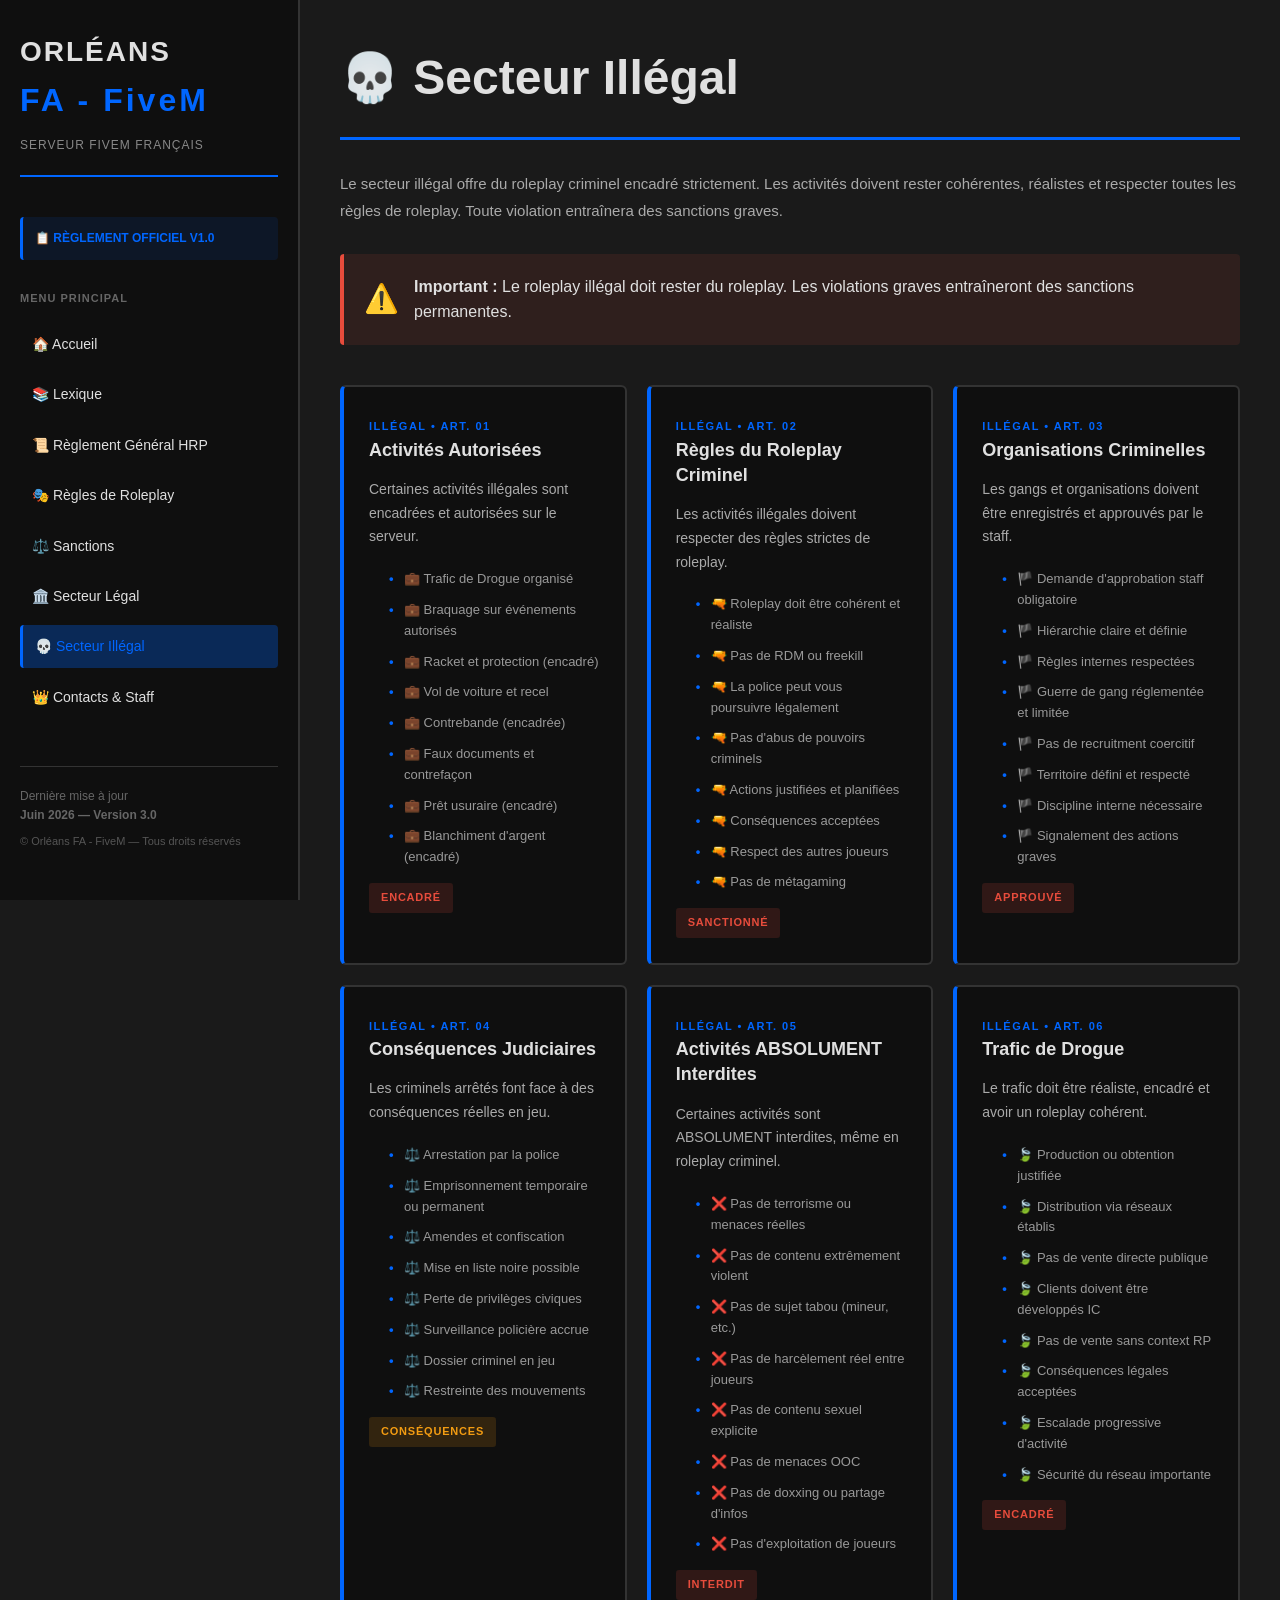
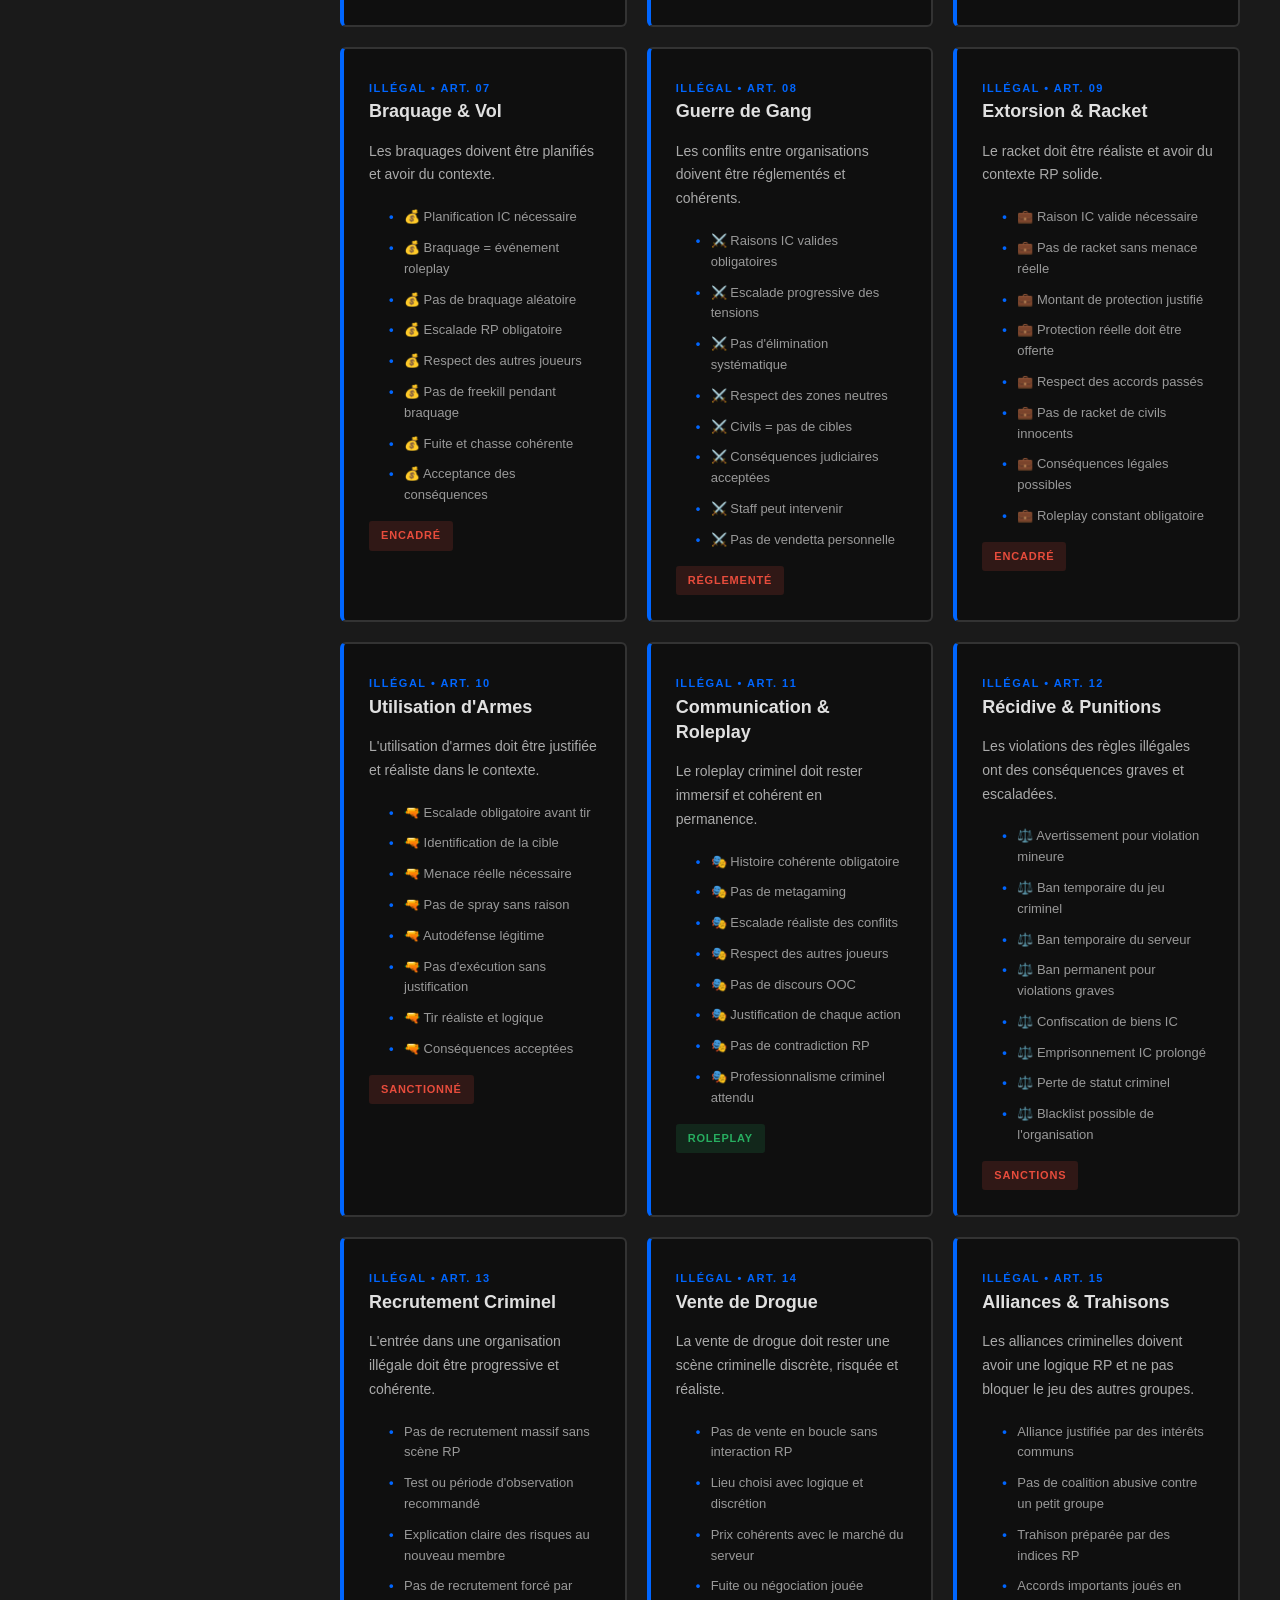
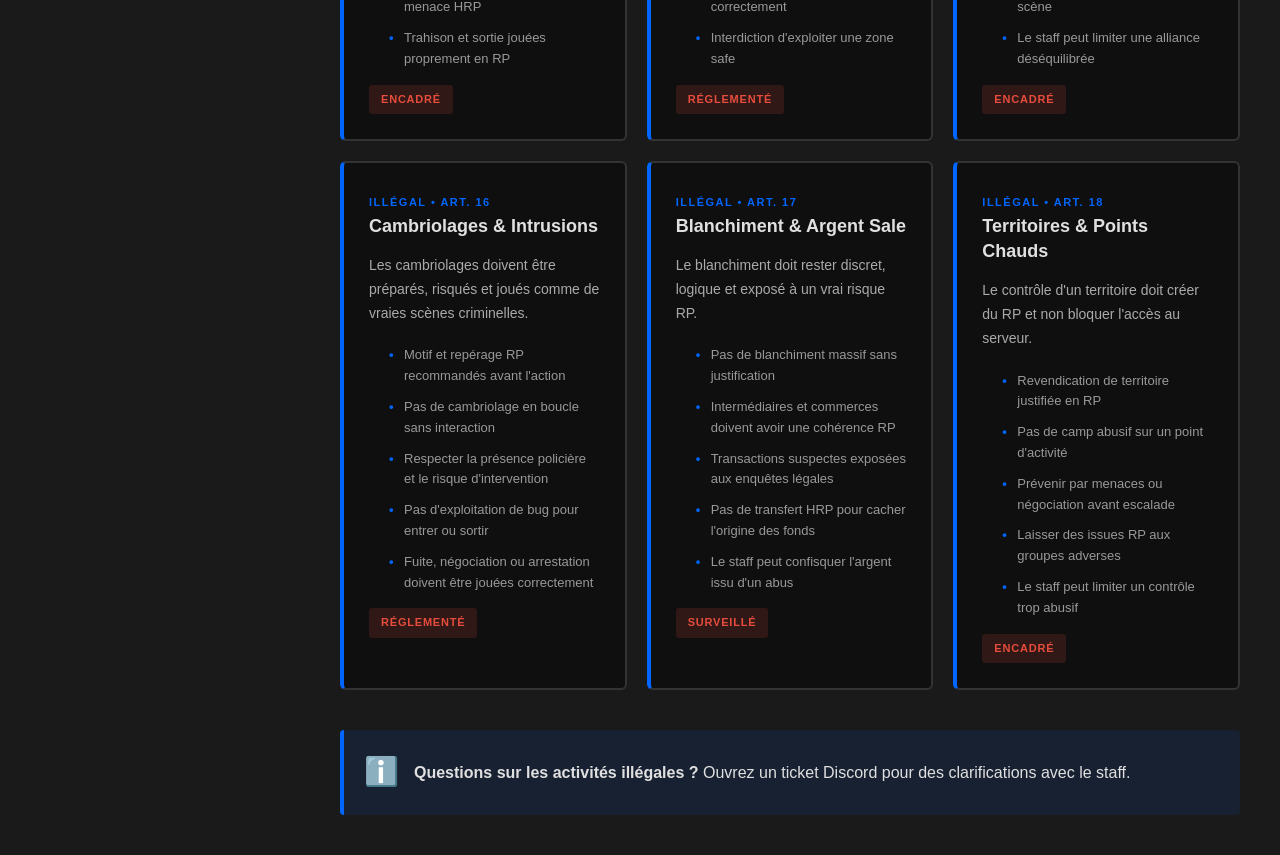
<file: pages/secteur-illegal.html>
﻿<!DOCTYPE html>
<html lang="fr">
<head>
    <meta charset="UTF-8">
    <meta name="viewport" content="width=device-width, initial-scale=1.0">
    <title>Secteur Illégal - Orléans FA - FiveM</title>
    <link rel="stylesheet" href="../styles.css">
</head>
<body>
    <div class="loader-container" id="loaderContainer">
        <div class="loader">
            <div class="loader-text">ORLÉANS FA - FIVEM</div>
            <div class="loader-bar"></div>
        </div>
    </div>

    <div class="scroll-progress" id="scrollProgress"></div>
    <button id="scrollToTopBtn" title="Retour en haut"></button>

    <div class="container">
        <aside class="sidebar">
            <div class="logo-section">
                <h1>ORLÉANS</h1>
                <h2>FA - FiveM</h2>
                <p class="subtitle">SERVEUR FIVEM FRANÇAIS</p>
            </div>

            <div class="version-info">
                <p class="version-title">📋 RÈGLEMENT OFFICIEL V1.0</p>
            </div>

            <nav class="menu-principal">
                <h3>MENU PRINCIPAL</h3>
                <ul>
                    <li><a href="../index.html" class="nav-link">🏠 Accueil</a></li>
                    <li><a href="lexique.html" class="nav-link">📚 Lexique</a></li>
                    <li><a href="reglement-general.html" class="nav-link">📜 Règlement Général HRP</a></li>
                    <li><a href="regles-roleplay.html" class="nav-link">🎭 Règles de Roleplay</a></li>
                    <li><a href="sanctions.html" class="nav-link">⚖️ Sanctions</a></li>
                    <li><a href="secteur-legal.html" class="nav-link">🏛️ Secteur Légal</a></li>
                    <li><a href="secteur-illegal.html" class="nav-link active">💀 Secteur Illégal</a></li>
                    <li><a href="contacts-staff.html" class="nav-link">👑 Contacts & Staff</a></li>
                </ul>
            </nav>

            <div class="footer-sidebar">
                <p>Dernière mise à jour<br><strong>Juin 2026 — Version 3.0</strong></p>
                <p class="copyright">© Orléans FA - FiveM — Tous droits réservés</p>
            </div>
        </aside>

        <div class="mobile-menu-toggle" id="mobileMenuToggle">
            <span></span>
            <span></span>
            <span></span>
        </div>

        <main class="main-content">
            <div class="page-content">
                <h1 class="page-title">💀 Secteur Illégal</h1>

                <p style="color: #aaa; margin-bottom: 30px; font-size: 15px; line-height: 1.8;">Le secteur illégal offre du roleplay criminel encadré strictement. Les activités doivent rester cohérentes, réalistes et respecter toutes les règles de roleplay. Toute violation entraînera des sanctions graves.</p>

                <div class="alert-banner" style="margin-bottom: 40px; background-color: rgba(231, 76, 60, 0.1); border-left-color: #e74c3c;">
                    <span class="alert-icon">⚠️</span>
                    <p><strong>Important :</strong> Le roleplay illégal doit rester du roleplay. Les violations graves entraîneront des sanctions permanentes.</p>
                </div>

                <div class="articles-grid">
                    <div class="article-card">
                        <span class="article-label">ILLÉGAL • ART. 01</span>
                        <h3 class="article-title">Activités Autorisées</h3>
                        <div class="article-content">
                            Certaines activités illégales sont encadrées et autorisées sur le serveur.
                        </div>
                        <ul class="article-list">
                            <li>💼 Trafic de Drogue organisé</li>
                            <li>💼 Braquage sur événements autorisés</li>
                            <li>💼 Racket et protection (encadré)</li>
                            <li>💼 Vol de voiture et recel</li>
                            <li>💼 Contrebande (encadrée)</li>
                            <li>💼 Faux documents et contrefaçon</li>
                            <li>💼 Prêt usuraire (encadré)</li>
                            <li>💼 Blanchiment d'argent (encadré)</li>
                        </ul>
                        <span class="article-tag">ENCADRÉ</span>
                    </div>

                    <div class="article-card">
                        <span class="article-label">ILLÉGAL • ART. 02</span>
                        <h3 class="article-title">Règles du Roleplay Criminel</h3>
                        <div class="article-content">
                            Les activités illégales doivent respecter des règles strictes de roleplay.
                        </div>
                        <ul class="article-list">
                            <li>🔫 Roleplay doit être cohérent et réaliste</li>
                            <li>🔫 Pas de RDM ou freekill</li>
                            <li>🔫 La police peut vous poursuivre légalement</li>
                            <li>🔫 Pas d'abus de pouvoirs criminels</li>
                            <li>🔫 Actions justifiées et planifiées</li>
                            <li>🔫 Conséquences acceptées</li>
                            <li>🔫 Respect des autres joueurs</li>
                            <li>🔫 Pas de métagaming</li>
                        </ul>
                        <span class="article-tag">SANCTIONNÉ</span>
                    </div>

                    <div class="article-card">
                        <span class="article-label">ILLÉGAL • ART. 03</span>
                        <h3 class="article-title">Organisations Criminelles</h3>
                        <div class="article-content">
                            Les gangs et organisations doivent être enregistrés et approuvés par le staff.
                        </div>
                        <ul class="article-list">
                            <li>🏴 Demande d'approbation staff obligatoire</li>
                            <li>🏴 Hiérarchie claire et définie</li>
                            <li>🏴 Règles internes respectées</li>
                            <li>🏴 Guerre de gang réglementée et limitée</li>
                            <li>🏴 Pas de recruitment coercitif</li>
                            <li>🏴 Territoire défini et respecté</li>
                            <li>🏴 Discipline interne nécessaire</li>
                            <li>🏴 Signalement des actions graves</li>
                        </ul>
                        <span class="article-tag">APPROUVÉ</span>
                    </div>

                    <div class="article-card">
                        <span class="article-label">ILLÉGAL • ART. 04</span>
                        <h3 class="article-title">Conséquences Judiciaires</h3>
                        <div class="article-content">
                            Les criminels arrêtés font face à des conséquences réelles en jeu.
                        </div>
                        <ul class="article-list">
                            <li>⚖️ Arrestation par la police</li>
                            <li>⚖️ Emprisonnement temporaire ou permanent</li>
                            <li>⚖️ Amendes et confiscation</li>
                            <li>⚖️ Mise en liste noire possible</li>
                            <li>⚖️ Perte de privilèges civiques</li>
                            <li>⚖️ Surveillance policière accrue</li>
                            <li>⚖️ Dossier criminel en jeu</li>
                            <li>⚖️ Restreinte des mouvements</li>
                        </ul>
                        <span class="article-tag warning">CONSÉQUENCES</span>
                    </div>

                    <div class="article-card">
                        <span class="article-label">ILLÉGAL • ART. 05</span>
                        <h3 class="article-title">Activités ABSOLUMENT Interdites</h3>
                        <div class="article-content">
                            Certaines activités sont ABSOLUMENT interdites, même en roleplay criminel.
                        </div>
                        <ul class="article-list">
                            <li>❌ Pas de terrorisme ou menaces réelles</li>
                            <li>❌ Pas de contenu extrêmement violent</li>
                            <li>❌ Pas de sujet tabou (mineur, etc.)</li>
                            <li>❌ Pas de harcèlement réel entre joueurs</li>
                            <li>❌ Pas de contenu sexuel explicite</li>
                            <li>❌ Pas de menaces OOC</li>
                            <li>❌ Pas de doxxing ou partage d'infos</li>
                            <li>❌ Pas d'exploitation de joueurs</li>
                        </ul>
                        <span class="article-tag danger">INTERDIT</span>
                    </div>

                    <div class="article-card">
                        <span class="article-label">ILLÉGAL • ART. 06</span>
                        <h3 class="article-title">Trafic de Drogue</h3>
                        <div class="article-content">
                            Le trafic doit être réaliste, encadré et avoir un roleplay cohérent.
                        </div>
                        <ul class="article-list">
                            <li>🍃 Production ou obtention justifiée</li>
                            <li>🍃 Distribution via réseaux établis</li>
                            <li>🍃 Pas de vente directe publique</li>
                            <li>🍃 Clients doivent être développés IC</li>
                            <li>🍃 Pas de vente sans context RP</li>
                            <li>🍃 Conséquences légales acceptées</li>
                            <li>🍃 Escalade progressive d'activité</li>
                            <li>🍃 Sécurité du réseau importante</li>
                        </ul>
                        <span class="article-tag">ENCADRÉ</span>
                    </div>

                    <div class="article-card">
                        <span class="article-label">ILLÉGAL • ART. 07</span>
                        <h3 class="article-title">Braquage & Vol</h3>
                        <div class="article-content">
                            Les braquages doivent être planifiés et avoir du contexte.
                        </div>
                        <ul class="article-list">
                            <li>💰 Planification IC nécessaire</li>
                            <li>💰 Braquage = événement roleplay</li>
                            <li>💰 Pas de braquage aléatoire</li>
                            <li>💰 Escalade RP obligatoire</li>
                            <li>💰 Respect des autres joueurs</li>
                            <li>💰 Pas de freekill pendant braquage</li>
                            <li>💰 Fuite et chasse cohérente</li>
                            <li>💰 Acceptance des conséquences</li>
                        </ul>
                        <span class="article-tag">ENCADRÉ</span>
                    </div>

                    <div class="article-card">
                        <span class="article-label">ILLÉGAL • ART. 08</span>
                        <h3 class="article-title">Guerre de Gang</h3>
                        <div class="article-content">
                            Les conflits entre organisations doivent être réglementés et cohérents.
                        </div>
                        <ul class="article-list">
                            <li>⚔️ Raisons IC valides obligatoires</li>
                            <li>⚔️ Escalade progressive des tensions</li>
                            <li>⚔️ Pas d'élimination systématique</li>
                            <li>⚔️ Respect des zones neutres</li>
                            <li>⚔️ Civils = pas de cibles</li>
                            <li>⚔️ Conséquences judiciaires acceptées</li>
                            <li>⚔️ Staff peut intervenir</li>
                            <li>⚔️ Pas de vendetta personnelle</li>
                        </ul>
                        <span class="article-tag">RÉGLEMENTÉ</span>
                    </div>

                    <div class="article-card">
                        <span class="article-label">ILLÉGAL • ART. 09</span>
                        <h3 class="article-title">Extorsion & Racket</h3>
                        <div class="article-content">
                            Le racket doit être réaliste et avoir du contexte RP solide.
                        </div>
                        <ul class="article-list">
                            <li>💼 Raison IC valide nécessaire</li>
                            <li>💼 Pas de racket sans menace réelle</li>
                            <li>💼 Montant de protection justifié</li>
                            <li>💼 Protection réelle doit être offerte</li>
                            <li>💼 Respect des accords passés</li>
                            <li>💼 Pas de racket de civils innocents</li>
                            <li>💼 Conséquences légales possibles</li>
                            <li>💼 Roleplay constant obligatoire</li>
                        </ul>
                        <span class="article-tag">ENCADRÉ</span>
                    </div>

                    <div class="article-card">
                        <span class="article-label">ILLÉGAL • ART. 10</span>
                        <h3 class="article-title">Utilisation d'Armes</h3>
                        <div class="article-content">
                            L'utilisation d'armes doit être justifiée et réaliste dans le contexte.
                        </div>
                        <ul class="article-list">
                            <li>🔫 Escalade obligatoire avant tir</li>
                            <li>🔫 Identification de la cible</li>
                            <li>🔫 Menace réelle nécessaire</li>
                            <li>🔫 Pas de spray sans raison</li>
                            <li>🔫 Autodéfense légitime</li>
                            <li>🔫 Pas d'exécution sans justification</li>
                            <li>🔫 Tir réaliste et logique</li>
                            <li>🔫 Conséquences acceptées</li>
                        </ul>
                        <span class="article-tag">SANCTIONNÉ</span>
                    </div>

                    <div class="article-card">
                        <span class="article-label">ILLÉGAL • ART. 11</span>
                        <h3 class="article-title">Communication & Roleplay</h3>
                        <div class="article-content">
                            Le roleplay criminel doit rester immersif et cohérent en permanence.
                        </div>
                        <ul class="article-list">
                            <li>🎭 Histoire cohérente obligatoire</li>
                            <li>🎭 Pas de metagaming</li>
                            <li>🎭 Escalade réaliste des conflits</li>
                            <li>🎭 Respect des autres joueurs</li>
                            <li>🎭 Pas de discours OOC</li>
                            <li>🎭 Justification de chaque action</li>
                            <li>🎭 Pas de contradiction RP</li>
                            <li>🎭 Professionnalisme criminel attendu</li>
                        </ul>
                        <span class="article-tag success">ROLEPLAY</span>
                    </div>

                    <div class="article-card">
                        <span class="article-label">ILLÉGAL • ART. 12</span>
                        <h3 class="article-title">Récidive & Punitions</h3>
                        <div class="article-content">
                            Les violations des règles illégales ont des conséquences graves et escaladées.
                        </div>
                        <ul class="article-list">
                            <li>⚖️ Avertissement pour violation mineure</li>
                            <li>⚖️ Ban temporaire du jeu criminel</li>
                            <li>⚖️ Ban temporaire du serveur</li>
                            <li>⚖️ Ban permanent pour violations graves</li>
                            <li>⚖️ Confiscation de biens IC</li>
                            <li>⚖️ Emprisonnement IC prolongé</li>
                            <li>⚖️ Perte de statut criminel</li>
                            <li>⚖️ Blacklist possible de l'organisation</li>
                        </ul>
                        <span class="article-tag danger">SANCTIONS</span>
                    </div>

                    <div class="article-card">
                        <span class="article-label">ILLÉGAL • ART. 13</span>
                        <h3 class="article-title">Recrutement Criminel</h3>
                        <div class="article-content">
                            L'entrée dans une organisation illégale doit être progressive et cohérente.
                        </div>
                        <ul class="article-list">
                            <li>Pas de recrutement massif sans scène RP</li>
                            <li>Test ou période d'observation recommandé</li>
                            <li>Explication claire des risques au nouveau membre</li>
                            <li>Pas de recrutement forcé par menace HRP</li>
                            <li>Trahison et sortie jouées proprement en RP</li>
                        </ul>
                        <span class="article-tag">ENCADRÉ</span>
                    </div>

                    <div class="article-card">
                        <span class="article-label">ILLÉGAL • ART. 14</span>
                        <h3 class="article-title">Vente de Drogue</h3>
                        <div class="article-content">
                            La vente de drogue doit rester une scène criminelle discrète, risquée et réaliste.
                        </div>
                        <ul class="article-list">
                            <li>Pas de vente en boucle sans interaction RP</li>
                            <li>Lieu choisi avec logique et discrétion</li>
                            <li>Prix cohérents avec le marché du serveur</li>
                            <li>Fuite ou négociation jouée correctement</li>
                            <li>Interdiction d'exploiter une zone safe</li>
                        </ul>
                        <span class="article-tag">RÉGLEMENTÉ</span>
                    </div>

                    <div class="article-card">
                        <span class="article-label">ILLÉGAL • ART. 15</span>
                        <h3 class="article-title">Alliances & Trahisons</h3>
                        <div class="article-content">
                            Les alliances criminelles doivent avoir une logique RP et ne pas bloquer le jeu des autres groupes.
                        </div>
                        <ul class="article-list">
                            <li>Alliance justifiée par des intérêts communs</li>
                            <li>Pas de coalition abusive contre un petit groupe</li>
                            <li>Trahison préparée par des indices RP</li>
                            <li>Accords importants joués en scène</li>
                            <li>Le staff peut limiter une alliance déséquilibrée</li>
                        </ul>
                        <span class="article-tag">ENCADRÉ</span>
                    </div>

                    <div class="article-card">
                        <span class="article-label">ILLÉGAL • ART. 16</span>
                        <h3 class="article-title">Cambriolages & Intrusions</h3>
                        <div class="article-content">
                            Les cambriolages doivent être préparés, risqués et joués comme de vraies scènes criminelles.
                        </div>
                        <ul class="article-list">
                            <li>Motif et repérage RP recommandés avant l'action</li>
                            <li>Pas de cambriolage en boucle sans interaction</li>
                            <li>Respecter la présence policière et le risque d'intervention</li>
                            <li>Pas d'exploitation de bug pour entrer ou sortir</li>
                            <li>Fuite, négociation ou arrestation doivent être jouées correctement</li>
                        </ul>
                        <span class="article-tag">RÉGLEMENTÉ</span>
                    </div>

                    <div class="article-card">
                        <span class="article-label">ILLÉGAL • ART. 17</span>
                        <h3 class="article-title">Blanchiment & Argent Sale</h3>
                        <div class="article-content">
                            Le blanchiment doit rester discret, logique et exposé à un vrai risque RP.
                        </div>
                        <ul class="article-list">
                            <li>Pas de blanchiment massif sans justification</li>
                            <li>Intermédiaires et commerces doivent avoir une cohérence RP</li>
                            <li>Transactions suspectes exposées aux enquêtes légales</li>
                            <li>Pas de transfert HRP pour cacher l'origine des fonds</li>
                            <li>Le staff peut confisquer l'argent issu d'un abus</li>
                        </ul>
                        <span class="article-tag danger">SURVEILLÉ</span>
                    </div>

                    <div class="article-card">
                        <span class="article-label">ILLÉGAL • ART. 18</span>
                        <h3 class="article-title">Territoires & Points Chauds</h3>
                        <div class="article-content">
                            Le contrôle d'un territoire doit créer du RP et non bloquer l'accès au serveur.
                        </div>
                        <ul class="article-list">
                            <li>Revendication de territoire justifiée en RP</li>
                            <li>Pas de camp abusif sur un point d'activité</li>
                            <li>Prévenir par menaces ou négociation avant escalade</li>
                            <li>Laisser des issues RP aux groupes adverses</li>
                            <li>Le staff peut limiter un contrôle trop abusif</li>
                        </ul>
                        <span class="article-tag">ENCADRÉ</span>
                    </div>
                </div>

                <div class="alert-banner" style="margin-top: 40px; background-color: rgba(0, 102, 255, 0.1); border-left-color: #0066FF;">
                    <span class="alert-icon">ℹ️</span>
                    <p><strong>Questions sur les activités illégales ?</strong> Ouvrez un ticket Discord pour des clarifications avec le staff.</p>
                </div>
            </div>
        </main>
    </div>

    <script src="../script.js"></script>
</body>
</html>
</file>
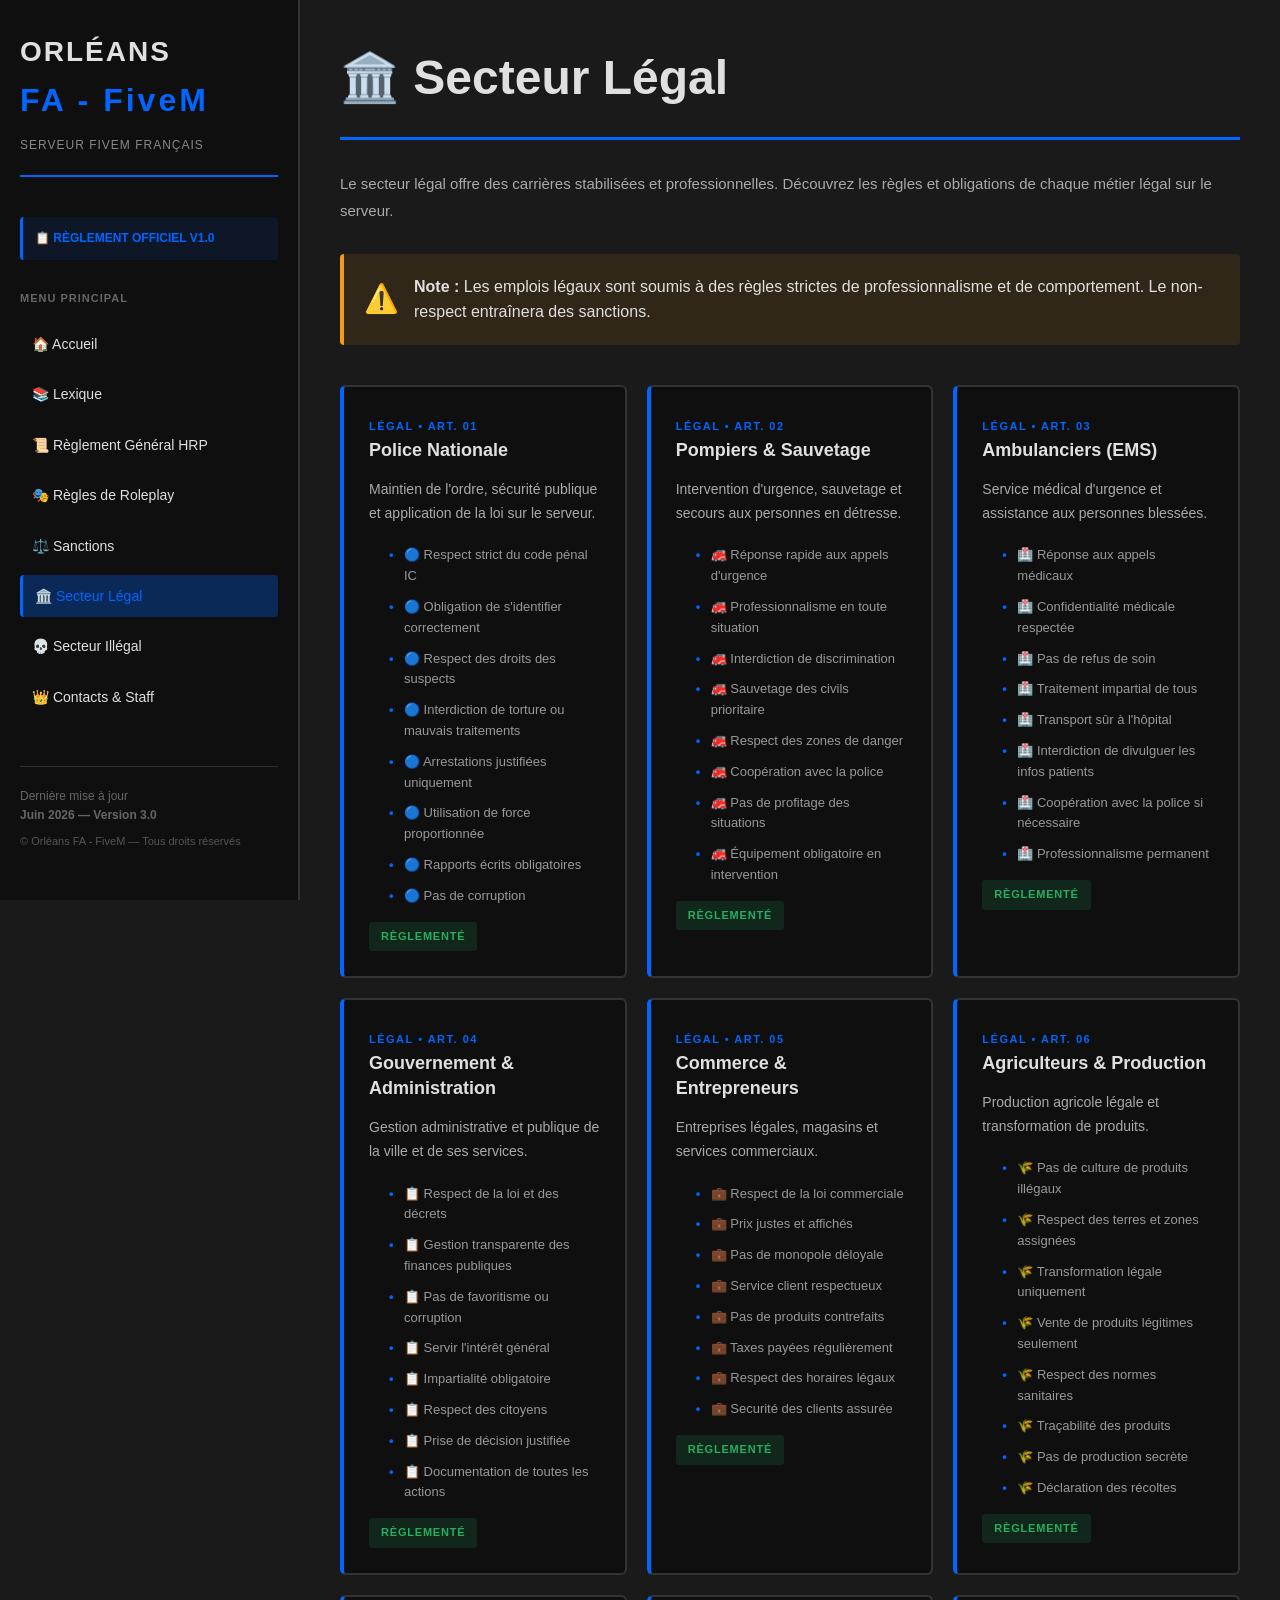
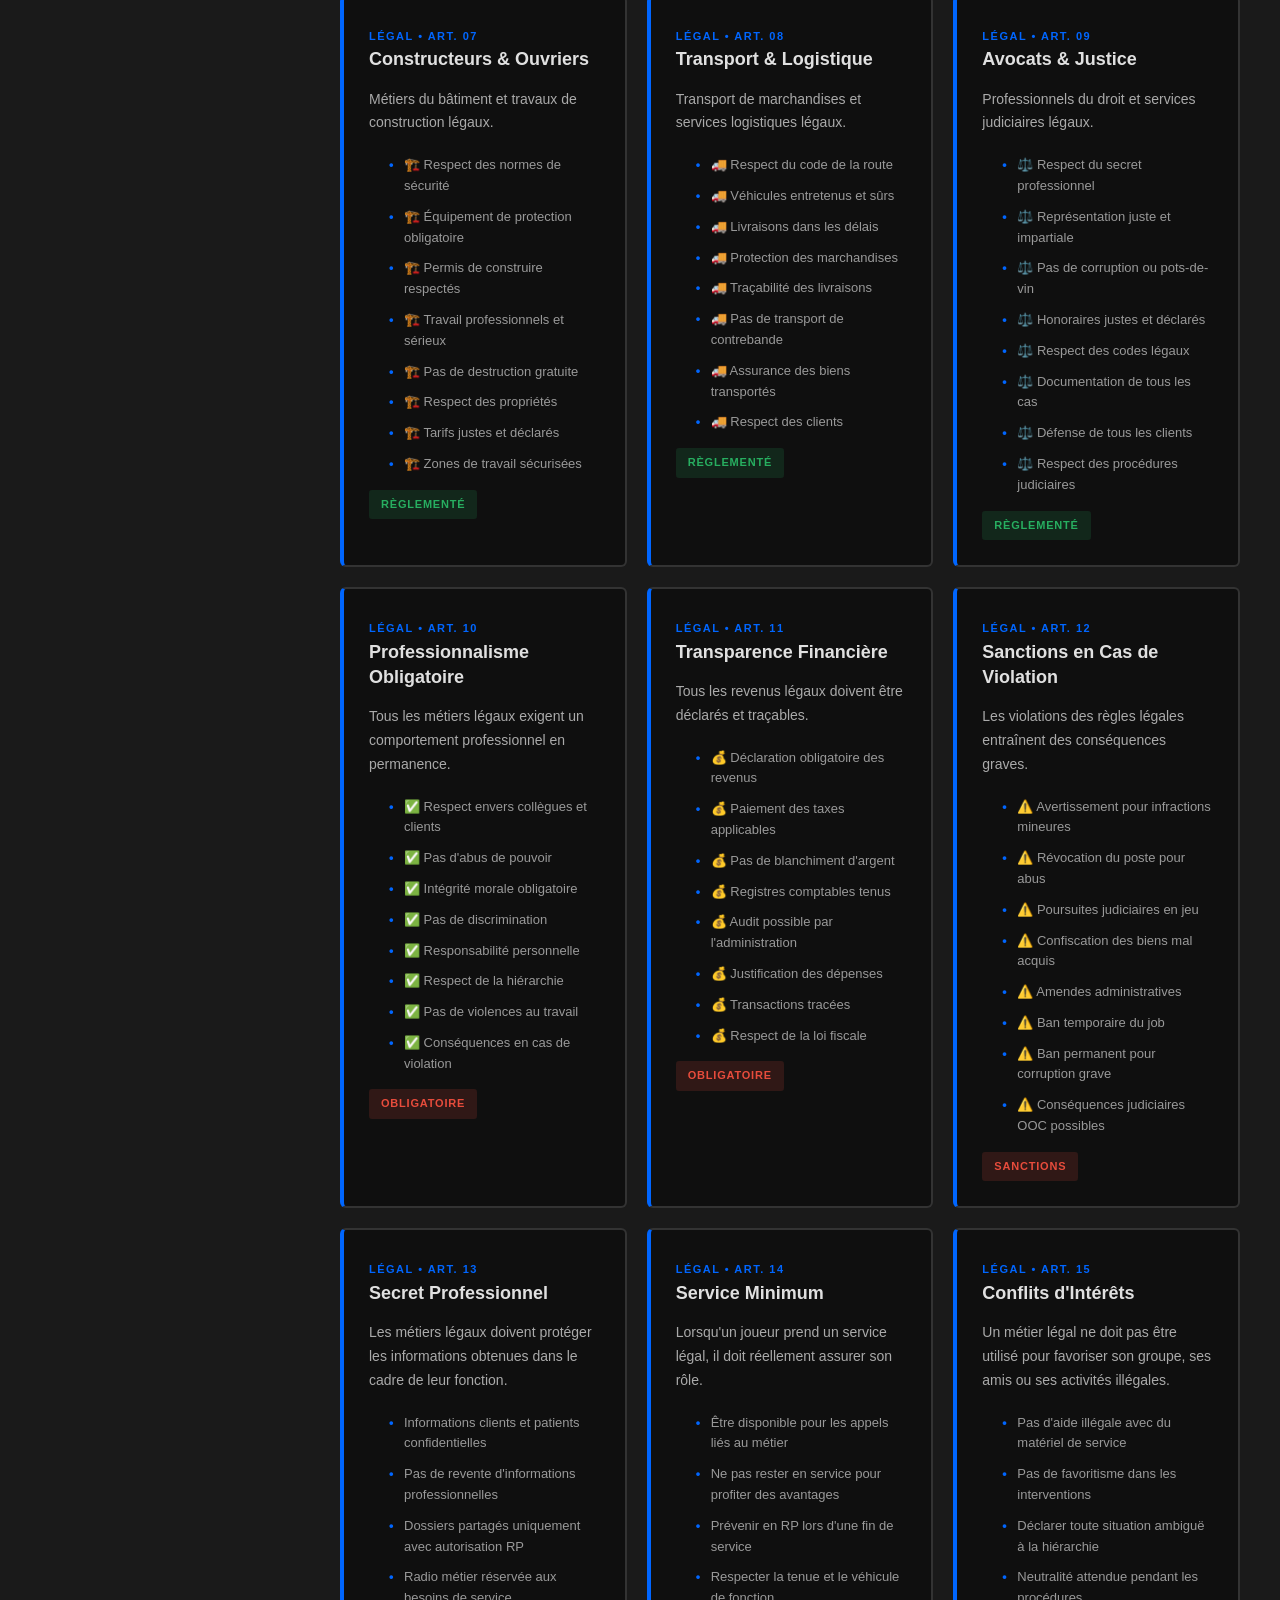
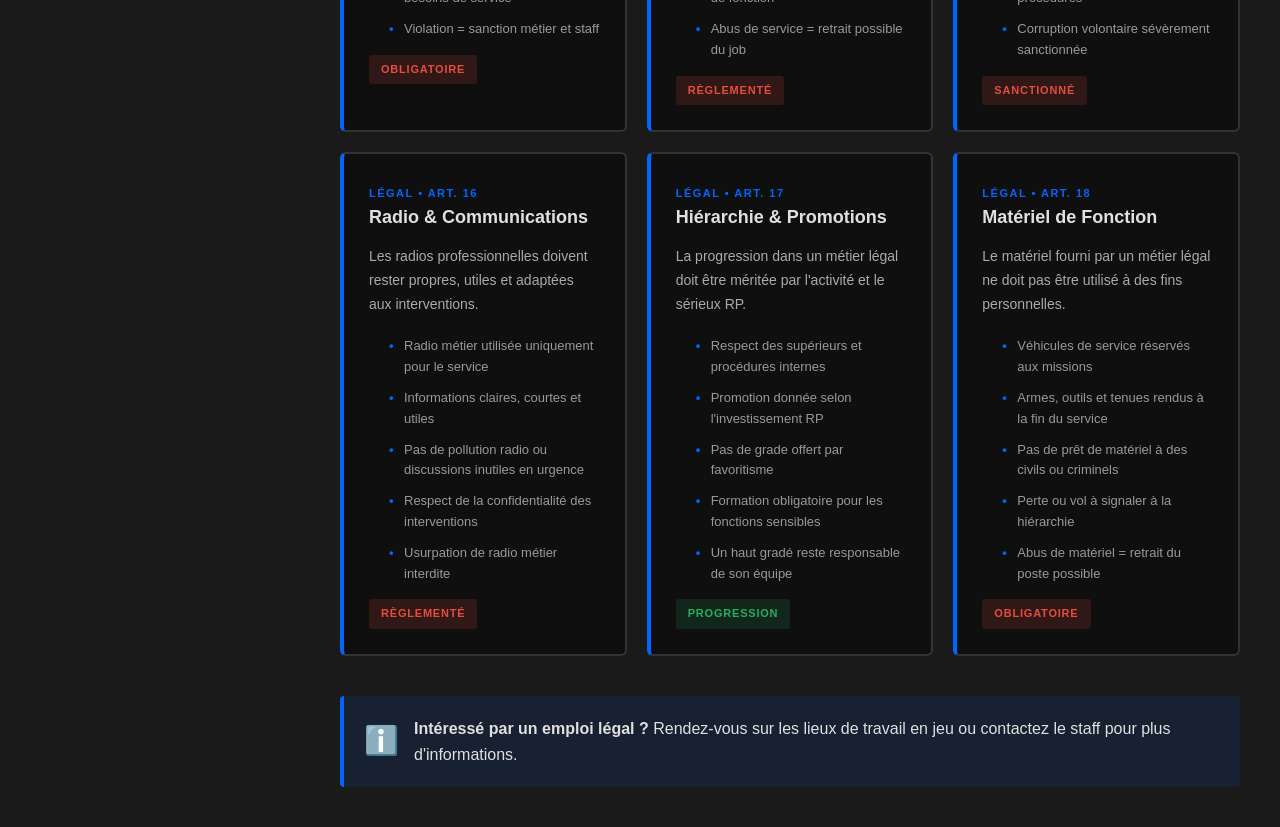
<file: pages/secteur-legal.html>
﻿<!DOCTYPE html>
<html lang="fr">
<head>
    <meta charset="UTF-8">
    <meta name="viewport" content="width=device-width, initial-scale=1.0">
    <title>Secteur Légal - Orléans FA - FiveM</title>
    <link rel="stylesheet" href="../styles.css">
</head>
<body>
    <div class="loader-container" id="loaderContainer">
        <div class="loader">
            <div class="loader-text">ORLÉANS FA - FIVEM</div>
            <div class="loader-bar"></div>
        </div>
    </div>

    <div class="scroll-progress" id="scrollProgress"></div>
    <button id="scrollToTopBtn" title="Retour en haut"></button>

    <div class="container">
        <aside class="sidebar">
            <div class="logo-section">
                <h1>ORLÉANS</h1>
                <h2>FA - FiveM</h2>
                <p class="subtitle">SERVEUR FIVEM FRANÇAIS</p>
            </div>

            <div class="version-info">
                <p class="version-title">📋 RÈGLEMENT OFFICIEL V1.0</p>
            </div>

            <nav class="menu-principal">
                <h3>MENU PRINCIPAL</h3>
                <ul>
                    <li><a href="../index.html" class="nav-link">🏠 Accueil</a></li>
                    <li><a href="lexique.html" class="nav-link">📚 Lexique</a></li>
                    <li><a href="reglement-general.html" class="nav-link">📜 Règlement Général HRP</a></li>
                    <li><a href="regles-roleplay.html" class="nav-link">🎭 Règles de Roleplay</a></li>
                    <li><a href="sanctions.html" class="nav-link">⚖️ Sanctions</a></li>
                    <li><a href="secteur-legal.html" class="nav-link active">🏛️ Secteur Légal</a></li>
                    <li><a href="secteur-illegal.html" class="nav-link">💀 Secteur Illégal</a></li>
                    <li><a href="contacts-staff.html" class="nav-link">👑 Contacts & Staff</a></li>
                </ul>
            </nav>

            <div class="footer-sidebar">
                <p>Dernière mise à jour<br><strong>Juin 2026 — Version 3.0</strong></p>
                <p class="copyright">© Orléans FA - FiveM — Tous droits réservés</p>
            </div>
        </aside>

        <div class="mobile-menu-toggle" id="mobileMenuToggle">
            <span></span>
            <span></span>
            <span></span>
        </div>

        <main class="main-content">
            <div class="page-content">
                <h1 class="page-title">🏛️ Secteur Légal</h1>

                <p style="color: #aaa; margin-bottom: 30px; font-size: 15px; line-height: 1.8;">Le secteur légal offre des carrières stabilisées et professionnelles. Découvrez les règles et obligations de chaque métier légal sur le serveur.</p>

                <div class="alert-banner" style="margin-bottom: 40px;">
                    <span class="alert-icon">⚠️</span>
                    <p><strong>Note :</strong> Les emplois légaux sont soumis à des règles strictes de professionnalisme et de comportement. Le non-respect entraînera des sanctions.</p>
                </div>

                <div class="articles-grid">
                    <div class="article-card">
                        <span class="article-label">LÉGAL • ART. 01</span>
                        <h3 class="article-title">Police Nationale</h3>
                        <div class="article-content">
                            Maintien de l'ordre, sécurité publique et application de la loi sur le serveur.
                        </div>
                        <ul class="article-list">
                            <li>🔵 Respect strict du code pénal IC</li>
                            <li>🔵 Obligation de s'identifier correctement</li>
                            <li>🔵 Respect des droits des suspects</li>
                            <li>🔵 Interdiction de torture ou mauvais traitements</li>
                            <li>🔵 Arrestations justifiées uniquement</li>
                            <li>🔵 Utilisation de force proportionnée</li>
                            <li>🔵 Rapports écrits obligatoires</li>
                            <li>🔵 Pas de corruption</li>
                        </ul>
                        <span class="article-tag success">RÈGLEMENTÉ</span>
                    </div>

                    <div class="article-card">
                        <span class="article-label">LÉGAL • ART. 02</span>
                        <h3 class="article-title">Pompiers & Sauvetage</h3>
                        <div class="article-content">
                            Intervention d'urgence, sauvetage et secours aux personnes en détresse.
                        </div>
                        <ul class="article-list">
                            <li>🚒 Réponse rapide aux appels d'urgence</li>
                            <li>🚒 Professionnalisme en toute situation</li>
                            <li>🚒 Interdiction de discrimination</li>
                            <li>🚒 Sauvetage des civils prioritaire</li>
                            <li>🚒 Respect des zones de danger</li>
                            <li>🚒 Coopération avec la police</li>
                            <li>🚒 Pas de profitage des situations</li>
                            <li>🚒 Équipement obligatoire en intervention</li>
                        </ul>
                        <span class="article-tag success">RÈGLEMENTÉ</span>
                    </div>

                    <div class="article-card">
                        <span class="article-label">LÉGAL • ART. 03</span>
                        <h3 class="article-title">Ambulanciers (EMS)</h3>
                        <div class="article-content">
                            Service médical d'urgence et assistance aux personnes blessées.
                        </div>
                        <ul class="article-list">
                            <li>🏥 Réponse aux appels médicaux</li>
                            <li>🏥 Confidentialité médicale respectée</li>
                            <li>🏥 Pas de refus de soin</li>
                            <li>🏥 Traitement impartial de tous</li>
                            <li>🏥 Transport sûr à l'hôpital</li>
                            <li>🏥 Interdiction de divulguer les infos patients</li>
                            <li>🏥 Coopération avec la police si nécessaire</li>
                            <li>🏥 Professionnalisme permanent</li>
                        </ul>
                        <span class="article-tag success">RÈGLEMENTÉ</span>
                    </div>

                    <div class="article-card">
                        <span class="article-label">LÉGAL • ART. 04</span>
                        <h3 class="article-title">Gouvernement & Administration</h3>
                        <div class="article-content">
                            Gestion administrative et publique de la ville et de ses services.
                        </div>
                        <ul class="article-list">
                            <li>📋 Respect de la loi et des décrets</li>
                            <li>📋 Gestion transparente des finances publiques</li>
                            <li>📋 Pas de favoritisme ou corruption</li>
                            <li>📋 Servir l'intérêt général</li>
                            <li>📋 Impartialité obligatoire</li>
                            <li>📋 Respect des citoyens</li>
                            <li>📋 Prise de décision justifiée</li>
                            <li>📋 Documentation de toutes les actions</li>
                        </ul>
                        <span class="article-tag success">RÈGLEMENTÉ</span>
                    </div>

                    <div class="article-card">
                        <span class="article-label">LÉGAL • ART. 05</span>
                        <h3 class="article-title">Commerce & Entrepreneurs</h3>
                        <div class="article-content">
                            Entreprises légales, magasins et services commerciaux.
                        </div>
                        <ul class="article-list">
                            <li>💼 Respect de la loi commerciale</li>
                            <li>💼 Prix justes et affichés</li>
                            <li>💼 Pas de monopole déloyale</li>
                            <li>💼 Service client respectueux</li>
                            <li>💼 Pas de produits contrefaits</li>
                            <li>💼 Taxes payées régulièrement</li>
                            <li>💼 Respect des horaires légaux</li>
                            <li>💼 Securité des clients assurée</li>
                        </ul>
                        <span class="article-tag success">RÈGLEMENTÉ</span>
                    </div>

                    <div class="article-card">
                        <span class="article-label">LÉGAL • ART. 06</span>
                        <h3 class="article-title">Agriculteurs & Production</h3>
                        <div class="article-content">
                            Production agricole légale et transformation de produits.
                        </div>
                        <ul class="article-list">
                            <li>🌾 Pas de culture de produits illégaux</li>
                            <li>🌾 Respect des terres et zones assignées</li>
                            <li>🌾 Transformation légale uniquement</li>
                            <li>🌾 Vente de produits légitimes seulement</li>
                            <li>🌾 Respect des normes sanitaires</li>
                            <li>🌾 Traçabilité des produits</li>
                            <li>🌾 Pas de production secrète</li>
                            <li>🌾 Déclaration des récoltes</li>
                        </ul>
                        <span class="article-tag success">RÈGLEMENTÉ</span>
                    </div>

                    <div class="article-card">
                        <span class="article-label">LÉGAL • ART. 07</span>
                        <h3 class="article-title">Constructeurs & Ouvriers</h3>
                        <div class="article-content">
                            Métiers du bâtiment et travaux de construction légaux.
                        </div>
                        <ul class="article-list">
                            <li>🏗️ Respect des normes de sécurité</li>
                            <li>🏗️ Équipement de protection obligatoire</li>
                            <li>🏗️ Permis de construire respectés</li>
                            <li>🏗️ Travail professionnels et sérieux</li>
                            <li>🏗️ Pas de destruction gratuite</li>
                            <li>🏗️ Respect des propriétés</li>
                            <li>🏗️ Tarifs justes et déclarés</li>
                            <li>🏗️ Zones de travail sécurisées</li>
                        </ul>
                        <span class="article-tag success">RÈGLEMENTÉ</span>
                    </div>

                    <div class="article-card">
                        <span class="article-label">LÉGAL • ART. 08</span>
                        <h3 class="article-title">Transport & Logistique</h3>
                        <div class="article-content">
                            Transport de marchandises et services logistiques légaux.
                        </div>
                        <ul class="article-list">
                            <li>🚚 Respect du code de la route</li>
                            <li>🚚 Véhicules entretenus et sûrs</li>
                            <li>🚚 Livraisons dans les délais</li>
                            <li>🚚 Protection des marchandises</li>
                            <li>🚚 Traçabilité des livraisons</li>
                            <li>🚚 Pas de transport de contrebande</li>
                            <li>🚚 Assurance des biens transportés</li>
                            <li>🚚 Respect des clients</li>
                        </ul>
                        <span class="article-tag success">RÈGLEMENTÉ</span>
                    </div>

                    <div class="article-card">
                        <span class="article-label">LÉGAL • ART. 09</span>
                        <h3 class="article-title">Avocats & Justice</h3>
                        <div class="article-content">
                            Professionnels du droit et services judiciaires légaux.
                        </div>
                        <ul class="article-list">
                            <li>⚖️ Respect du secret professionnel</li>
                            <li>⚖️ Représentation juste et impartiale</li>
                            <li>⚖️ Pas de corruption ou pots-de-vin</li>
                            <li>⚖️ Honoraires justes et déclarés</li>
                            <li>⚖️ Respect des codes légaux</li>
                            <li>⚖️ Documentation de tous les cas</li>
                            <li>⚖️ Défense de tous les clients</li>
                            <li>⚖️ Respect des procédures judiciaires</li>
                        </ul>
                        <span class="article-tag success">RÈGLEMENTÉ</span>
                    </div>

                    <div class="article-card">
                        <span class="article-label">LÉGAL • ART. 10</span>
                        <h3 class="article-title">Professionnalisme Obligatoire</h3>
                        <div class="article-content">
                            Tous les métiers légaux exigent un comportement professionnel en permanence.
                        </div>
                        <ul class="article-list">
                            <li>✅ Respect envers collègues et clients</li>
                            <li>✅ Pas d'abus de pouvoir</li>
                            <li>✅ Intégrité morale obligatoire</li>
                            <li>✅ Pas de discrimination</li>
                            <li>✅ Responsabilité personnelle</li>
                            <li>✅ Respect de la hiérarchie</li>
                            <li>✅ Pas de violences au travail</li>
                            <li>✅ Conséquences en cas de violation</li>
                        </ul>
                        <span class="article-tag danger">OBLIGATOIRE</span>
                    </div>

                    <div class="article-card">
                        <span class="article-label">LÉGAL • ART. 11</span>
                        <h3 class="article-title">Transparence Financière</h3>
                        <div class="article-content">
                            Tous les revenus légaux doivent être déclarés et traçables.
                        </div>
                        <ul class="article-list">
                            <li>💰 Déclaration obligatoire des revenus</li>
                            <li>💰 Paiement des taxes applicables</li>
                            <li>💰 Pas de blanchiment d'argent</li>
                            <li>💰 Registres comptables tenus</li>
                            <li>💰 Audit possible par l'administration</li>
                            <li>💰 Justification des dépenses</li>
                            <li>💰 Transactions tracées</li>
                            <li>💰 Respect de la loi fiscale</li>
                        </ul>
                        <span class="article-tag danger">OBLIGATOIRE</span>
                    </div>

                    <div class="article-card">
                        <span class="article-label">LÉGAL • ART. 12</span>
                        <h3 class="article-title">Sanctions en Cas de Violation</h3>
                        <div class="article-content">
                            Les violations des règles légales entraînent des conséquences graves.
                        </div>
                        <ul class="article-list">
                            <li>⚠️ Avertissement pour infractions mineures</li>
                            <li>⚠️ Révocation du poste pour abus</li>
                            <li>⚠️ Poursuites judiciaires en jeu</li>
                            <li>⚠️ Confiscation des biens mal acquis</li>
                            <li>⚠️ Amendes administratives</li>
                            <li>⚠️ Ban temporaire du job</li>
                            <li>⚠️ Ban permanent pour corruption grave</li>
                            <li>⚠️ Conséquences judiciaires OOC possibles</li>
                        </ul>
                        <span class="article-tag danger">SANCTIONS</span>
                    </div>

                    <div class="article-card">
                        <span class="article-label">LÉGAL • ART. 13</span>
                        <h3 class="article-title">Secret Professionnel</h3>
                        <div class="article-content">
                            Les métiers légaux doivent protéger les informations obtenues dans le cadre de leur fonction.
                        </div>
                        <ul class="article-list">
                            <li>Informations clients et patients confidentielles</li>
                            <li>Pas de revente d'informations professionnelles</li>
                            <li>Dossiers partagés uniquement avec autorisation RP</li>
                            <li>Radio métier réservée aux besoins de service</li>
                            <li>Violation = sanction métier et staff</li>
                        </ul>
                        <span class="article-tag danger">OBLIGATOIRE</span>
                    </div>

                    <div class="article-card">
                        <span class="article-label">LÉGAL • ART. 14</span>
                        <h3 class="article-title">Service Minimum</h3>
                        <div class="article-content">
                            Lorsqu'un joueur prend un service légal, il doit réellement assurer son rôle.
                        </div>
                        <ul class="article-list">
                            <li>Être disponible pour les appels liés au métier</li>
                            <li>Ne pas rester en service pour profiter des avantages</li>
                            <li>Prévenir en RP lors d'une fin de service</li>
                            <li>Respecter la tenue et le véhicule de fonction</li>
                            <li>Abus de service = retrait possible du job</li>
                        </ul>
                        <span class="article-tag">RÈGLEMENTÉ</span>
                    </div>

                    <div class="article-card">
                        <span class="article-label">LÉGAL • ART. 15</span>
                        <h3 class="article-title">Conflits d'Intérêts</h3>
                        <div class="article-content">
                            Un métier légal ne doit pas être utilisé pour favoriser son groupe, ses amis ou ses activités illégales.
                        </div>
                        <ul class="article-list">
                            <li>Pas d'aide illégale avec du matériel de service</li>
                            <li>Pas de favoritisme dans les interventions</li>
                            <li>Déclarer toute situation ambiguë à la hiérarchie</li>
                            <li>Neutralité attendue pendant les procédures</li>
                            <li>Corruption volontaire sévèrement sanctionnée</li>
                        </ul>
                        <span class="article-tag danger">SANCTIONNÉ</span>
                    </div>

                    <div class="article-card">
                        <span class="article-label">LÉGAL • ART. 16</span>
                        <h3 class="article-title">Radio & Communications</h3>
                        <div class="article-content">
                            Les radios professionnelles doivent rester propres, utiles et adaptées aux interventions.
                        </div>
                        <ul class="article-list">
                            <li>Radio métier utilisée uniquement pour le service</li>
                            <li>Informations claires, courtes et utiles</li>
                            <li>Pas de pollution radio ou discussions inutiles en urgence</li>
                            <li>Respect de la confidentialité des interventions</li>
                            <li>Usurpation de radio métier interdite</li>
                        </ul>
                        <span class="article-tag">RÈGLEMENTÉ</span>
                    </div>

                    <div class="article-card">
                        <span class="article-label">LÉGAL • ART. 17</span>
                        <h3 class="article-title">Hiérarchie & Promotions</h3>
                        <div class="article-content">
                            La progression dans un métier légal doit être méritée par l'activité et le sérieux RP.
                        </div>
                        <ul class="article-list">
                            <li>Respect des supérieurs et procédures internes</li>
                            <li>Promotion donnée selon l'investissement RP</li>
                            <li>Pas de grade offert par favoritisme</li>
                            <li>Formation obligatoire pour les fonctions sensibles</li>
                            <li>Un haut gradé reste responsable de son équipe</li>
                        </ul>
                        <span class="article-tag success">PROGRESSION</span>
                    </div>

                    <div class="article-card">
                        <span class="article-label">LÉGAL • ART. 18</span>
                        <h3 class="article-title">Matériel de Fonction</h3>
                        <div class="article-content">
                            Le matériel fourni par un métier légal ne doit pas être utilisé à des fins personnelles.
                        </div>
                        <ul class="article-list">
                            <li>Véhicules de service réservés aux missions</li>
                            <li>Armes, outils et tenues rendus à la fin du service</li>
                            <li>Pas de prêt de matériel à des civils ou criminels</li>
                            <li>Perte ou vol à signaler à la hiérarchie</li>
                            <li>Abus de matériel = retrait du poste possible</li>
                        </ul>
                        <span class="article-tag danger">OBLIGATOIRE</span>
                    </div>
                </div>

                <div class="alert-banner" style="margin-top: 40px; background-color: rgba(0, 102, 255, 0.1); border-left-color: #0066FF;">
                    <span class="alert-icon">ℹ️</span>
                    <p><strong>Intéressé par un emploi légal ?</strong> Rendez-vous sur les lieux de travail en jeu ou contactez le staff pour plus d'informations.</p>
                </div>
            </div>
        </main>
    </div>

    <script src="../script.js"></script>
</body>
</html>
</file>
<file: styles.css>
﻿* {
    margin: 0;
    padding: 0;
    box-sizing: border-box;
}

:root {
    --primary-color: #0066FF;
    --secondary-color: #1a1a1a;
    --text-light: #e0e0e0;
    --text-dark: #1a1a1a;
    --accent-color: #0080FF;
    --border-color: #333;
    --success: #27ae60;
    --danger: #e74c3c;
    --warning: #f39c12;
}

body {
    font-family: 'Segoe UI', Tahoma, Geneva, Verdana, sans-serif;
    background-color: var(--secondary-color);
    color: var(--text-light);
    line-height: 1.6;
}

/* === LOADER SCREEN === */
.loader-container {
    position: fixed;
    top: 0;
    left: 0;
    width: 100%;
    height: 100%;
    background: linear-gradient(135deg, #0f0f0f 0%, #1a1a1a 100%);
    display: flex;
    justify-content: center;
    align-items: center;
    z-index: 9999;
    animation: fadeOut 0.5s ease-in-out 2.5s forwards;
    padding: 20px;
}

@keyframes fadeOut {
    from {
        opacity: 1;
        visibility: visible;
    }
    to {
        opacity: 0;
        visibility: hidden;
    }
}

.loader {
    text-align: center;
    max-width: 90vw;
}

.loader-text {
    font-size: clamp(32px, 8vw, 48px);
    font-weight: 900;
    letter-spacing: 3px;
    margin-bottom: 30px;
    background: linear-gradient(90deg, #0066FF, #0080FF);
    -webkit-background-clip: text;
    -webkit-text-fill-color: transparent;
    background-clip: text;
    animation: pulse 1.5s ease-in-out infinite;
}

@keyframes pulse {
    0%, 100% {
        opacity: 1;
        transform: scale(1);
    }
    50% {
        opacity: 0.8;
        transform: scale(1.05);
    }
}

.loader-bar {
    width: 80vw;
    max-width: 300px;
    height: 4px;
    background-color: #333;
    border-radius: 2px;
    overflow: hidden;
    margin: 0 auto;
}

.loader-bar::after {
    content: '';
    display: block;
    height: 100%;
    background: linear-gradient(90deg, transparent, #0066FF, transparent);
    width: 100%;
    animation: loading 2s infinite;
}

@keyframes loading {
    0% {
        transform: translateX(-100%);
    }
    100% {
        transform: translateX(100%);
    }
}

/* === SCROLL PROGRESS BAR TOP LEFT === */
.scroll-progress {
    position: fixed;
    top: 0;
    left: 0;
    width: 0%;
    height: 4px;
    background: linear-gradient(90deg, #0066FF, #0080FF);
    z-index: 9998;
    transition: width 0.1s ease-out;
}

/* === SCROLL TO TOP BUTTON === */
#scrollToTopBtn {
    position: fixed;
    bottom: 40px;
    right: 40px;
    width: 50px;
    height: 50px;
    background: linear-gradient(135deg, #0066FF, #0080FF);
    border: none;
    border-radius: 50%;
    cursor: pointer;
    display: none;
    align-items: center;
    justify-content: center;
    z-index: 9999;
    transition: all 0.3s ease;
    box-shadow: 0 4px 15px rgba(0, 102, 255, 0.3);
}

#scrollToTopBtn.show {
    display: flex;
}

#scrollToTopBtn:hover {
    transform: scale(1.1);
    box-shadow: 0 6px 20px rgba(0, 102, 255, 0.5);
}

#scrollToTopBtn:active {
    transform: scale(0.95);
}

#scrollToTopBtn::before {
    content: '↑';
    color: white;
    font-size: 24px;
    font-weight: bold;
    animation: floatArrow 1.5s ease-in-out infinite;
}

@keyframes floatArrow {
    0%, 100% {
        transform: translateY(0px);
    }
    50% {
        transform: translateY(-8px);
    }
}

/* Layout Principal */
.container {
    display: flex;
    min-height: 100vh;
}

/* Mobile Menu Toggle */
.mobile-menu-toggle {
    display: none;
    flex-direction: column;
    justify-content: center;
    align-items: center;
    position: fixed;
    top: 20px;
    right: 20px;
    width: 45px;
    height: 45px;
    background-color: rgba(0, 102, 255, 0.15);
    border: 2px solid #0066FF;
    border-radius: 6px;
    cursor: pointer;
    z-index: 150;
    gap: 6px;
}

.mobile-menu-toggle span {
    width: 20px;
    height: 2px;
    background-color: #0066FF;
    border-radius: 1px;
    transition: all 0.3s ease;
    position: absolute;
}

.mobile-menu-toggle span:nth-child(1) {
    top: 12px;
}

.mobile-menu-toggle span:nth-child(2) {
    top: 21px;
}

.mobile-menu-toggle span:nth-child(3) {
    top: 30px;
}

/* État normal - 3 traits */
.mobile-menu-toggle:not(.active) span:nth-child(1) {
    width: 20px;
    transform: rotate(0deg);
    opacity: 1;
}

.mobile-menu-toggle:not(.active) span:nth-child(2) {
    width: 20px;
    transform: rotate(0deg);
    opacity: 1;
}

.mobile-menu-toggle:not(.active) span:nth-child(3) {
    width: 20px;
    transform: rotate(0deg);
    opacity: 1;
}

/* État actif - Croix (X) */
.mobile-menu-toggle.active span:nth-child(1) {
    width: 24px;
    transform: rotate(45deg) translate(0, 8px);
    top: 50%;
    left: 50%;
    margin-left: -12px;
    margin-top: -1px;
}

.mobile-menu-toggle.active span:nth-child(2) {
    opacity: 0;
    width: 0;
}

.mobile-menu-toggle.active span:nth-child(3) {
    width: 24px;
    transform: rotate(-45deg) translate(0, -8px);
    top: 50%;
    left: 50%;
    margin-left: -12px;
    margin-top: -1px;
}

/* Sidebar */
.sidebar {
    width: 300px;
    background-color: #0f0f0f;
    padding: 30px 20px;
    border-right: 2px solid var(--border-color);
    position: fixed;
    height: 100vh;
    overflow-y: auto;
    z-index: 100;
}

.logo-section {
    margin-bottom: 40px;
    padding-bottom: 20px;
    border-bottom: 2px solid var(--primary-color);
}

.logo-section h1 {
    font-size: 28px;
    color: var(--text-light);
    letter-spacing: 2px;
    font-weight: 700;
}

.logo-section h2 {
    font-size: 32px;
    color: var(--primary-color);
    letter-spacing: 3px;
    font-weight: 900;
    margin-bottom: 10px;
}

.subtitle {
    font-size: 12px;
    color: #888;
    letter-spacing: 1px;
    text-transform: uppercase;
}

.version-info {
    background-color: rgba(0, 102, 255, 0.1);
    padding: 12px;
    border-left: 3px solid var(--primary-color);
    margin-bottom: 30px;
    border-radius: 4px;
}

.version-title {
    font-size: 12px;
    color: var(--primary-color);
    font-weight: 600;
}

.menu-principal h3 {
    font-size: 11px;
    color: #666;
    letter-spacing: 1px;
    text-transform: uppercase;
    margin-bottom: 15px;
    margin-top: 30px;
}

.menu-principal ul {
    list-style: none;
    display: grid;
    grid-auto-flow: row;
}

.menu-principal li {
    margin-bottom: 8px;
    display: grid;
}

/* Force l'ordre du menu - Solution définitive */
.menu-principal li:nth-child(1) { order: 1; }  /* Accueil */
.menu-principal li:nth-child(2) { order: 2; }  /* Lexique */
.menu-principal li:nth-child(3) { order: 3; }  /* Règlement Général */
.menu-principal li:nth-child(4) { order: 4; }  /* Règles de Roleplay */
.menu-principal li:nth-child(5) { order: 5; }  /* Sanctions */
.menu-principal li:nth-child(6) { order: 6; }  /* Secteur Légal */
.menu-principal li:nth-child(7) { order: 7; }  /* Secteur Illégal */
.menu-principal li:nth-child(8) { order: 8; }  /* Contacts & Staff */

.nav-link {
    display: flex;
    align-items: center;
    padding: 10px 12px;
    color: var(--text-light);
    text-decoration: none;
    border-radius: 4px;
    transition: all 0.3s ease;
    font-size: 14px;
}

.nav-link:hover {
    background-color: rgba(0, 102, 255, 0.2);
    color: var(--primary-color);
    padding-left: 16px;
}

.nav-link.active {
    background-color: rgba(0, 102, 255, 0.3);
    color: var(--primary-color);
    border-left: 3px solid var(--primary-color);
    padding-left: 12px;
}

.footer-sidebar {
    margin-top: 40px;
    padding-top: 20px;
    border-top: 1px solid var(--border-color);
    font-size: 12px;
    color: #666;
}

.footer-sidebar p {
    margin-bottom: 8px;
}

.copyright {
    font-size: 11px;
    color: #555;
}

/* Main Content */
.main-content {
    margin-left: 300px;
    flex: 1;
    padding: 0;
}

/* Header Banner */
.header-banner {
    background: linear-gradient(135deg, #0f0f0f 0%, #1a1a1a 100%);
    border-bottom: 2px solid var(--primary-color);
    padding: 60px 40px;
    position: relative;
    overflow: hidden;
}

.header-banner::before {
    content: '';
    position: absolute;
    top: 0;
    left: 0;
    right: 0;
    bottom: 0;
    background: radial-gradient(circle at 20% 50%, rgba(0, 102, 255, 0.1) 0%, transparent 50%);
    pointer-events: none;
}

.banner-content {
    position: relative;
    z-index: 1;
}

.banner-subtitle {
    color: var(--primary-color);
    font-size: 14px;
    letter-spacing: 2px;
    text-transform: uppercase;
    margin-bottom: 15px;
    font-weight: 600;
}

.banner-title {
    font-size: 64px;
    font-weight: 900;
    color: var(--text-light);
    letter-spacing: 3px;
    line-height: 1.1;
    margin-bottom: 40px;
}

.banner-title .highlight {
    color: var(--primary-color);
    display: block;
}

.stats {
    display: grid;
    grid-template-columns: repeat(4, 1fr);
    gap: 20px;
    margin-top: 30px;
}

.stat-box {
    background-color: rgba(0, 102, 255, 0.1);
    padding: 20px;
    border-left: 3px solid var(--primary-color);
    border-radius: 4px;
    text-align: center;
}

.stat-number {
    display: block;
    font-size: 32px;
    font-weight: 900;
    color: var(--primary-color);
    margin-bottom: 8px;
}

.stat-label {
    display: block;
    font-size: 12px;
    color: #888;
    letter-spacing: 1px;
    text-transform: uppercase;
}

/* Welcome Section */
.welcome-section {
    padding: 40px;
    background-color: #1a1a1a;
}

.welcome-section h2 {
    font-size: 28px;
    margin-bottom: 20px;
    color: var(--text-light);
}

.welcome-section p {
    font-size: 16px;
    color: #aaa;
    margin-bottom: 20px;
    line-height: 1.8;
}

.alert-banner {
    background-color: rgba(243, 156, 18, 0.1);
    border-left: 4px solid var(--warning);
    padding: 20px;
    border-radius: 4px;
    display: flex;
    align-items: center;
    gap: 15px;
}

.alert-icon {
    font-size: 28px;
}

.alert-banner p {
    margin: 0;
}

/* Quick Access Cards */
.quick-access {
    padding: 40px;
    background-color: #0f0f0f;
}

.quick-access h2 {
    font-size: 28px;
    margin-bottom: 30px;
    color: var(--text-light);
}

.quick-cards {
    display: grid;
    grid-template-columns: repeat(auto-fit, minmax(250px, 1fr));
    gap: 20px;
}

.quick-card {
    background-color: #1a1a1a;
    border: 2px solid var(--border-color);
    padding: 30px;
    border-radius: 8px;
    text-decoration: none;
    transition: all 0.3s ease;
    text-align: center;
}

.quick-card:hover {
    background-color: #252525;
    border-color: var(--primary-color);
    transform: translateY(-5px);
}

.card-icon {
    font-size: 48px;
    display: block;
    margin-bottom: 15px;
}

.quick-card h3 {
    font-size: 18px;
    margin-bottom: 10px;
    color: var(--text-light);
}

.quick-card p {
    font-size: 14px;
    color: #888;
}

/* Pages générales */
.page-content {
    padding: 40px;
}

.page-title {
    font-size: 48px;
    margin-bottom: 30px;
    color: var(--text-light);
    border-bottom: 3px solid var(--primary-color);
    padding-bottom: 20px;
}

.section {
    margin-bottom: 40px;
    background-color: #1a1a1a;
    padding: 30px;
    border-radius: 8px;
    border-left: 4px solid var(--primary-color);
}

.section h3 {
    font-size: 22px;
    color: var(--primary-color);
    margin-bottom: 15px;
}

.section p {
    color: #aaa;
    line-height: 1.8;
    margin-bottom: 15px;
}

.section ul {
    list-style: none;
    padding-left: 20px;
}

.section li {
    margin-bottom: 12px;
    color: #aaa;
    padding-left: 20px;
    position: relative;
}

.section li::before {
    content: '→';
    position: absolute;
    left: 0;
    color: var(--primary-color);
    font-weight: bold;
}

/* === ARTICLE CARDS GRID === */
.articles-grid {
    display: grid;
    grid-template-columns: repeat(3, 1fr);
    gap: 20px;
    margin-bottom: 40px;
}

.article-card {
    background-color: #0f0f0f;
    border: 2px solid #333;
    border-left: 4px solid var(--primary-color);
    padding: 25px;
    border-radius: 6px;
    transition: all 0.3s ease;
    position: relative;
    overflow: hidden;
}

.article-card:hover {
    border-color: var(--primary-color);
    box-shadow: 0 0 20px rgba(0, 102, 255, 0.2);
    transform: translateY(-3px);
}

.article-label {
    font-size: 11px;
    color: var(--primary-color);
    letter-spacing: 1.5px;
    text-transform: uppercase;
    font-weight: 700;
    margin-bottom: 12px;
}

.article-title {
    font-size: 18px;
    font-weight: 700;
    color: var(--text-light);
    margin-bottom: 15px;
    line-height: 1.4;
}

.article-content {
    font-size: 14px;
    color: #aaa;
    line-height: 1.7;
    margin-bottom: 20px;
}

.article-list {
    list-style: none;
    padding-left: 20px;
}

.article-list li {
    margin-bottom: 10px;
    color: #999;
    font-size: 13px;
    padding-left: 15px;
    position: relative;
}

.article-list li::before {
    content: '•';
    position: absolute;
    left: 0;
    color: var(--primary-color);
    font-weight: bold;
}

.article-tag {
    display: inline-block;
    padding: 6px 12px;
    background-color: rgba(231, 76, 60, 0.15);
    color: #e74c3c;
    border-radius: 3px;
    font-size: 11px;
    font-weight: 700;
    text-transform: uppercase;
    letter-spacing: 0.8px;
    margin-top: 5px;
}

.article-tag.warning {
    background-color: rgba(243, 156, 18, 0.15);
    color: #f39c12;
}

.article-tag.success {
    background-color: rgba(39, 174, 96, 0.15);
    color: #27ae60;
}

/* === LEXIQUE STYLES === */
.lexique-container {
    display: grid;
    grid-template-columns: 250px 1fr;
    gap: 30px;
    margin-bottom: 40px;
}

.lexique-sidebar {
    background-color: #1a1a1a;
    border: 1px solid #333;
    border-radius: 8px;
    padding: 20px;
    height: fit-content;
    position: sticky;
    top: 20px;
}

.lexique-sidebar h3 {
    font-size: 16px;
    color: #0066FF;
    margin-bottom: 15px;
    text-transform: uppercase;
    letter-spacing: 1px;
}

.lexique-sidebar ul {
    list-style: none;
}

.lexique-sidebar li {
    margin-bottom: 10px;
}

.lexique-sidebar button {
    width: 100%;
    text-align: left;
    background: none;
    border: none;
    padding: 10px;
    color: #aaa;
    cursor: pointer;
    border-radius: 4px;
    font-size: 14px;
    transition: all 0.3s ease;
}

.lexique-sidebar button:hover,
.lexique-sidebar button.active {
    background-color: rgba(0, 102, 255, 0.2);
    color: #0066FF;
}

.lexique-content {
    display: grid;
    gap: 30px;
}

.lexique-section {
    display: none;
    animation: fadeIn 0.3s ease;
}

.lexique-section.active {
    display: block;
}

@keyframes fadeIn {
    from {
        opacity: 0;
        transform: translateY(10px);
    }
    to {
        opacity: 1;
        transform: translateY(0);
    }
}

.lexique-section h2 {
    font-size: 24px;
    color: #0066FF;
    margin-bottom: 20px;
    border-bottom: 2px solid #0066FF;
    padding-bottom: 10px;
}

.lexique-list {
    display: grid;
    gap: 15px;
}

.lex-card {
    background-color: #0a1a3a;
    border: 2px solid #003d99;
    border-radius: 6px;
    padding: 20px;
    transition: all 0.3s ease;
    overflow: hidden;
}

.lex-card:hover {
    border-color: #0066FF;
    box-shadow: 0 0 15px rgba(0, 102, 255, 0.3);
}

.lex-card-header {
    font-weight: 700;
    color: #0066FF;
    font-size: 16px;
    margin-bottom: 12px;
    display: block;
}

.lex-card-body {
    color: #aaa;
}

.lex-desc {
    font-size: 14px;
    line-height: 1.6;
    margin-bottom: 12px;
}

.lex-example {
    font-size: 13px;
    color: #999;
    padding-top: 12px;
    border-top: 1px solid rgba(0, 102, 255, 0.2);
}

.lex-example strong {
    color: #0066FF;
}

/* === STAFF PAGE STYLES === */

.staff-page {
    padding: 40px;
}

.staff-header {
    display: flex;
    align-items: center;
    gap: 20px;
    margin-bottom: 30px;
}

.staff-badge {
    background-color: rgba(255, 215, 0, 0.15);
    border: 1px solid #FFD700;
    color: #FFD700;
    padding: 10px 18px;
    border-radius: 4px;
    font-weight: 700;
    font-size: 11px;
    text-transform: uppercase;
    letter-spacing: 1.5px;
}

.staff-intro {
    color: #aaa;
    margin-bottom: 40px;
    font-size: 15px;
    line-height: 1.8;
}

/* Staff Grid - Petite grille compacte */
.staff-grid {
    display: grid;
    grid-template-columns: repeat(auto-fill, minmax(180px, 1fr));
    gap: 15px;
    margin-bottom: 50px;
}

/* Staff Cards */
.staff-card {
    background-color: #1a1a1a;
    border: 1px solid #333;
    border-radius: 6px;
    padding: 20px 15px;
    text-align: center;
    position: relative;
    transition: all 0.3s ease;
    overflow: hidden;
}

.staff-card:hover {
    border-color: #0066FF;
    background-color: #252525;
    transform: translateY(-2px);
}

/* Hover Bar Animation */
.staff-card-hover-bar {
    position: absolute;
    bottom: 0;
    left: 0;
    width: 0;
    height: 2px;
    background: linear-gradient(90deg, #FFD700, #FFA500, #FFD700);
    animation: none;
    transition: none;
}

.staff-card:hover .staff-card-hover-bar {
    animation: expandBar 0.8s ease-in-out infinite;
}

@keyframes expandBar {
    0% {
        width: 0;
        left: 0;
    }
    50% {
        width: 100%;
        left: 0;
    }
    100% {
        width: 0;
        left: 100%;
    }
}

.staff-avatar {
    font-size: 40px;
    margin-bottom: 10px;
    display: flex;
    align-items: center;
    justify-content: center;
    width: 70px;
    height: 70px;
    border-radius: 50%;
    background: linear-gradient(135deg, #FF8C00, #FFB84D);
    margin-left: auto;
    margin-right: auto;
}

.staff-name {
    font-size: 15px;
    color: #e0e0e0;
    margin: 10px 0 8px 0;
    font-weight: 700;
}

.staff-role {
    display: inline-block;
    padding: 4px 10px;
    border-radius: 3px;
    font-size: 9px;
    font-weight: 700;
    letter-spacing: 0.8px;
    text-transform: uppercase;
    margin-bottom: 8px;
    border: 1px solid;
}

/* Role Colors */
.staff-role.owner {
    background-color: rgba(255, 215, 0, 0.15);
    color: #FFD700;
    border-color: #FFD700;
}

.staff-role.co-owner {
    background-color: rgba(255, 165, 0, 0.15);
    color: #FFA500;
    border-color: #FFA500;
}

.staff-role.gerant {
    background-color: rgba(0, 255, 136, 0.15);
    color: #00FF88;
    border-color: #00FF88;
}

.staff-role.admin {
    background-color: rgba(0, 102, 255, 0.15);
    color: #0066FF;
    border-color: #0066FF;
}

.staff-role.moderator {
    background-color: rgba(100, 150, 255, 0.15);
    color: #6496FF;
    border-color: #6496FF;
}

.staff-role.helper {
    background-color: rgba(100, 200, 255, 0.15);
    color: #64C8FF;
    border-color: #64C8FF;
}

.staff-role.support {
    background-color: rgba(150, 150, 255, 0.15);
    color: #9696FF;
    border-color: #9696FF;
}

.staff-discord {
    color: #888;
    font-size: 11px;
    margin-top: 8px;
}

/* Contact Section */
.contact-section {
    background-color: #1a1a1a;
    padding: 30px;
    border-radius: 8px;
    border-left: 4px solid #0066FF;
    margin-bottom: 30px;
}

.contact-section h2 {
    font-size: 24px;
    color: #0066FF;
    margin-bottom: 15px;
}

.contact-section p {
    color: #aaa;
    margin-bottom: 15px;
}

.contact-section ul {
    list-style: none;
    padding-left: 20px;
}

.contact-section li {
    margin-bottom: 12px;
    color: #aaa;
    padding-left: 20px;
    position: relative;
}

.contact-section li::before {
    content: '→';
    position: absolute;
    left: 0;
    color: #0066FF;
    font-weight: bold;
}

/* Responsive */
@media (max-width: 1024px) {
    .sidebar {
        width: 250px;
    }

    .main-content {
        margin-left: 250px;
    }

    .banner-title {
        font-size: 48px;
    }

    .stats {
        grid-template-columns: repeat(2, 1fr);
    }

    .articles-grid {
        grid-template-columns: repeat(2, 1fr);
    }

    #scrollToTopBtn {
        bottom: 30px;
        right: 30px;
        width: 45px;
        height: 45px;
    }

    #scrollToTopBtn::before {
        font-size: 20px;
    }
}

@media (max-width: 768px) {
    .container {
        flex-direction: column;
    }

    .sidebar {
        width: 100%;
        height: auto;
        position: fixed;
        top: 0;
        left: -100%;
        border-right: none;
        border-bottom: 2px solid var(--border-color);
        padding: 80px 20px 20px 20px;
        transition: left 0.3s ease;
        z-index: 120;
    }

    .sidebar.active {
        left: 0;
    }

    .main-content {
        margin-left: 0;
    }

    .mobile-menu-toggle {
        display: flex;
    }

    .banner-title {
        font-size: 36px;
    }

    .stats {
        grid-template-columns: repeat(2, 1fr);
        gap: 10px;
    }

    .page-content {
        padding: 20px;
    }

    .scroll-progress {
        height: 3px;
    }

    .articles-grid {
        grid-template-columns: 1fr;
    }

    .banner-subtitle {
        font-size: 12px;
    }

    .page-title {
        font-size: 32px;
    }

    .header-banner {
        padding: 40px 20px;
    }

    .welcome-section,
    .quick-access {
        padding: 20px;
    }

    .staff-grid {
        grid-template-columns: repeat(auto-fill, minmax(150px, 1fr));
        gap: 12px;
    }

    .staff-card {
        padding: 15px 10px;
    }

    .staff-avatar {
        width: 60px;
        height: 60px;
        font-size: 32px;
    }

    .staff-name {
        font-size: 13px;
    }

    .staff-page {
        padding: 20px;
    }

    #scrollToTopBtn {
        bottom: max(25px, env(safe-area-inset-bottom));
        right: max(25px, env(safe-area-inset-right));
        width: 45px;
        height: 45px;
        z-index: 9999;
    }

    #scrollToTopBtn::before {
        font-size: 20px;
    }
}

@media (max-width: 480px) {
    .sidebar {
        padding: 70px 15px 15px 15px;
    }

    .logo-section h1 {
        font-size: 20px;
    }

    .logo-section h2 {
        font-size: 24px;
    }

    .banner-title {
        font-size: 28px;
    }

    .stats {
        grid-template-columns: repeat(2, 1fr);
    }

    .stat-box {
        padding: 15px 10px;
    }

    .stat-number {
        font-size: 24px;
    }

    .stat-label {
        font-size: 10px;
    }

    .quick-cards {
        grid-template-columns: 1fr;
    }

    .staff-grid {
        grid-template-columns: repeat(auto-fill, minmax(120px, 1fr));
    }

    .staff-card {
        padding: 12px 8px;
    }

    .staff-avatar {
        width: 55px;
        height: 55px;
        font-size: 28px;
    }

    .staff-name {
        font-size: 12px;
    }

    .staff-role {
        font-size: 8px;
        padding: 3px 8px;
    }

    .staff-discord {
        font-size: 10px;
    }

    .articles-grid {
        grid-template-columns: 1fr;
    }

    .article-card {
        padding: 20px;
    }

    .article-title {
        font-size: 16px;
    }

    #scrollToTopBtn {
        bottom: max(20px, env(safe-area-inset-bottom));
        right: max(20px, env(safe-area-inset-right));
        width: 40px;
        height: 40px;
        z-index: 9999;
    }

    #scrollToTopBtn::before {
        font-size: 18px;
    }
}
</file>
<file: staff-styles.css>
﻿/* === STAFF PAGE STYLES === */

.staff-page {
    padding: 40px;
}

.staff-header {
    display: flex;
    align-items: center;
    gap: 20px;
    margin-bottom: 30px;
}

.staff-badge {
    background-color: rgba(255, 215, 0, 0.15);
    border: 1px solid #FFD700;
    color: #FFD700;
    padding: 10px 18px;
    border-radius: 4px;
    font-weight: 700;
    font-size: 11px;
    text-transform: uppercase;
    letter-spacing: 1.5px;
}

.staff-intro {
    color: #aaa;
    margin-bottom: 40px;
    font-size: 15px;
    line-height: 1.8;
}

/* Staff Grid - Petite grille compacte */
.staff-grid {
    display: grid;
    grid-template-columns: repeat(auto-fill, minmax(180px, 1fr));
    gap: 15px;
    margin-bottom: 50px;
}

/* Staff Cards */
.staff-card {
    background-color: #1a1a1a;
    border: 1px solid #333;
    border-radius: 6px;
    padding: 20px 15px;
    text-align: center;
    position: relative;
    transition: all 0.3s ease;
    overflow: hidden;
}

.staff-card:hover {
    border-color: #0066FF;
    background-color: #252525;
    transform: translateY(-2px);
}

/* Hover Bar Animation */
.staff-card-hover-bar {
    position: absolute;
    bottom: 0;
    left: 0;
    width: 0;
    height: 2px;
    background: linear-gradient(90deg, #FFD700, #FFA500, #FFD700);
}

.staff-card:hover .staff-card-hover-bar {
    animation: expandBar 0.6s ease-out 1 forwards !important;
}

@keyframes expandBar {
    from {
        width: 0;
        left: 50%;
        right: 50%;
    }
    to {
        width: 100%;
        left: 0;
        right: 0;
    }
}

.staff-avatar {
    font-size: 40px;
    margin-bottom: 10px;
    display: flex;
    align-items: center;
    justify-content: center;
    width: 70px;
    height: 70px;
    border-radius: 50%;
    background: linear-gradient(135deg, #FF8C00, #FFB84D);
    margin-left: auto;
    margin-right: auto;
}

.staff-name {
    font-size: 15px;
    color: #e0e0e0;
    margin: 10px 0 8px 0;
    font-weight: 700;
}

.staff-role {
    display: inline-block;
    padding: 4px 10px;
    border-radius: 3px;
    font-size: 9px;
    font-weight: 700;
    letter-spacing: 0.8px;
    text-transform: uppercase;
    margin-bottom: 8px;
    border: 1px solid;
}

/* Role Colors */
.staff-role.owner {
    background-color: rgba(255, 215, 0, 0.15);
    color: #FFD700;
    border-color: #FFD700;
}

.staff-role.co-owner {
    background-color: rgba(255, 165, 0, 0.15);
    color: #FFA500;
    border-color: #FFA500;
}

.staff-role.gerant {
    background-color: rgba(0, 255, 136, 0.15);
    color: #00FF88;
    border-color: #00FF88;
}

.staff-role.admin {
    background-color: rgba(0, 102, 255, 0.15);
    color: #0066FF;
    border-color: #0066FF;
}

.staff-role.moderator {
    background-color: rgba(100, 150, 255, 0.15);
    color: #6496FF;
    border-color: #6496FF;
}

.staff-role.helper {
    background-color: rgba(100, 200, 255, 0.15);
    color: #64C8FF;
    border-color: #64C8FF;
}

.staff-role.support {
    background-color: rgba(150, 150, 255, 0.15);
    color: #9696FF;
    border-color: #9696FF;
}

.staff-discord {
    color: #888;
    font-size: 11px;
    margin-top: 8px;
}

/* Contact Section */
.contact-section {
    background-color: #1a1a1a;
    padding: 30px;
    border-radius: 8px;
    border-left: 4px solid #0066FF;
    margin-bottom: 30px;
}

.contact-section h2 {
    font-size: 24px;
    color: #0066FF;
    margin-bottom: 15px;
}

.contact-section p {
    color: #aaa;
    margin-bottom: 15px;
}

.contact-section ul {
    list-style: none;
    padding-left: 20px;
}

.contact-section li {
    margin-bottom: 12px;
    color: #aaa;
    padding-left: 20px;
    position: relative;
}

.contact-section li::before {
    content: '→';
    position: absolute;
    left: 0;
    color: #0066FF;
    font-weight: bold;
}

/* Responsive */
@media (max-width: 768px) {
    .staff-header {
        flex-direction: column;
        align-items: flex-start;
    }

    .staff-grid {
        grid-template-columns: repeat(auto-fill, minmax(150px, 1fr));
        gap: 12px;
    }

    .staff-card {
        padding: 15px 10px;
    }

    .staff-avatar {
        width: 60px;
        height: 60px;
        font-size: 32px;
    }

    .staff-name {
        font-size: 13px;
    }

    .staff-page {
        padding: 20px;
    }
}
</file>
